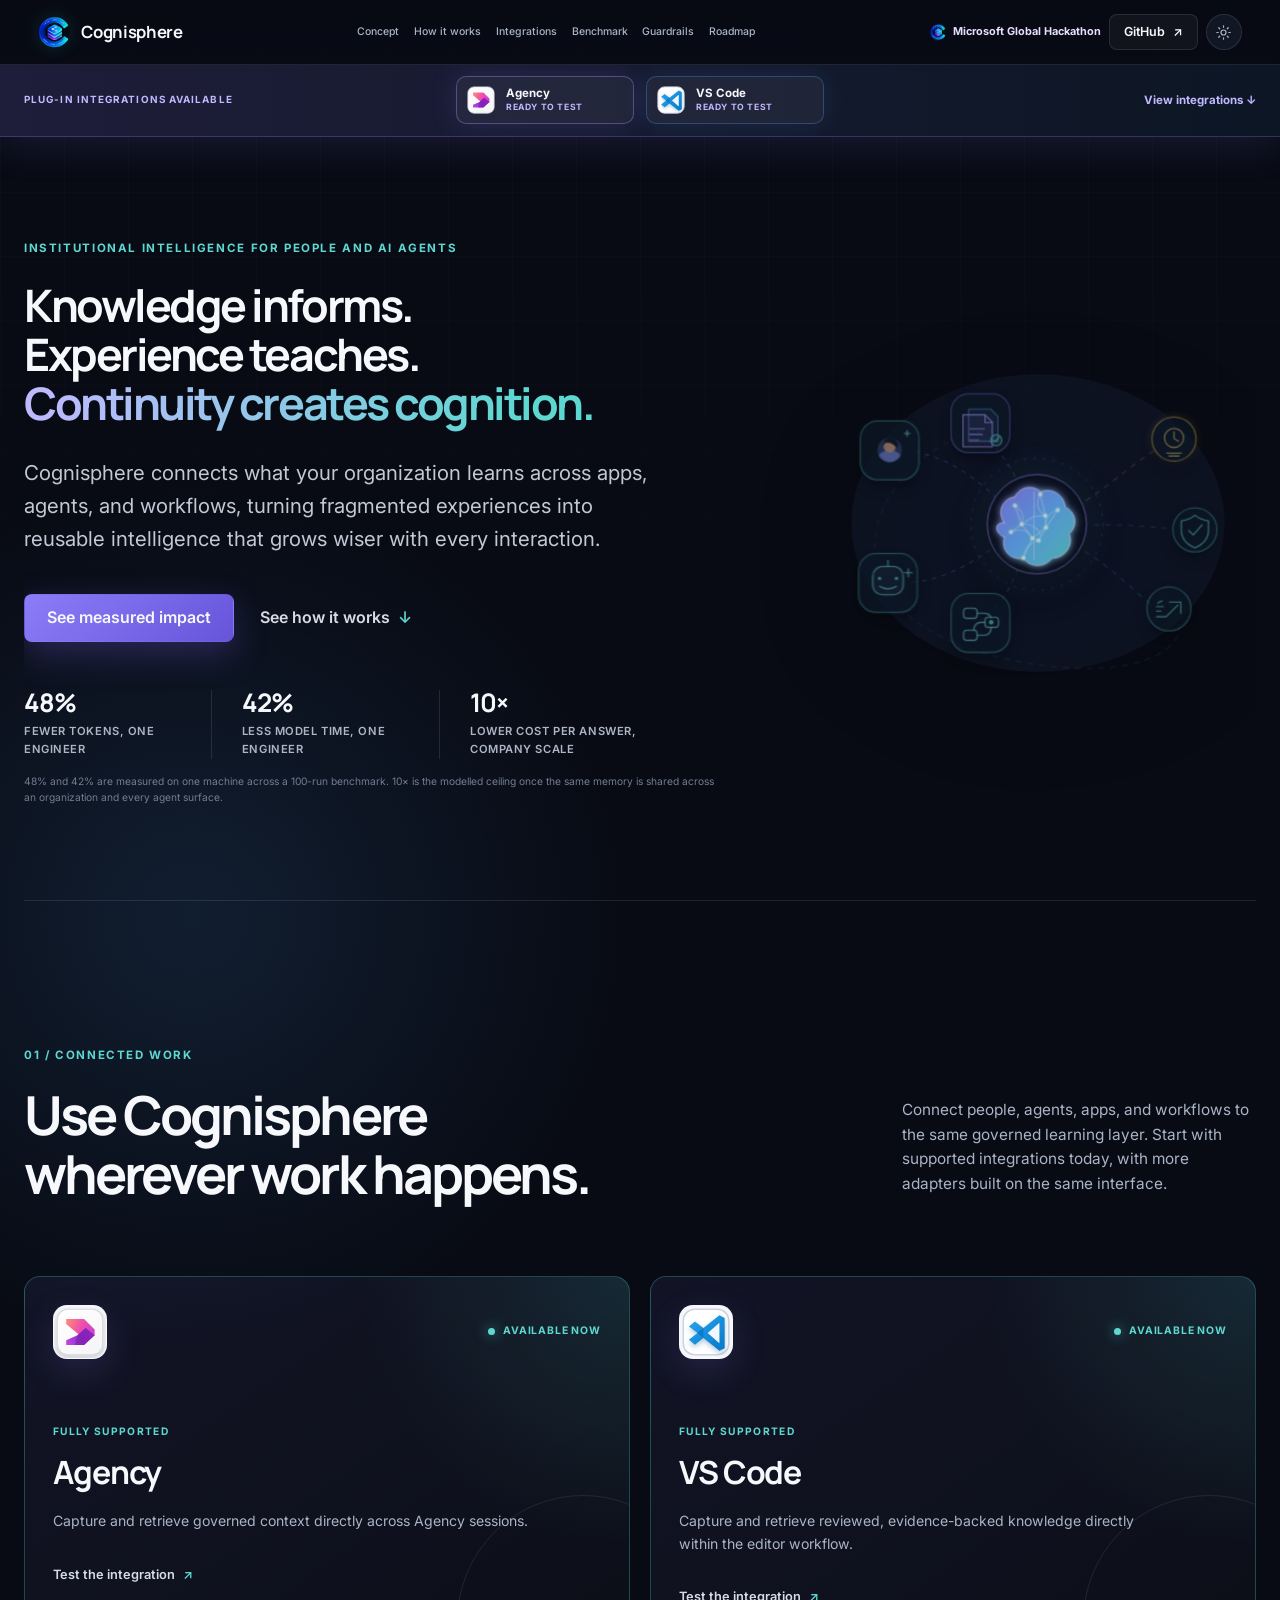
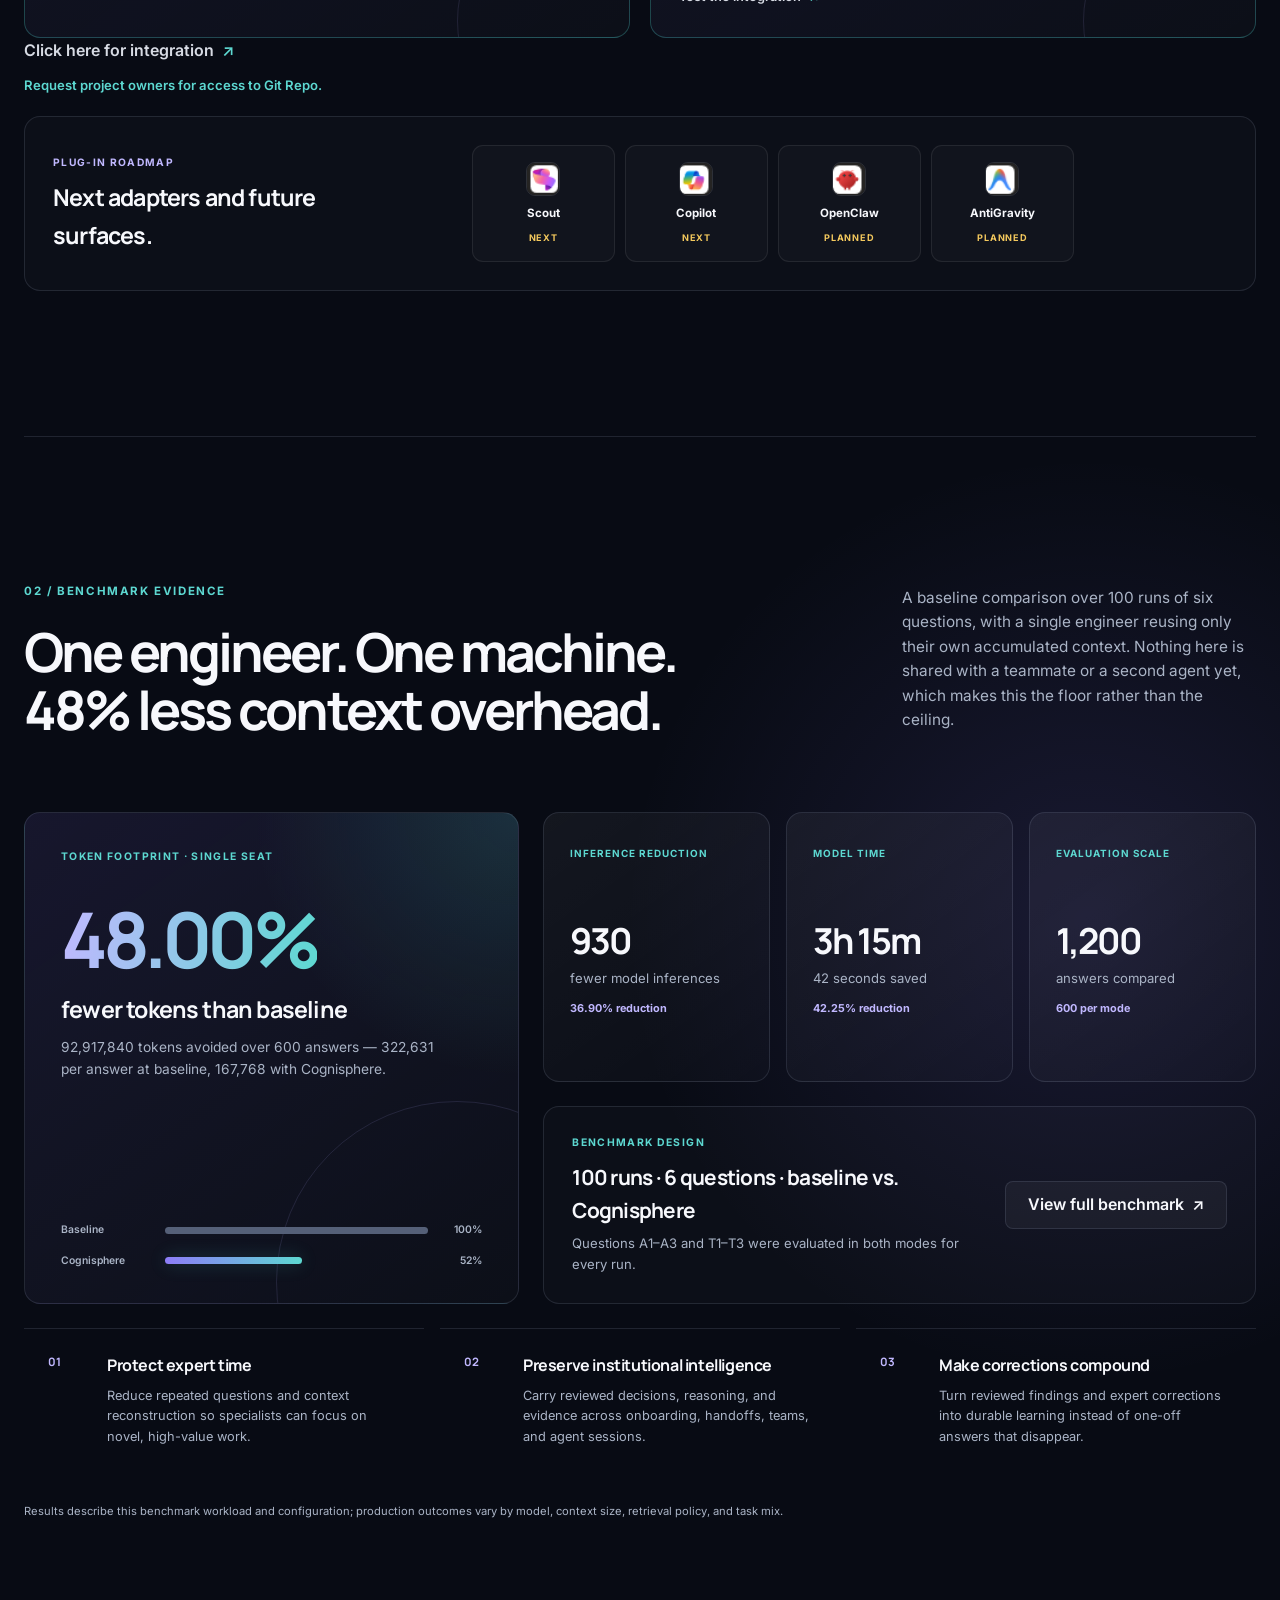
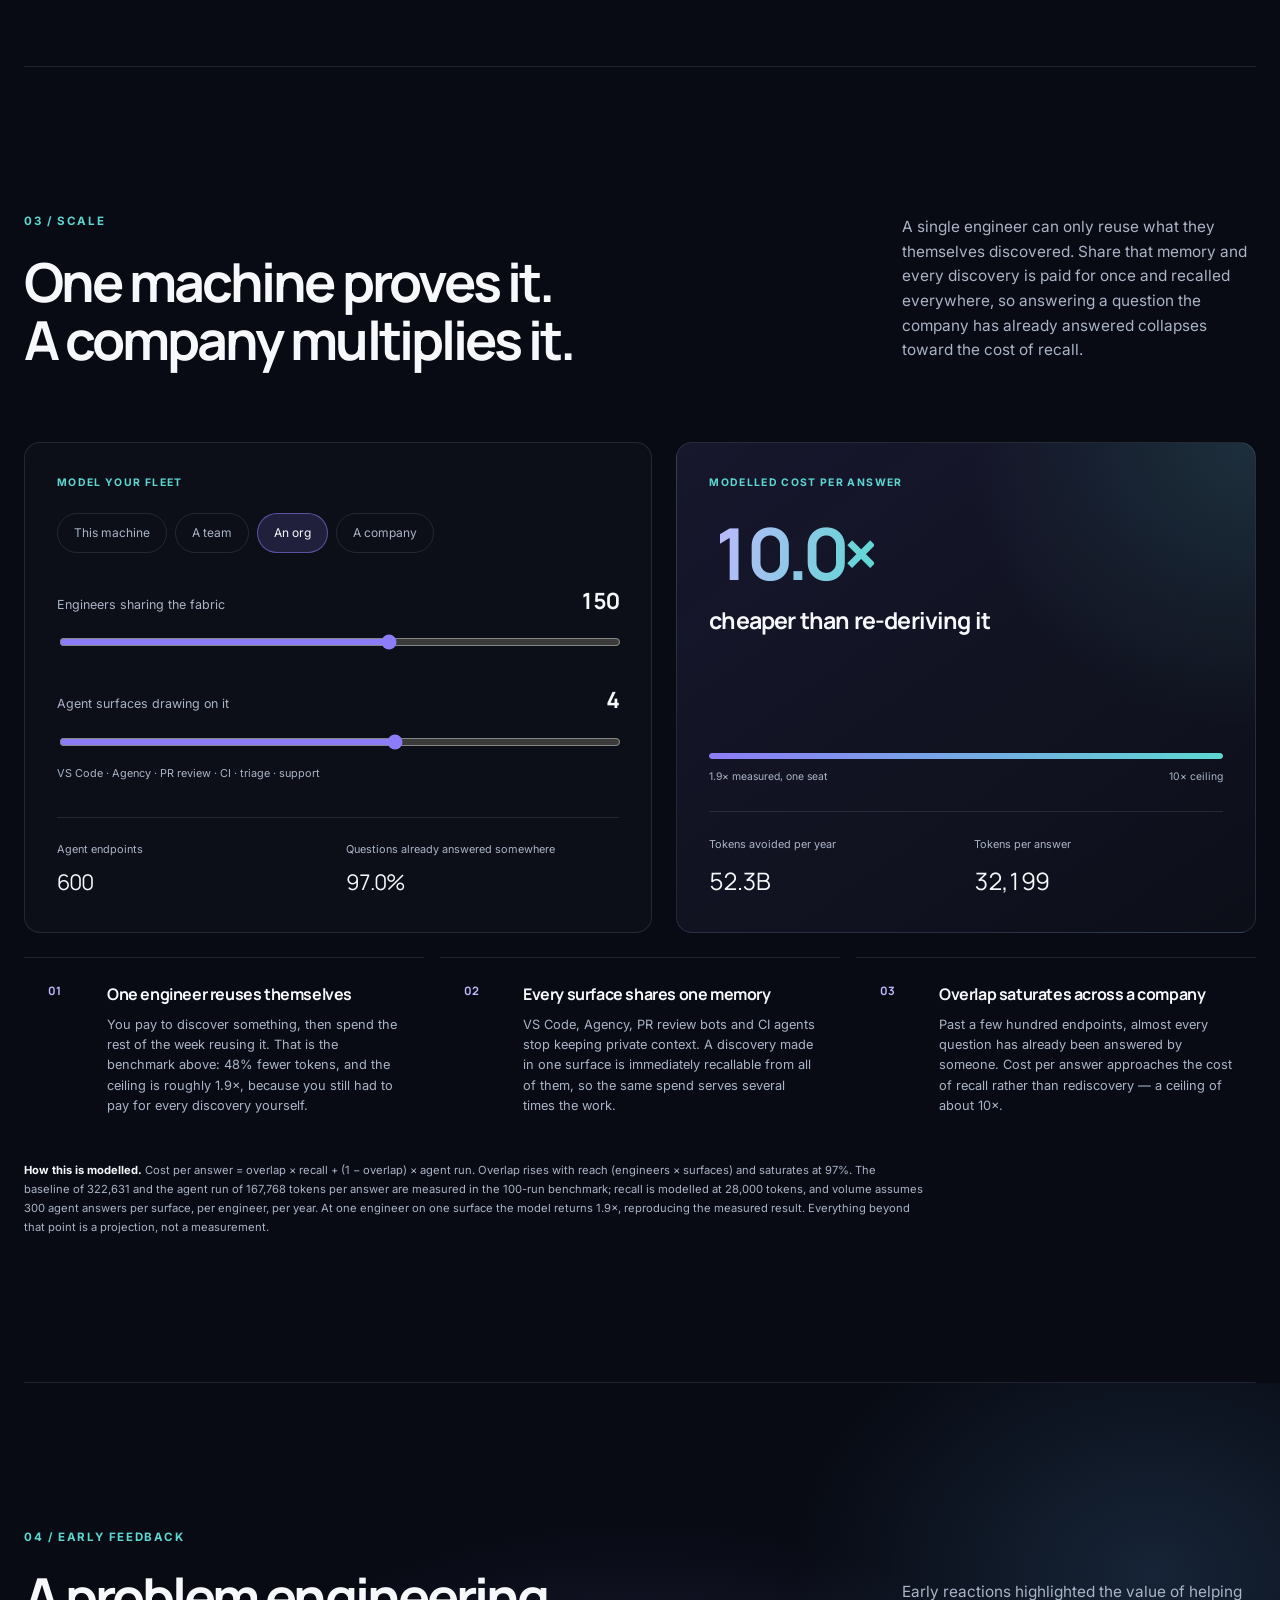
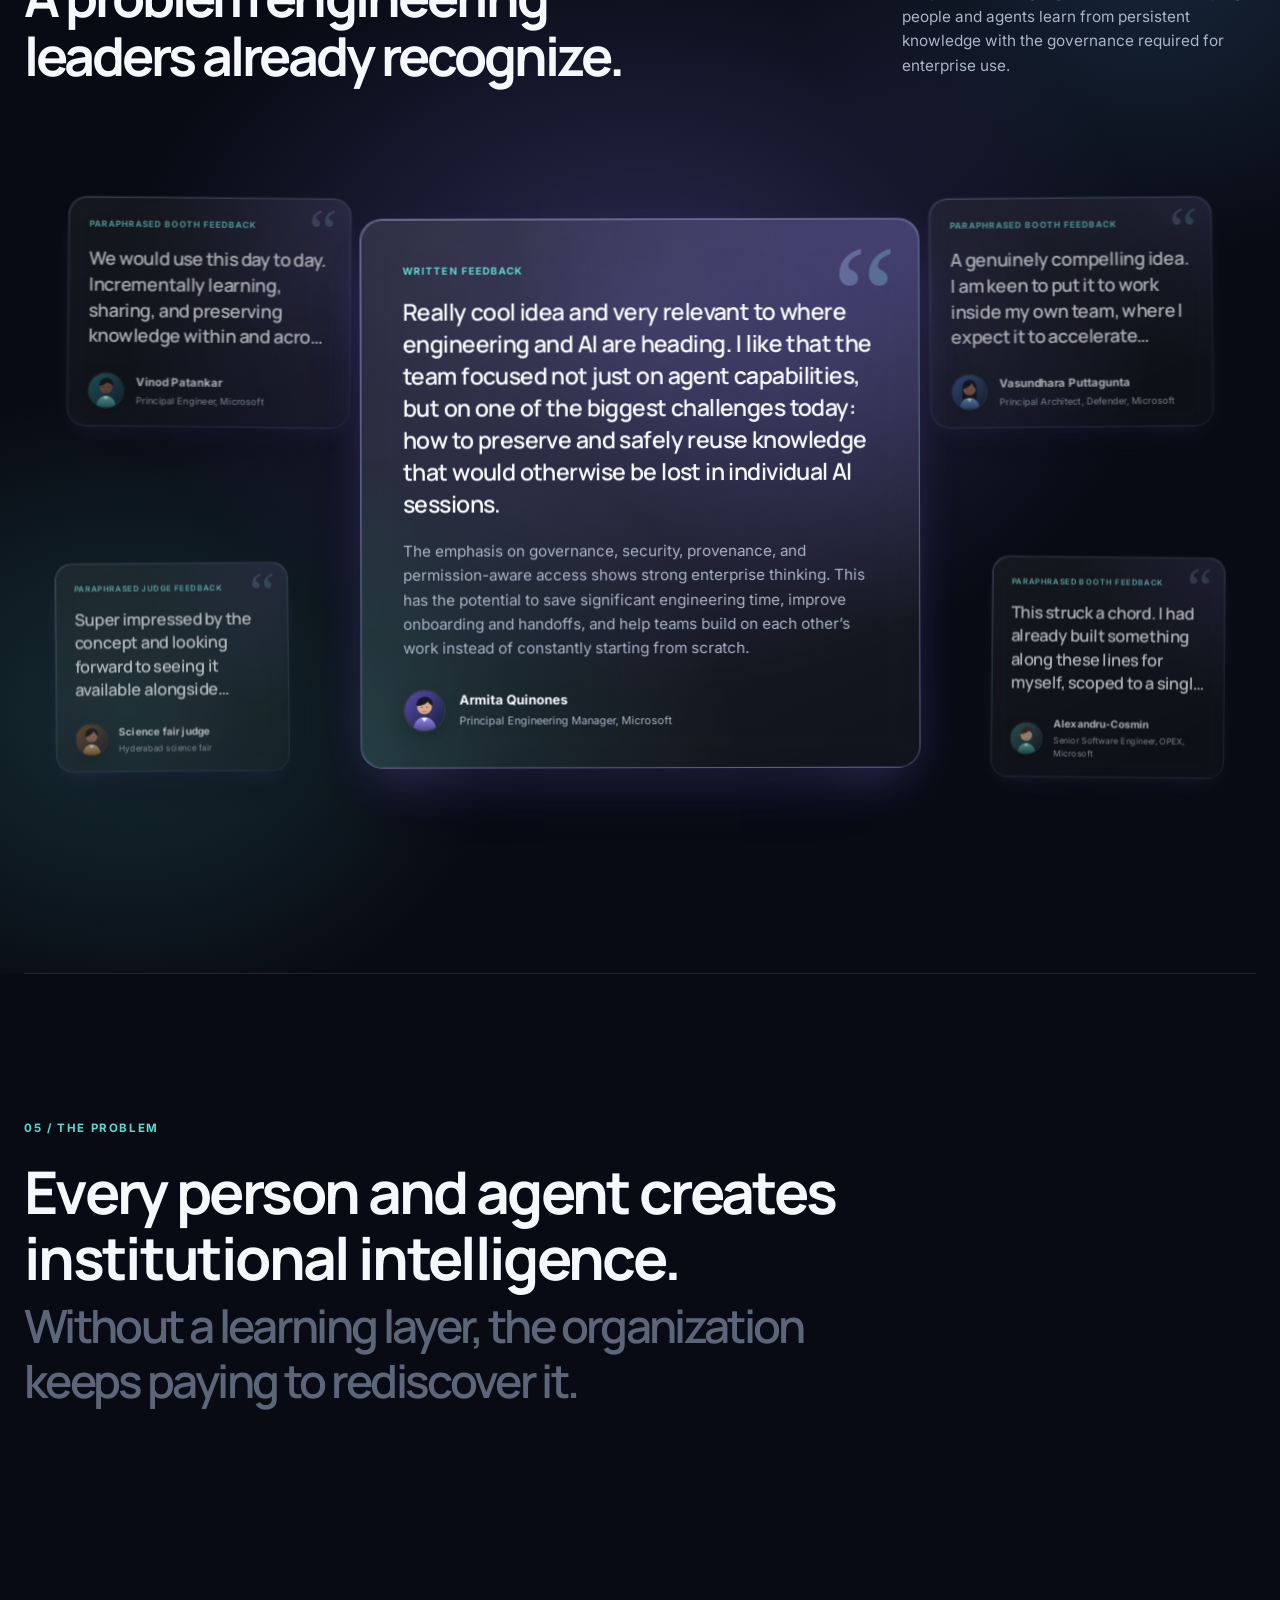
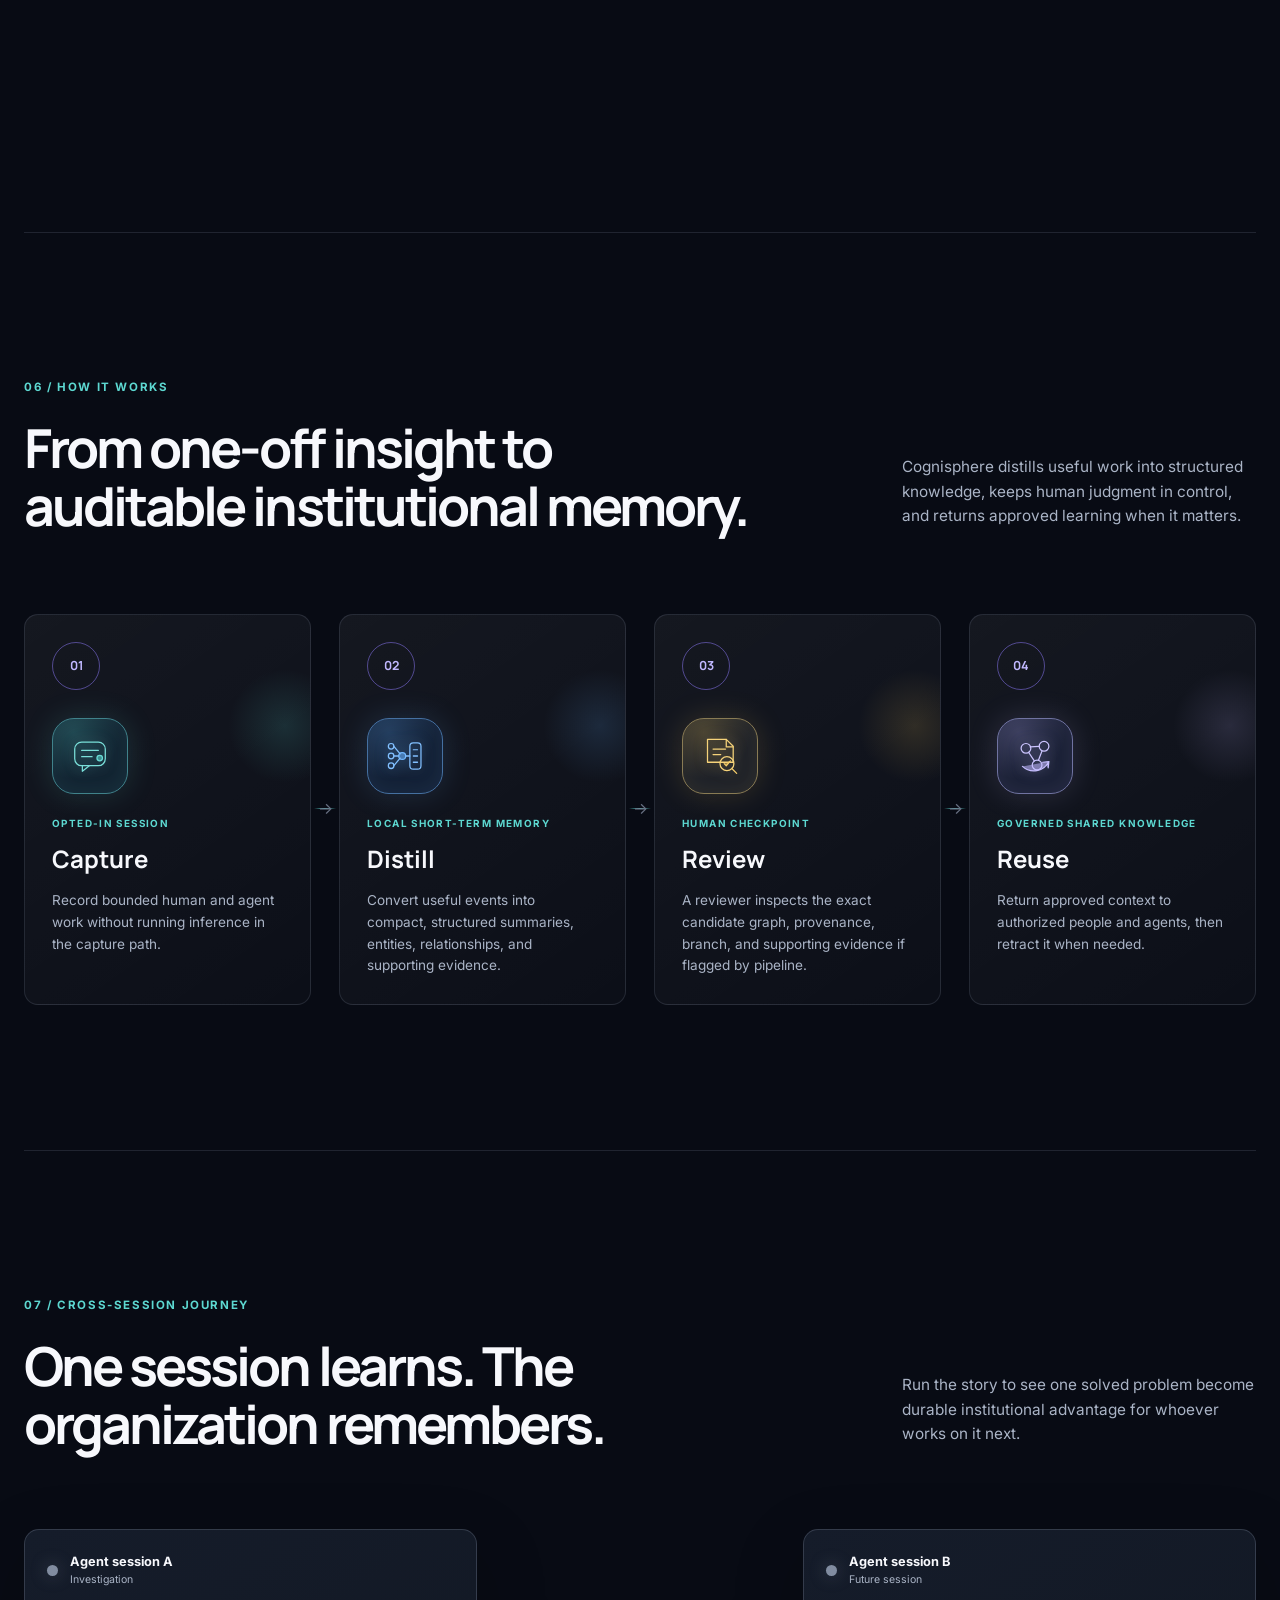
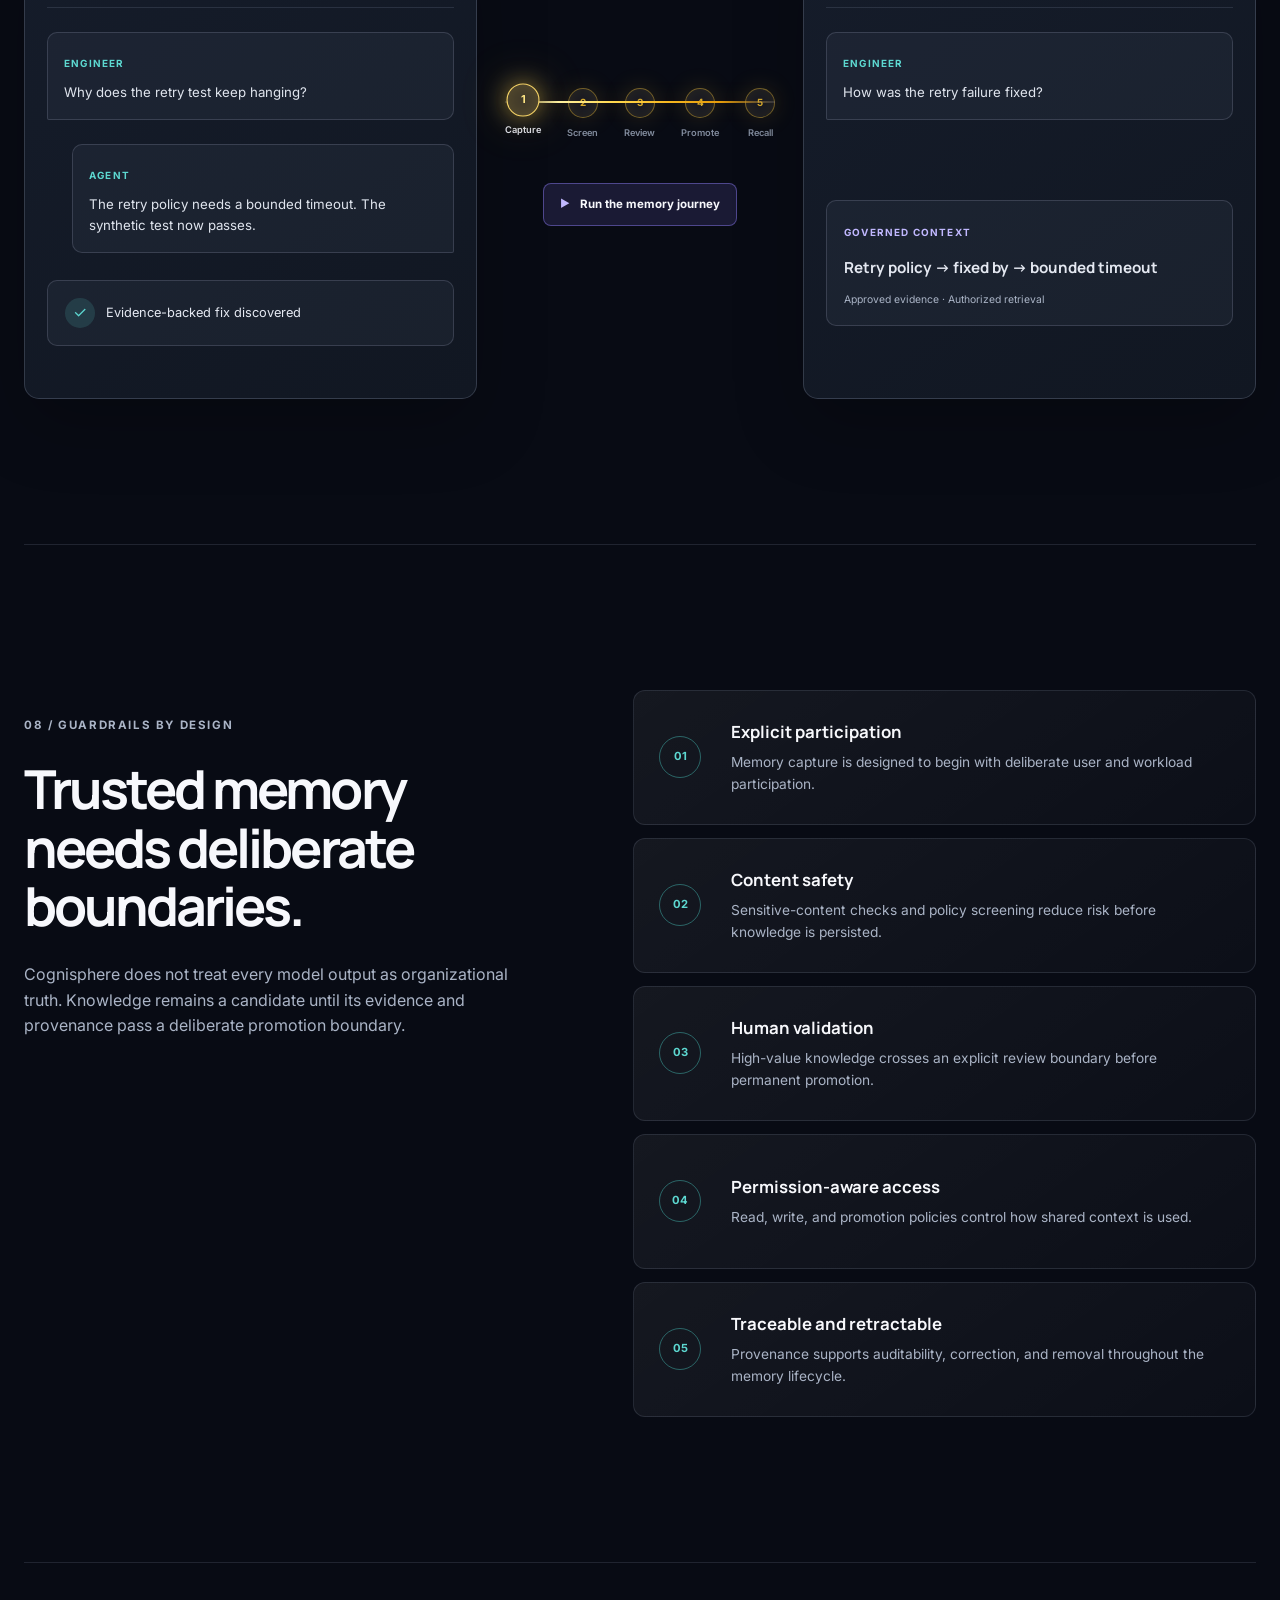
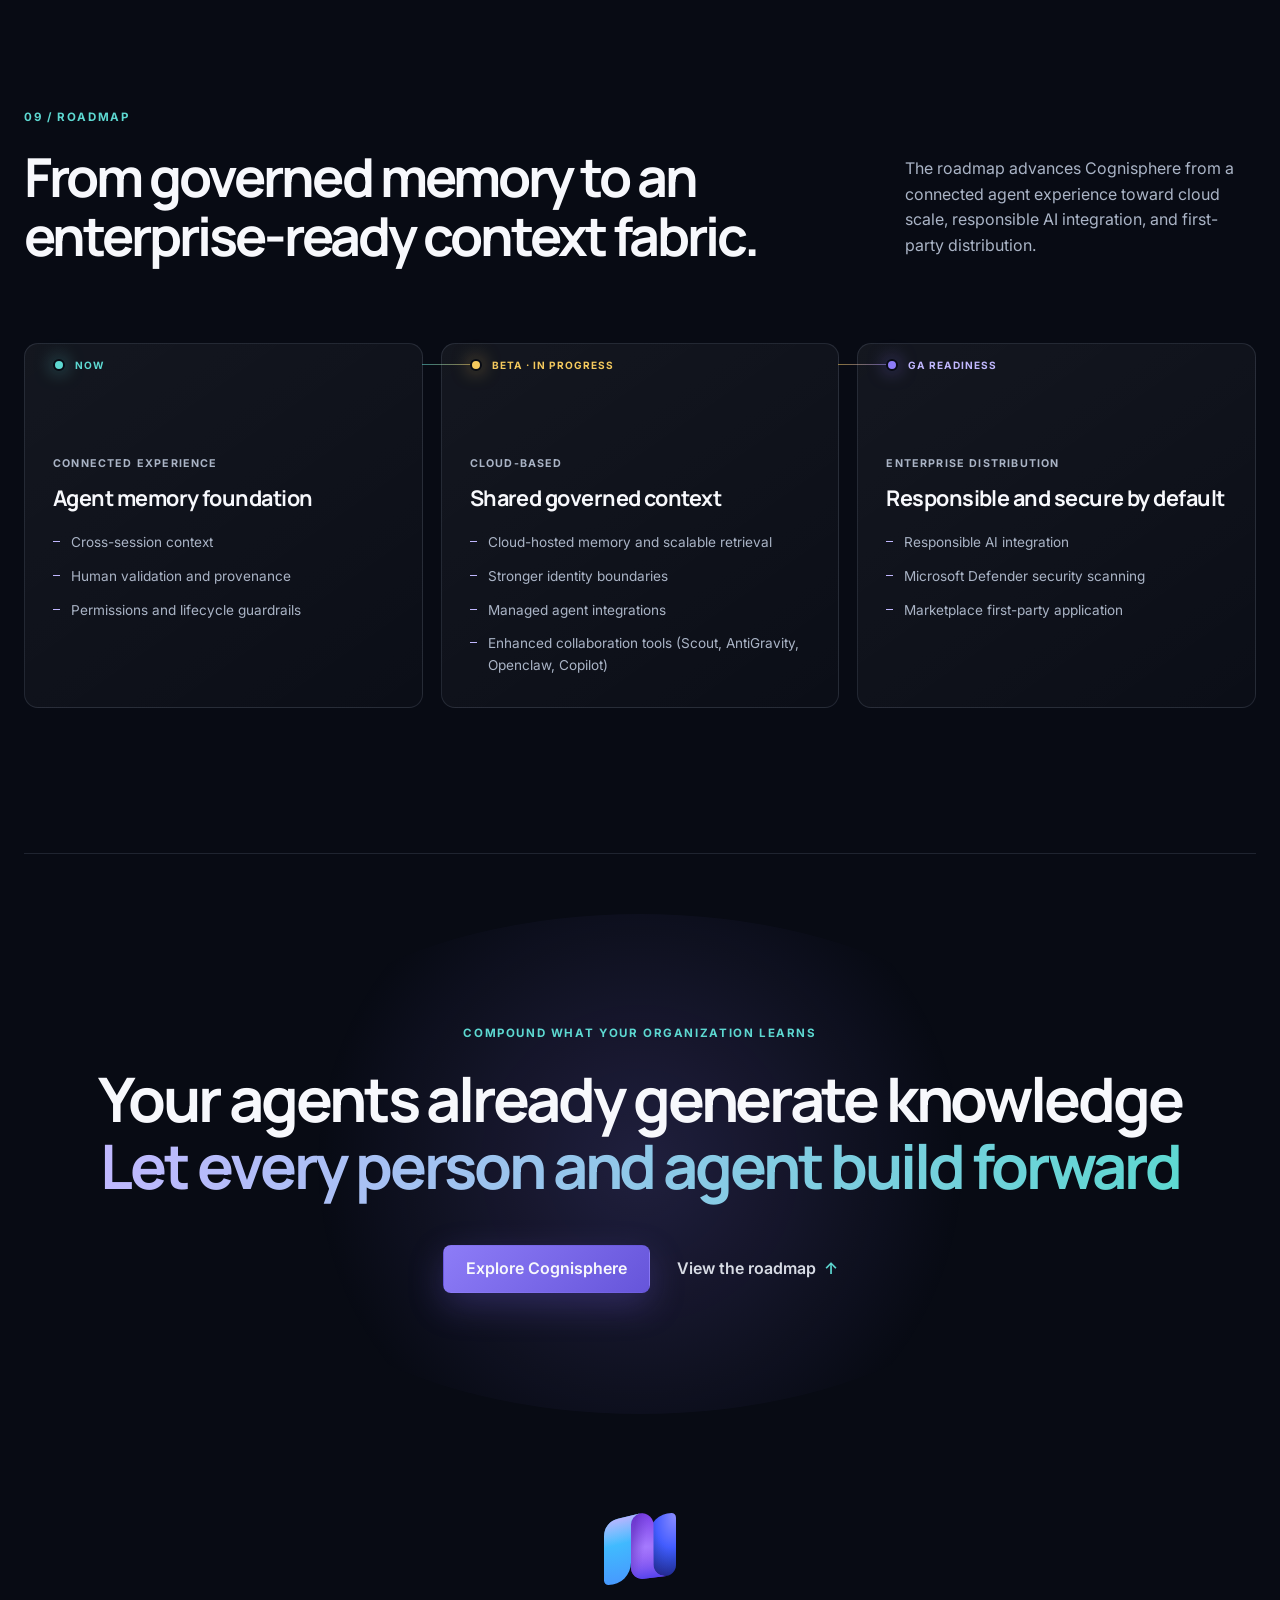
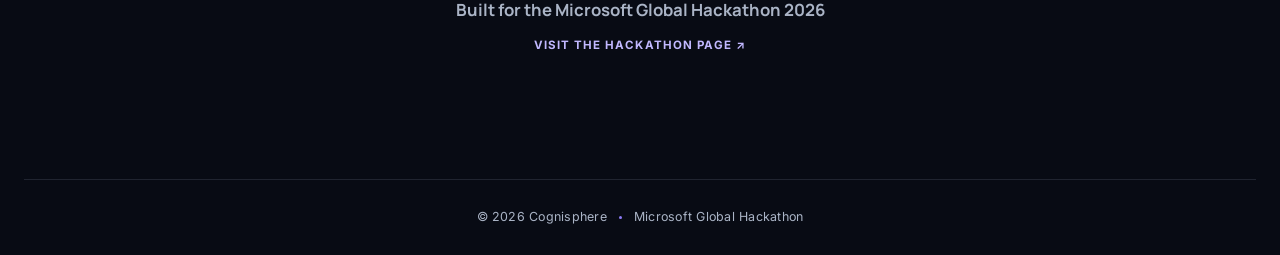
<file: docs/index.html>
<!doctype html>
<html lang="en">
<head>
  <meta charset="utf-8">
  <meta name="viewport" content="width=device-width, initial-scale=1">
  <meta name="description" content="Cognisphere turns expert decisions, discoveries, and corrections into governed institutional intelligence that people and AI agents can safely build on.">
  <meta name="theme-color" content="#070910">
  <script>
    try {
      const requestedTheme = new URLSearchParams(window.location.search).get("theme");
      const savedTheme = window.localStorage.getItem("cognisphere-theme");
      document.documentElement.dataset.theme =
        requestedTheme === "light" || requestedTheme === "dark"
          ? requestedTheme
          : savedTheme || "dark";
    } catch {
      document.documentElement.dataset.theme = "dark";
    }
  </script>
  <title>Cognisphere | Make Organizational Learning Compound</title>
  <link rel="icon" type="image/svg+xml" href="assets/cognisphere_logo.svg">
  <link rel="alternate icon" href="assets/cognisphere_logo.svg">
  <link rel="preconnect" href="https://fonts.googleapis.com">
  <link rel="preconnect" href="https://fonts.gstatic.com" crossorigin>
  <link href="https://fonts.googleapis.com/css2?family=Inter:wght@400;500;600;700&family=Manrope:wght@500;600;700;800&display=swap" rel="stylesheet">
  <link rel="stylesheet" href="styles.css?v=61">
</head>
<body>
  <div class="intro-loader" aria-hidden="true">
    <div class="intro-brand">
      <span class="intro-sphere"></span>
      <p>Cognisphere</p>
      <span>Initializing governed context</span>
      <div class="intro-progress"><i></i></div>
    </div>
  </div>
  <div class="scroll-progress" aria-hidden="true"><span></span></div>
  <div class="page-noise" aria-hidden="true"></div>
  <div class="cursor-glow" aria-hidden="true"></div>

  <header class="site-header">
    <a class="brand" href="#top" aria-label="Cognisphere home">
      <span class="brand-mark" aria-hidden="true">
        <img src="assets/cognisphere_logo.svg" alt="">
      </span>
      <span>Cognisphere</span>
    </a>

    <nav class="desktop-nav" aria-label="Primary navigation">
      <a href="#concept">Concept</a>
      <a href="#flow">How it works</a>
      <a href="#integrations">Integrations</a>
      <a href="#benchmark">Benchmark</a>
      <a href="#scale">Scale</a>
      <a href="#testimonials">Testimonials</a>
      <a href="#journey">Journey</a>
      <a href="#guardrails">Guardrails</a>
      <a href="#roadmap">Roadmap</a>
    </nav>

    <div class="header-actions">
      <a class="hackathon-link" href="https://innovation-studio.microsoft.com/events/hackathon2026/submissions/projects/proj-f20cc896-210d-4c29-8c43-3f7b3c57b31d" target="_blank" rel="noreferrer">
        <img class="header-hackathon-mark" src="assets/cognisphere_logo.svg" alt="" aria-hidden="true">
        Microsoft Global Hackathon
      </a>
      <a class="button button-small button-secondary" href="https://github.com/ppotti_microsoft/hack2026_cognisphere" target="_blank" rel="noreferrer">
        GitHub
        <span aria-hidden="true">↗</span>
      </a>
      <button class="theme-toggle" type="button" aria-label="Switch to light mode" title="Switch color theme">
        <svg class="theme-icon theme-icon-sun" viewBox="0 0 24 24" aria-hidden="true">
          <circle cx="12" cy="12" r="3.5"></circle>
          <path d="M12 2.5v2M12 19.5v2M2.5 12h2M19.5 12h2M5.3 5.3l1.4 1.4M17.3 17.3l1.4 1.4M18.7 5.3l-1.4 1.4M6.7 17.3l-1.4 1.4"></path>
        </svg>
        <svg class="theme-icon theme-icon-moon" viewBox="0 0 24 24" aria-hidden="true">
          <path d="M20 15.3A8.6 8.6 0 0 1 8.7 4a8.7 8.7 0 1 0 11.3 11.3Z"></path>
        </svg>
      </button>
    </div>
  </header>

  <main id="top">
    <aside class="availability-banner" aria-label="Available integrations">
      <div class="availability-banner-inner">
        <span class="availability-label">Plug-in integrations available</span>
        <div class="availability-products">
          <a class="availability-product availability-product-agency" href="#integrations">
            <img src="assets/integrations/agency.svg?v=2" alt="">
            <strong>Agency</strong>
            <small>Ready to test</small>
          </a>
          <a class="availability-product availability-product-vscode" href="#integrations">
            <img src="assets/integrations/vscode.svg" alt="">
            <strong>VS Code</strong>
            <small>Ready to test</small>
          </a>
        </div>
        <a href="#integrations">View integrations <span aria-hidden="true">↓</span></a>
      </div>
    </aside>

    <section class="hero section-shell">
      <div class="hero-orbit">
        <canvas id="memory-canvas" class="memory-canvas" hidden></canvas>
        <aside class="hero-learning-map story-active" role="button" tabindex="0" aria-label="Replay the continuous organizational learning flow">
          <svg class="knowledge-visual-svg learning-cycle-svg continuous-cognition-svg" viewBox="0 0 760 600" role="img" aria-label="Continuous organizational cognition" aria-describedby="knowledge-visual-desc">
            <desc id="knowledge-visual-desc">People, documents, AI agents, and workflows continuously contribute experience to Cognisphere. Cognisphere connects and remembers that experience, returns useful insight, decisions, and actions, then learns again from the outcome.</desc>
            <defs>
              <linearGradient id="cognition-flow" x1="0" y1="0" x2="1" y2="1">
                <stop stop-color="#8d7cf7"></stop>
                <stop offset=".5" stop-color="#67b2ff"></stop>
                <stop offset="1" stop-color="#5dd8d1"></stop>
              </linearGradient>
              <radialGradient id="cognition-core-fill">
                <stop stop-color="#27345c"></stop>
                <stop offset=".58" stop-color="#151d35"></stop>
                <stop offset="1" stop-color="#0b1120"></stop>
              </radialGradient>
              <radialGradient id="cognition-aura-fill">
                <stop stop-color="#8d7cf7" stop-opacity=".25"></stop>
                <stop offset=".5" stop-color="#5dd8d1" stop-opacity=".08"></stop>
                <stop offset="1" stop-color="#5dd8d1" stop-opacity="0"></stop>
              </radialGradient>
              <radialGradient id="outcome-warm">
                <stop stop-color="#fff7bf" stop-opacity=".88"></stop>
                <stop offset=".42" stop-color="#f4c95d" stop-opacity=".2"></stop>
                <stop offset="1" stop-color="#f4c95d" stop-opacity="0"></stop>
              </radialGradient>
              <filter id="cognition-glow" x="-100%" y="-100%" width="300%" height="300%">
                <feGaussianBlur stdDeviation="7" result="blur"></feGaussianBlur>
                <feMerge><feMergeNode in="blur"></feMergeNode><feMergeNode in="SourceGraphic"></feMergeNode></feMerge>
              </filter>
              <filter id="ecosystem-shadow" x="-60%" y="-60%" width="220%" height="220%">
                <feDropShadow dx="0" dy="13" stdDeviation="12" flood-color="#020611" flood-opacity=".34"></feDropShadow>
              </filter>
              <clipPath id="ecosystem-avatar"><circle cx="0" cy="0" r="22"></circle></clipPath>
            </defs>

            <ellipse class="continuous-backdrop" cx="380" cy="300" rx="330" ry="263"></ellipse>
            <ellipse class="ecosystem-orbit" cx="376" cy="300" rx="304" ry="235"></ellipse>
            <path id="continuous-feedback" class="continuous-feedback" d="M612 443C672 511 577 566 437 557C278 546 145 493 104 405C67 326 107 228 201 168C246 139 294 130 329 143"></path>
            <path class="continuous-feedback-echo" d="M600 457C615 511 520 535 420 526C290 515 184 477 141 418"></path>

            <path id="context-human" class="context-path context-path-a" d="M162 174C221 184 269 220 309 258"></path>
            <path id="context-document" class="context-path context-path-b" d="M278 143C311 168 334 202 347 235"></path>
            <path id="context-agent" class="context-path context-path-c" d="M157 405C219 399 267 368 307 339"></path>
            <path id="context-workflow" class="context-path context-path-d" d="M277 473C316 444 338 408 348 366"></path>

            <g class="ecosystem-node ecosystem-human interactive-node" tabindex="0" aria-label="People contribute decisions, discoveries, and corrections.">
              <rect x="65" y="119" width="104" height="104" rx="31"></rect>
              <g transform="translate(117 170)" clip-path="url(#ecosystem-avatar)">
                <circle r="22" fill="#33436c"></circle>
                <path d="M-25 25C-22 8-14 1 0 1s22 7 25 24Z" fill="#768ae0"></path>
                <circle cy="-6" r="11" fill="#d8a98a"></circle>
                <path d="M-12-7C-10-20-3-23 5-21c9 3 11 10 8 19C7-11 0-14-8-12c-1 2-2 4-4 5Z" fill="#181c2c"></path>
              </g>
              <path class="node-detail" d="M143 141h10M148 136v10"></path>
              <g class="cognition-tooltip cognition-tooltip-source" transform="translate(32 230)">
                <rect width="226" height="55" rx="13"></rect>
                <text x="113" y="22" text-anchor="middle">Human experience</text>
                <text x="113" y="40" text-anchor="middle">Decisions, discoveries, and corrections.</text>
              </g>
            </g>

            <g class="ecosystem-node ecosystem-document interactive-node" tabindex="0" aria-label="Documents contribute evidence and durable knowledge.">
              <rect x="226" y="71" width="104" height="104" rx="31"></rect>
              <path class="document-back" d="M257 98h39l13 13v44h-52Z"></path>
              <path class="document-front" d="M247 108h39l13 13v44h-52Z"></path>
              <path class="document-lines" d="M259 133h26M259 143h22M259 153h16M286 108v14h13"></path>
              <circle class="document-memory" cx="306" cy="153" r="10"></circle>
              <path class="node-check" d="m301 153 3 3 7-8"></path>
              <g class="cognition-tooltip cognition-tooltip-source" transform="translate(174 8)">
                <rect width="224" height="55" rx="13"></rect>
                <text x="112" y="22" text-anchor="middle">Evidence becomes durable</text>
                <text x="112" y="40" text-anchor="middle">Reviewed knowledge stays reusable.</text>
              </g>
            </g>

            <g class="ecosystem-node ecosystem-agent interactive-node" tabindex="0" aria-label="AI agents contribute solved work and useful context.">
              <rect x="62" y="354" width="104" height="104" rx="31"></rect>
              <rect class="agent-face" x="87" y="377" width="54" height="50" rx="17"></rect>
              <path class="agent-detail" d="M114 366v11M99 398h.1M129 398h.1M99 412c9 6 21 6 30 0M150 381v14M143 388h14"></path>
              <circle class="agent-dot" cx="99" cy="398" r="3"></circle>
              <circle class="agent-dot" cx="129" cy="398" r="3"></circle>
              <g class="cognition-tooltip cognition-tooltip-source" transform="translate(18 466)">
                <rect width="224" height="55" rx="13"></rect>
                <text x="112" y="22" text-anchor="middle">Solved work compounds</text>
                <text x="112" y="40" text-anchor="middle">Agents contribute useful context.</text>
              </g>
            </g>

            <g class="ecosystem-node ecosystem-workflow interactive-node" tabindex="0" aria-label="Applications and workflows contribute outcomes and feedback.">
              <rect x="226" y="425" width="104" height="104" rx="31"></rect>
              <rect class="workflow-box" x="248" y="451" width="24" height="18" rx="6"></rect>
              <rect class="workflow-box" x="286" y="467" width="24" height="18" rx="6"></rect>
              <rect class="workflow-box" x="248" y="490" width="24" height="18" rx="6"></rect>
              <path class="workflow-path" d="M272 460h13c7 0 12 5 12 8M286 476h-7c-8 0-13 6-13 14M272 499h13c7 0 12-6 12-14"></path>
              <circle class="workflow-dot" cx="297" cy="476" r="4"></circle>
              <g class="cognition-tooltip cognition-tooltip-source" transform="translate(190 535)">
                <rect width="236" height="55" rx="13"></rect>
                <text x="118" y="22" text-anchor="middle">Outcomes close the loop</text>
                <text x="118" y="40" text-anchor="middle">Apps return results and feedback.</text>
              </g>
            </g>

            <g class="continuous-core interactive-node" tabindex="0" aria-label="Cognisphere connects, understands, remembers, and evolves organizational experience.">
              <circle class="continuous-aura" cx="378" cy="302" r="145"></circle>
              <circle class="continuous-ring continuous-ring-outer" cx="378" cy="302" r="117"></circle>
              <circle class="continuous-ring continuous-ring-inner" cx="378" cy="302" r="102"></circle>
              <circle class="continuous-core-disc" cx="378" cy="302" r="88"></circle>
              <g class="continuous-brain" filter="url(#cognition-glow)">
                <path class="continuous-brain-shape" d="M326 282c-15-18-4-44 18-46 8-18 31-23 46-9 18-9 42 5 43 27 20 8 23 34 7 47 9 20-8 44-30 43-13 18-40 17-51 0-23 5-41-16-33-37-18-7-20-27 0-25Z"></path>
                <path class="neural-path neural-base" d="M344 251c13 8 17 20 12 33M389 231c-9 17-5 29 9 38M420 259c-15 4-23 16-21 31M337 298c16-8 31-3 38 11M356 284c16-2 29 6 34 21M359 344c2-17 12-27 27-31M378 226v121"></path>
                <path class="neural-path neural-growth neural-growth-a" d="M344 251 356 284 375 309 386 313"></path>
                <path class="neural-path neural-growth neural-growth-b" d="M389 231 398 269 399 290 386 313"></path>
                <path class="neural-path neural-growth neural-growth-c" d="M337 298 356 284 378 270 398 269"></path>
                <path class="neural-path neural-growth neural-growth-d" d="M359 344 375 309 399 290 420 259"></path>
                <g class="neural-nodes">
                  <circle cx="344" cy="251" r="4"></circle><circle cx="356" cy="284" r="4"></circle>
                  <circle cx="337" cy="298" r="4"></circle><circle cx="375" cy="309" r="4"></circle>
                  <circle cx="359" cy="344" r="4"></circle><circle cx="389" cy="231" r="4"></circle>
                  <circle cx="398" cy="269" r="4"></circle><circle cx="399" cy="290" r="4"></circle>
                  <circle cx="386" cy="313" r="4"></circle><circle cx="420" cy="259" r="4"></circle>
                </g>
              </g>
              <path class="memory-arc memory-arc-a" d="M322 378c34 29 83 34 121 12"></path>
              <path class="memory-arc memory-arc-b" d="M337 393c27 16 60 17 87 2"></path>
              <g class="cognition-tooltip cognition-tooltip-core" transform="translate(272 405)">
                <rect width="214" height="55" rx="13"></rect>
                <text x="107" y="22" text-anchor="middle">Connect · Understand · Remember</text>
                <text x="107" y="40" text-anchor="middle">Every interaction helps cognition evolve.</text>
              </g>
            </g>

            <path id="outcome-insight" class="outcome-path outcome-path-insight" d="M465 260C510 230 548 196 584 173"></path>
            <path id="outcome-decision" class="outcome-path outcome-path-decision" d="M480 303C533 303 571 305 613 310"></path>
            <path id="outcome-action" class="outcome-path outcome-path-action" d="M463 350C510 379 545 416 580 444"></path>

            <g class="outcome-node outcome-insight interactive-node" tabindex="0" aria-label="Use accumulated context to save tokens, model time, and repeated effort.">
              <circle class="outcome-halo" cx="621" cy="151" r="55"></circle>
              <circle class="outcome-surface" cx="621" cy="151" r="39"></circle>
              <circle class="outcome-icon warm-icon" cx="621" cy="149" r="17"></circle>
              <path class="outcome-icon warm-icon" d="M621 138v12l8 5M608 176h26M612 181h18"></path>
              <g class="cognition-tooltip cognition-tooltip-left" transform="translate(448 78)">
                <rect width="205" height="55" rx="13"></rect>
                <text x="102" y="22" text-anchor="middle">Less repeated work</text>
                <text x="102" y="40" text-anchor="middle">Save tokens, model time, and effort.</text>
              </g>
            </g>

            <g class="outcome-node outcome-decision interactive-node" tabindex="0" aria-label="Ground future work in governed evidence for stronger quality, attention, and security.">
              <circle class="outcome-surface" cx="658" cy="312" r="39"></circle>
              <path class="outcome-icon" d="M658 286c9 7 18 9 24 10v17c0 16-10 25-24 31-14-6-24-15-24-31v-17c7-1 16-3 24-10Zm-11 27 8 8 16-18"></path>
              <g class="cognition-tooltip cognition-tooltip-left" transform="translate(462 239)">
                <rect width="210" height="55" rx="13"></rect>
                <text x="105" y="22" text-anchor="middle">Better decisions, safely</text>
                <text x="105" y="40" text-anchor="middle">Improve quality, attention, and trust.</text>
              </g>
            </g>

            <g class="outcome-node outcome-action interactive-node" tabindex="0" aria-label="Resume with prior learning and decisions so people and agents can advance faster.">
              <circle class="outcome-surface" cx="612" cy="452" r="39"></circle>
              <path class="outcome-icon" d="M590 466h17l21-21M613 440h20v20M590 448h12M590 456h8M600 438a19 19 0 0 0-8 4"></path>
              <g class="cognition-tooltip cognition-tooltip-left" transform="translate(430 477)">
                <rect width="226" height="55" rx="13"></rect>
                <text x="113" y="22" text-anchor="middle">Pick up where learning left off</text>
                <text x="113" y="40" text-anchor="middle">Preserve decisions and advance faster.</text>
              </g>
            </g>

            <circle class="continuous-particle context-signal signal-a" r="4" filter="url(#cognition-glow)"><animateMotion dur="10s" repeatCount="indefinite"><mpath href="#context-human"></mpath></animateMotion></circle>
            <circle class="continuous-particle context-signal signal-b" r="4" filter="url(#cognition-glow)"><animateMotion begin="-2.5s" dur="10s" repeatCount="indefinite"><mpath href="#context-document"></mpath></animateMotion></circle>
            <circle class="continuous-particle context-signal signal-c" r="4" filter="url(#cognition-glow)"><animateMotion begin="-5s" dur="10s" repeatCount="indefinite"><mpath href="#context-agent"></mpath></animateMotion></circle>
            <circle class="continuous-particle context-signal signal-d" r="4" filter="url(#cognition-glow)"><animateMotion begin="-7.5s" dur="10s" repeatCount="indefinite"><mpath href="#context-workflow"></mpath></animateMotion></circle>
            <circle class="continuous-particle refined-signal refined-a" r="4.5" filter="url(#cognition-glow)"><animateMotion begin="-1.2s" dur="10s" repeatCount="indefinite"><mpath href="#outcome-insight"></mpath></animateMotion></circle>
            <circle class="continuous-particle refined-signal refined-b" r="4.5" filter="url(#cognition-glow)"><animateMotion begin="-4.5s" dur="10s" repeatCount="indefinite"><mpath href="#outcome-decision"></mpath></animateMotion></circle>
            <circle class="continuous-particle refined-signal refined-c" r="4.5" filter="url(#cognition-glow)"><animateMotion begin="-7.8s" dur="10s" repeatCount="indefinite"><mpath href="#outcome-action"></mpath></animateMotion></circle>
            <circle class="continuous-particle feedback-signal" r="5" filter="url(#cognition-glow)"><animateMotion begin="-2s" dur="10s" repeatCount="indefinite"><mpath href="#continuous-feedback"></mpath></animateMotion></circle>
          </svg>
        </aside>
      </div>

      <div class="hero-content">
        <p class="eyebrow reveal">Institutional intelligence for people and AI agents</p>
        <h1 class="reveal">
          <span class="hero-headline-lead">Knowledge informs.</span>
          <span class="hero-headline-mid">Experience teaches.</span>
          <span class="gradient-text">Continuity creates cognition.</span>
        </h1>
        <p class="hero-copy reveal">
          Cognisphere connects what your organization learns across apps, agents, and
          workflows, turning fragmented experiences into reusable intelligence that grows
          wiser with every interaction.
        </p>
        <div class="hero-actions reveal">
          <a class="button button-primary" href="#benchmark">See measured impact</a>
          <a class="text-link" href="#flow">See how it works <span aria-hidden="true">↓</span></a>
        </div>
        <dl class="hero-principles hero-proof reveal" aria-label="Measured single-engineer results and modelled company-scale ceiling">
          <div><dt>48%</dt><dd>fewer tokens, one engineer</dd></div>
          <div><dt>42%</dt><dd>less model time, one engineer</dd></div>
          <div class="hero-proof-scale"><dt>10&#215;</dt><dd>lower cost per answer, company scale</dd></div>
        </dl>
        <p class="hero-proof-note reveal">
          48% and 42% are measured on one machine across a 100-run benchmark.
          <a href="#scale">10&#215; is the modelled ceiling</a> once the same memory is shared
          across an organization and every agent surface.
        </p>
      </div>
    </section>

    <section id="integrations" class="integrations-section section-shell">
      <div class="section-heading reveal">
        <div>
          <p class="section-index">01 / Connected work</p>
          <h2>Use Cognisphere wherever work happens.</h2>
        </div>
        <p>
          Connect people, agents, apps, and workflows to the same governed learning layer.
          Start with supported integrations today, with more adapters built on the same interface.
        </p>
      </div>

      <div class="available-integrations" aria-label="Fully supported integrations">
        <article class="integration-card integration-card-live reveal motion-card">
          <div class="integration-card-topline">
            <span class="integration-logo">
              <img src="assets/integrations/agency.svg?v=2" alt="Agency logo">
            </span>
            <span class="integration-status"><i aria-hidden="true"></i> Available now</span>
          </div>
          <p class="integration-kicker">Fully supported</p>
          <h3>Agency</h3>
          <p>Capture and retrieve governed context directly across Agency sessions.</p>
          <a class="text-link" href="https://github.com/ppotti_microsoft/hack2026_cognisphere/releases" target="_blank" rel="noreferrer">Test the integration <span aria-hidden="true">↗</span></a>
        </article>

        <article class="integration-card integration-card-live reveal motion-card">
          <div class="integration-card-topline">
            <span class="integration-logo">
              <img src="assets/integrations/vscode.svg" alt="Visual Studio Code logo">
            </span>
            <span class="integration-status"><i aria-hidden="true"></i> Available now</span>
          </div>
          <p class="integration-kicker">Fully supported</p>
          <h3>VS Code</h3>
          <p>Capture and retrieve reviewed, evidence-backed knowledge directly within the editor workflow.</p>
          <a class="text-link" href="https://github.com/ppotti_microsoft/hack2026_cognisphere/releases" target="_blank" rel="noreferrer">Test the integration <span aria-hidden="true">↗</span></a>
        </article>
      </div>

      <a class="text-link" href="https://github.com/ppotti_microsoft/hack2026_cognisphere/releases/tag/v1.0.6-alpha" target="_blank" rel="noreferrer">Click here for integration <span aria-hidden="true">↗</span></a>
      <p class="integration-access-note">Request project owners for access to Git Repo.</p>

      <div class="planned-integrations reveal">
        <div>
          <p class="integration-kicker">Plug-in roadmap</p>
          <h3>Next adapters and future surfaces.</h3>
        </div>
        <ul aria-label="Planned CLI integrations">
          <li><span class="cli-mark"><img src="assets/integrations/scout.png" alt=""></span><strong>Scout</strong><small>Next</small></li>
          <li><span class="cli-mark"><img src="assets/integrations/copilot.png" alt=""></span><strong>Copilot</strong><small>Next</small></li>
          <li><span class="cli-mark"><img src="assets/integrations/openclaw.png" alt=""></span><strong>OpenClaw</strong><small>Planned</small></li>
          <li><span class="cli-mark"><img src="assets/integrations/antigravity.png" alt=""></span><strong>AntiGravity</strong><small>Planned</small></li>
        </ul>
      </div>
    </section>

    <section id="benchmark" class="benchmark-section section-shell">
      <div class="section-heading reveal">
        <div>
          <p class="section-index">02 / Benchmark evidence</p>
          <h2>One engineer. One machine. 48% less context overhead.</h2>
        </div>
        <p>
          A baseline comparison over 100 runs of six questions, with a single engineer reusing
          only their own accumulated context. Nothing here is shared with a teammate or a second
          agent yet, which makes this the floor rather than the ceiling.
        </p>
      </div>

      <div class="benchmark-summary">
        <article class="benchmark-primary reveal">
          <p class="benchmark-kicker">Token footprint &middot; single seat</p>
          <strong>48.00%</strong>
          <h3>fewer tokens than baseline</h3>
          <p>92,917,840 tokens avoided over 600 answers &mdash; 322,631 per answer at baseline, 167,768 with Cognisphere.</p>
          <div class="benchmark-bars" aria-label="Baseline token usage 100 percent; Cognisphere token usage 52 percent">
            <div>
              <span>Baseline</span>
              <i style="--benchmark-width: 100%"></i>
              <small>100%</small>
            </div>
            <div>
              <span>Cognisphere</span>
              <i style="--benchmark-width: 52%"></i>
              <small>52%</small>
            </div>
          </div>
        </article>

        <div class="benchmark-details">
          <div class="benchmark-stats">
            <article class="benchmark-stat reveal motion-card">
              <span>Inference reduction</span>
              <strong>930</strong>
              <p>fewer model inferences</p>
              <small>36.90% reduction</small>
            </article>
            <article class="benchmark-stat reveal motion-card">
              <span>Model time</span>
              <strong>3h 15m</strong>
              <p>42 seconds saved</p>
              <small>42.25% reduction</small>
            </article>
            <article class="benchmark-stat reveal motion-card">
              <span>Evaluation scale</span>
              <strong>1,200</strong>
              <p>answers compared</p>
              <small>600 per mode</small>
            </article>
          </div>

          <div class="benchmark-method reveal">
            <div>
              <p class="benchmark-kicker">Benchmark design</p>
              <h3>100 runs · 6 questions · baseline vs. Cognisphere</h3>
              <p>Questions A1–A3 and T1–T3 were evaluated in both modes for every run.</p>
            </div>
            <a class="button button-secondary" href="benchmark_100_runs.html" target="_blank" rel="noreferrer">
              View full benchmark
              <span aria-hidden="true">↗</span>
            </a>
          </div>
        </div>
      </div>

      <div class="benchmark-benefits reveal" aria-label="Cognisphere value beyond token reduction">
        <article>
          <span>01</span>
          <div>
            <h3>Protect expert time</h3>
            <p>Reduce repeated questions and context reconstruction so specialists can focus on novel, high-value work.</p>
          </div>
        </article>
        <article>
          <span>02</span>
          <div>
            <h3>Preserve institutional intelligence</h3>
            <p>Carry reviewed decisions, reasoning, and evidence across onboarding, handoffs, teams, and agent sessions.</p>
          </div>
        </article>
        <article>
          <span>03</span>
          <div>
            <h3>Make corrections compound</h3>
            <p>Turn reviewed findings and expert corrections into durable learning instead of one-off answers that disappear.</p>
          </div>
        </article>
      </div>

      <p class="benchmark-disclaimer reveal">
        Results describe this benchmark workload and configuration; production outcomes vary by model,
        context size, retrieval policy, and task mix.
      </p>
    </section>

    <section id="scale" class="scale-section section-shell">
      <div class="section-heading reveal">
        <div>
          <p class="section-index">03 / Scale</p>
          <h2>One machine proves it. A company multiplies it.</h2>
        </div>
        <p>
          A single engineer can only reuse what they themselves discovered. Share that memory and
          every discovery is paid for once and recalled everywhere, so answering a question the
          company has already answered collapses toward the cost of recall.
        </p>
      </div>

      <div class="scale-model reveal">
        <div class="scale-panel">
          <p class="benchmark-kicker">Model your fleet</p>

          <div class="scale-presets" role="group" aria-label="Fleet presets">
            <button type="button" data-scale-preset="1,1">This machine</button>
            <button type="button" data-scale-preset="12,3">A team</button>
            <button type="button" data-scale-preset="150,4">An org</button>
            <button type="button" data-scale-preset="5000,6">A company</button>
          </div>

          <div class="scale-field">
            <label for="scale-people">Engineers sharing the fabric</label>
            <output id="scale-people-value" for="scale-people">150</output>
            <input id="scale-people" type="range" min="0" max="100" value="59" step="1">
          </div>

          <div class="scale-field">
            <label for="scale-surfaces">Agent surfaces drawing on it</label>
            <output id="scale-surfaces-value" for="scale-surfaces">4</output>
            <input id="scale-surfaces" type="range" min="1" max="6" value="4" step="1">
            <p class="scale-hint">VS Code &middot; Agency &middot; PR review &middot; CI &middot; triage &middot; support</p>
          </div>

          <dl class="scale-derived">
            <div>
              <dt>Agent endpoints</dt>
              <dd data-scale-reach>600</dd>
            </div>
            <div>
              <dt>Questions already answered somewhere</dt>
              <dd data-scale-overlap>97.0%</dd>
            </div>
          </dl>
        </div>

        <div class="scale-result">
          <p class="benchmark-kicker">Modelled cost per answer</p>
          <strong><span data-scale-multiplier>10.0</span>&#215;</strong>
          <h3>cheaper than re-deriving it</h3>

          <div class="scale-gauge">
            <div class="scale-gauge-track">
              <i data-scale-gauge style="--scale-fill: 100%"></i>
            </div>
            <div class="scale-gauge-legend">
              <span>1.9&#215; measured, one seat</span>
              <span>10&#215; ceiling</span>
            </div>
          </div>

          <dl class="scale-outcomes">
            <div>
              <dt>Tokens avoided per year</dt>
              <dd data-scale-tokens>52.3B</dd>
            </div>
            <div>
              <dt>Tokens per answer</dt>
              <dd data-scale-cost>32,199</dd>
            </div>
          </dl>
        </div>
      </div>

      <div class="scale-ladder">
        <article class="reveal">
          <span>01</span>
          <div>
            <h3>One engineer reuses themselves</h3>
            <p>
              You pay to discover something, then spend the rest of the week reusing it. That is the
              benchmark above: 48% fewer tokens, and the ceiling is roughly 1.9&#215;, because you still
              had to pay for every discovery yourself.
            </p>
          </div>
        </article>
        <article class="reveal">
          <span>02</span>
          <div>
            <h3>Every surface shares one memory</h3>
            <p>
              VS Code, Agency, PR review bots and CI agents stop keeping private context. A discovery
              made in one surface is immediately recallable from all of them, so the same spend serves
              several times the work.
            </p>
          </div>
        </article>
        <article class="reveal">
          <span>03</span>
          <div>
            <h3>Overlap saturates across a company</h3>
            <p>
              Past a few hundred endpoints, almost every question has already been answered by someone.
              Cost per answer approaches the cost of recall rather than rediscovery &mdash; a ceiling of
              about 10&#215;.
            </p>
          </div>
        </article>
      </div>

      <p class="scale-note reveal">
        <strong>How this is modelled.</strong>
        Cost per answer = overlap &#215; recall + (1 &minus; overlap) &#215; agent run. Overlap rises with
        reach (engineers &#215; surfaces) and saturates at 97%. The baseline of 322,631 and the agent run of
        167,768 tokens per answer are measured in the 100-run benchmark; recall is modelled at 28,000
        tokens, and volume assumes 300 agent answers per surface, per engineer, per year. At one engineer
        on one surface the model returns 1.9&#215;, reproducing the measured result. Everything beyond that
        point is a projection, not a measurement.
      </p>
    </section>

    <section id="testimonials" class="testimonials-section section-shell">
      <div class="testimonials-aurora" aria-hidden="true"></div>

      <div class="section-heading reveal">
        <div>
          <p class="section-index">04 / Early feedback</p>
          <h2>A problem engineering leaders already recognize.</h2>
        </div>
        <p>
          Early reactions highlighted the value of helping people and agents learn from
          persistent knowledge with the governance required for enterprise use.
        </p>
      </div>

      <div class="testimonial-stage" data-testimonial-stage>
        <div class="testimonial-slot reveal" data-reveal-delay="0" data-name="Armita Quinones" style="--float-delay: 0s; --float-duration: 5.6s; --float-tilt: 0.55;">
        <article class="testimonial-card">
          <span class="testimonial-mark" aria-hidden="true">“</span>
          <p class="testimonial-context">Written feedback</p>
          <blockquote>
            Really cool idea and very relevant to where engineering and AI are heading.
            I like that the team focused not just on agent capabilities, but on one of the
            biggest challenges today: how to preserve and safely reuse knowledge that would
            otherwise be lost in individual AI sessions.
          </blockquote>
          <p class="testimonial-support">
            The emphasis on governance, security, provenance, and permission-aware access
            shows strong enterprise thinking. This has the potential to save significant
            engineering time, improve onboarding and handoffs, and help teams build on each
            other’s work instead of constantly starting from scratch.
          </p>
          <footer>
            <span class="testimonial-avatar testimonial-avatar-manager" aria-hidden="true">
              <img src="assets/testimonials/manager-avatar.svg" alt="">
            </span>
            <div>
              <strong>Armita Quinones</strong>
              <span>Principal Engineering Manager, Microsoft</span>
            </div>
          </footer>
        </article>
        </div>

        <div class="testimonial-slot reveal" data-reveal-delay="90" data-name="Vinod Patankar" style="--float-delay: -0.9s; --float-duration: 4.6s; --float-tilt: -1;">
        <article class="testimonial-card">
          <span class="testimonial-mark" aria-hidden="true">“</span>
          <p class="testimonial-context">Paraphrased booth feedback</p>
          <blockquote>
            We would use this day to day. Incrementally learning, sharing, and preserving
            knowledge within and across teams solves a very real engineering need.
          </blockquote>
          <footer>
            <span class="testimonial-avatar testimonial-avatar-leader" aria-hidden="true">
              <img src="assets/testimonials/leader-avatar.svg" alt="">
            </span>
            <div>
              <strong>Vinod Patankar</strong>
              <span>Principal Engineer, Microsoft</span>
            </div>
          </footer>
        </article>
        </div>

        <div class="testimonial-slot reveal" data-reveal-delay="180" data-name="Vasundhara Puttagunta" style="--float-delay: -2.4s; --float-duration: 5.2s; --float-tilt: 1;">
        <article class="testimonial-card">
          <span class="testimonial-mark" aria-hidden="true">“</span>
          <p class="testimonial-context">Paraphrased booth feedback</p>
          <blockquote>
            A genuinely compelling idea. I am keen to put it to work inside my own team,
            where I expect it to accelerate initiatives like Tigerlint.
          </blockquote>
          <footer>
            <span class="testimonial-avatar testimonial-avatar-architect" aria-hidden="true">
              <img src="assets/testimonials/architect-avatar.svg" alt="">
            </span>
            <div>
              <strong>Vasundhara Puttagunta</strong>
              <span>Principal Architect, Defender, Microsoft</span>
            </div>
          </footer>
        </article>
        </div>

        <div class="testimonial-slot reveal" data-reveal-delay="270" data-name="the Hyderabad science fair judge" style="--float-delay: -1.3s; --float-duration: 4.6s; --float-tilt: 1;">
        <article class="testimonial-card">
          <span class="testimonial-mark" aria-hidden="true">“</span>
          <p class="testimonial-context">Paraphrased judge feedback</p>
          <blockquote>
            Super impressed by the concept and looking forward to seeing it available
            alongside today’s Agency and GitHub Copilot capabilities.
          </blockquote>
          <footer>
            <span class="testimonial-avatar testimonial-avatar-judge" aria-hidden="true">
              <img src="assets/testimonials/judge-avatar.svg" alt="">
            </span>
            <div>
              <strong>Science fair judge</strong>
              <span>Hyderabad science fair</span>
            </div>
          </footer>
        </article>
        </div>

        <div class="testimonial-slot reveal" data-reveal-delay="360" data-name="Alexandru-Cosmin" style="--float-delay: -2.8s; --float-duration: 5.2s; --float-tilt: -1;">
        <article class="testimonial-card">
          <span class="testimonial-mark" aria-hidden="true">“</span>
          <p class="testimonial-context">Paraphrased booth feedback</p>
          <blockquote>
            This struck a chord. I had already built something along these lines for myself,
            scoped to a single user rather than a team or an organisation, so my agents could
            pick up existing context instead of relearning everything from zero. Seeing the
            same idea applied at org scale is where the real value shows up.
          </blockquote>
          <footer>
            <span class="testimonial-avatar testimonial-avatar-engineer" aria-hidden="true">
              <img src="assets/testimonials/engineer-avatar.svg" alt="">
            </span>
            <div>
              <strong>Alexandru-Cosmin</strong>
              <span>Senior Software Engineer, OPEX, Microsoft</span>
            </div>
          </footer>
        </article>
        </div>
      </div>
    </section>

    <section id="concept" class="statement-section section-shell">
      <p class="section-index">05 / The problem</p>
      <div class="statement reveal">
        <p>Every person and agent creates institutional intelligence.</p>
        <p class="muted">Without a learning layer, the organization keeps paying to rediscover it.</p>
      </div>
      <div class="problem-grid">
        <article class="glass-card reveal motion-card">
          <span class="card-number">01</span>
          <h2>Expertise stays trapped</h2>
          <p>Valuable decisions, reasoning, and discoveries remain in people’s heads or isolated sessions.</p>
        </article>
        <article class="glass-card reveal motion-card">
          <span class="card-number">02</span>
          <h2>Questions get answered again</h2>
          <p>People and agents spend time rebuilding context and re-deriving conclusions the organization already earned.</p>
        </article>
        <article class="glass-card reveal motion-card">
          <span class="card-number">03</span>
          <h2>Raw memory creates risk</h2>
          <p>Unreviewed context can expose data or preserve errors.</p>
        </article>
      </div>
    </section>

    <section id="flow" class="flow-section section-shell">
      <div class="section-heading reveal">
        <div>
          <p class="section-index">06 / How it works</p>
          <h2>From one-off insight to auditable institutional memory.</h2>
        </div>
        <p>Cognisphere distills useful work into structured knowledge, keeps human judgment in control, and returns approved learning when it matters.</p>
      </div>

      <div class="flow-track" role="list" aria-label="Cognisphere memory workflow">
        <article class="flow-step reveal motion-card" role="listitem">
          <span class="step-icon">01</span>
          <div class="step-symbol step-symbol-capture" aria-hidden="true">
            <svg viewBox="0 0 72 72">
              <rect x="14" y="16" width="44" height="34" rx="10"></rect>
              <path d="M25 50v8l10-8M24 28h24M24 37h15"></path>
              <circle class="step-symbol-accent" cx="50" cy="39" r="4"></circle>
            </svg>
          </div>
          <p class="step-label">Opted-in session</p>
          <h3>Capture</h3>
          <p>Record bounded human and agent work without running inference in the capture path.</p>
        </article>
        <div class="flow-connector" aria-hidden="true"></div>
        <article class="flow-step reveal motion-card" role="listitem">
          <span class="step-icon">02</span>
          <div class="step-symbol step-symbol-distill" aria-hidden="true">
            <svg viewBox="0 0 72 72">
              <circle cx="16" cy="22" r="4"></circle>
              <circle cx="16" cy="36" r="4"></circle>
              <circle cx="16" cy="50" r="4"></circle>
              <circle class="step-symbol-accent" cx="32" cy="36" r="5"></circle>
              <rect x="43" y="17" width="16" height="38" rx="5"></rect>
              <path d="M20 22 29 33M20 36h7M20 50l9-11M37 36h6M48 27h6M48 36h6M48 45h6"></path>
            </svg>
          </div>
          <p class="step-label">Local short-term memory</p>
          <h3>Distill</h3>
          <p>Convert useful events into compact, structured summaries, entities, relationships, and supporting evidence.</p>
        </article>
        <div class="flow-connector" aria-hidden="true"></div>
        <article class="flow-step reveal motion-card" role="listitem">
          <span class="step-icon">03</span>
          <div class="step-symbol step-symbol-review" aria-hidden="true">
            <svg viewBox="0 0 72 72">
              <path d="M18 12h27l10 10v23H18Z"></path>
              <path d="M45 12v11h10M26 26h18M26 34h11"></path>
              <circle cx="46" cy="47" r="10"></circle>
              <path class="step-symbol-accent" d="m53 54 7 7M42 47l3 3 6-7"></path>
            </svg>
          </div>
          <p class="step-label">Human checkpoint</p>
          <h3>Review</h3>
          <p>A reviewer inspects the exact candidate graph, provenance, branch, and supporting evidence if flagged by pipeline.</p>
        </article>
        <div class="flow-connector" aria-hidden="true"></div>
        <article class="flow-step reveal motion-card" role="listitem">
          <span class="step-icon">04</span>
          <div class="step-symbol step-symbol-reuse" aria-hidden="true">
            <svg viewBox="0 0 72 72">
              <circle cx="23" cy="25" r="7"></circle>
              <circle cx="49" cy="22" r="7"></circle>
              <circle cx="39" cy="49" r="7"></circle>
              <path d="m29 23 13-1M27 31l8 12M46 29l-5 13"></path>
              <path class="step-symbol-accent" d="M18 51a24 24 0 0 0 38-7M55 53l1-9-9 1"></path>
            </svg>
          </div>
          <p class="step-label">Governed shared knowledge</p>
          <h3>Reuse</h3>
          <p>Return approved context to authorized people and agents, then retract it when needed.</p>
        </article>
      </div>
    </section>

    <section id="journey" class="journey-section section-shell">
      <div class="section-heading reveal">
        <div>
          <p class="section-index">07 / Cross-session journey</p>
          <h2>One session learns. The organization remembers.</h2>
        </div>
        <p>Run the story to see one solved problem become durable institutional advantage for whoever works on it next.</p>
      </div>

      <div class="journey-stage reveal" data-journey-phase="0">
        <div class="session-window session-a">
          <div class="session-title">
            <span class="session-light"></span>
            <div><p>Agent session A</p><span>Investigation</span></div>
          </div>
          <div class="session-message" data-journey-scene="0">
            <span>Engineer</span>
            <p>Why does the retry test keep hanging?</p>
          </div>
          <div class="session-message agent-message" data-journey-scene="1">
            <span>Agent</span>
            <p>The retry policy needs a bounded timeout. The synthetic test now passes.</p>
          </div>
          <div class="session-result" data-journey-result="source" data-journey-scene="2">
            <span>✓</span>
            <p>Evidence-backed fix discovered</p>
          </div>
        </div>

        <div class="journey-pipeline" aria-label="Governed memory pipeline">
          <div class="journey-line"><i></i></div>
          <div class="journey-checkpoints">
            <div class="journey-checkpoint active" data-journey-step="0"><span>1</span><p>Capture</p></div>
            <div class="journey-checkpoint" data-journey-step="1"><span>2</span><p>Screen</p></div>
            <div class="journey-checkpoint" data-journey-step="2"><span>3</span><p>Review</p></div>
            <div class="journey-checkpoint" data-journey-step="3"><span>4</span><p>Promote</p></div>
            <div class="journey-checkpoint" data-journey-step="4"><span>5</span><p>Recall</p></div>
          </div>
          <button class="journey-control" type="button" id="run-journey">
            <span class="journey-control-icon">▶</span>
            <span class="journey-control-text">Run the memory journey</span>
          </button>
        </div>

        <div class="session-window session-b">
          <div class="session-title">
            <span class="session-light"></span>
            <div><p>Agent session B</p><span>Future session</span></div>
          </div>
          <div class="session-message" data-journey-scene="3">
            <span>Engineer</span>
            <p>How was the retry failure fixed?</p>
          </div>
          <div class="session-memory" data-journey-result="memory" data-journey-scene="4">
            <span>Governed context</span>
            <p>Retry policy → fixed by → bounded timeout</p>
            <small>Approved evidence · Authorized retrieval</small>
          </div>
        </div>
      </div>
    </section>

    <section id="guardrails" class="governance-section section-shell">
      <div class="governance-copy reveal">
        <p class="section-index">08 / Guardrails by design</p>
        <h2>Trusted memory needs deliberate boundaries.</h2>
        <p>
          Cognisphere does not treat every model output as organizational truth. Knowledge remains a
          candidate until its evidence and provenance pass a deliberate promotion boundary.
        </p>
      </div>

      <div class="control-stack">
        <article class="control-card reveal">
          <span class="control-status">01</span>
          <div><h3>Explicit participation</h3><p>Memory capture is designed to begin with deliberate user and workload participation.</p></div>
        </article>
        <article class="control-card reveal">
          <span class="control-status">02</span>
          <div><h3>Content safety</h3><p>Sensitive-content checks and policy screening reduce risk before knowledge is persisted.</p></div>
        </article>
        <article class="control-card reveal">
          <span class="control-status">03</span>
          <div><h3>Human validation</h3><p>High-value knowledge crosses an explicit review boundary before permanent promotion.</p></div>
        </article>
        <article class="control-card reveal">
          <span class="control-status">04</span>
          <div><h3>Permission-aware access</h3><p>Read, write, and promotion policies control how shared context is used.</p></div>
        </article>
        <article class="control-card reveal">
          <span class="control-status">05</span>
          <div><h3>Traceable and retractable</h3><p>Provenance supports auditability, correction, and removal throughout the memory lifecycle.</p></div>
        </article>
      </div>
    </section>

   <section id="roadmap" class="roadmap-section section-shell">
      <p class="section-index">09 / Roadmap</p>
      <div class="roadmap-statement reveal">
        <h2>From governed memory to an enterprise-ready context fabric.</h2>
        <p>
          The roadmap advances Cognisphere from a connected agent experience toward
          cloud scale, responsible AI integration, and first-party distribution.
        </p>
      </div>
      <div class="roadmap-track">
        <article class="roadmap-card roadmap-now reveal motion-card">
          <div class="roadmap-marker"><span></span><small>Now</small></div>
          <p class="roadmap-phase">Connected experience</p>
          <h3>Agent memory foundation</h3>
          <ul>
            <li>Cross-session context</li>
            <li>Human validation and provenance</li>
            <li>Permissions and lifecycle guardrails</li>
          </ul>
        </article>
        <article class="roadmap-card roadmap-beta reveal motion-card">
          <div class="roadmap-marker"><span></span><small>Beta · In progress</small></div>
          <p class="roadmap-phase">Cloud-based</p>
          <h3>Shared governed context</h3>
          <ul>
            <li>Cloud-hosted memory and scalable retrieval</li>
            <li>Stronger identity boundaries</li>
            <li>Managed agent integrations</li>
            <li>Enhanced collaboration tools (Scout, AntiGravity, Openclaw, Copilot)</li>
          </ul>
        </article>
        <article class="roadmap-card roadmap-ga reveal motion-card">
          <div class="roadmap-marker"><span></span><small>GA readiness</small></div>
          <p class="roadmap-phase">Enterprise distribution</p>
          <h3>Responsible and secure by default</h3>
          <ul>
            <li>Responsible AI integration</li>
            <li>Microsoft Defender security scanning</li>
            <li>Marketplace first-party application</li>
          </ul>
        </article>
      </div>
    </section>

    <section class="final-pitch section-shell">
      <div class="final-pitch-glow" aria-hidden="true"></div>
      <p class="section-index reveal">Compound what your organization learns</p>
      <h2 class="reveal">Your agents already generate knowledge<br><span>Let every person and agent build forward</span></h2>
      <div class="final-actions reveal">
        <a class="button button-primary" href="https://github.com/ppotti_microsoft/hack2026_cognisphere" target="_blank" rel="noreferrer">Explore Cognisphere</a>
        <a class="text-link" href="#roadmap">View the roadmap <span aria-hidden="true">↑</span></a>
      </div>
    </section>

    <section class="hackathon-finale section-shell" aria-label="Microsoft Global Hackathon">
      <a href="https://innovation-studio.microsoft.com/events/hackathon2026/submissions/projects/proj-f20cc896-210d-4c29-8c43-3f7b3c57b31d" target="_blank" rel="noreferrer" class="hackathon-finale-link reveal">
        <img class="finale-mark" src="assets/hackathon-mark.svg" alt="" aria-hidden="true">
        <span>Built for the Microsoft Global Hackathon 2026</span>
        <strong>Visit the Hackathon page ↗</strong>
      </a>
    </section>
  </main>

  <footer class="site-footer section-shell">
    <p class="copyright"><span>© 2026 Cognisphere</span><span class="footer-divider" aria-hidden="true"></span><span>Microsoft Global Hackathon</span></p>
  </footer>

  <script src="script.js?v=21"></script>
</body>
</html>
<!--xxxxxxxxxxxxxxxxxxxxxxxxxxxxxxxx-->
</file>
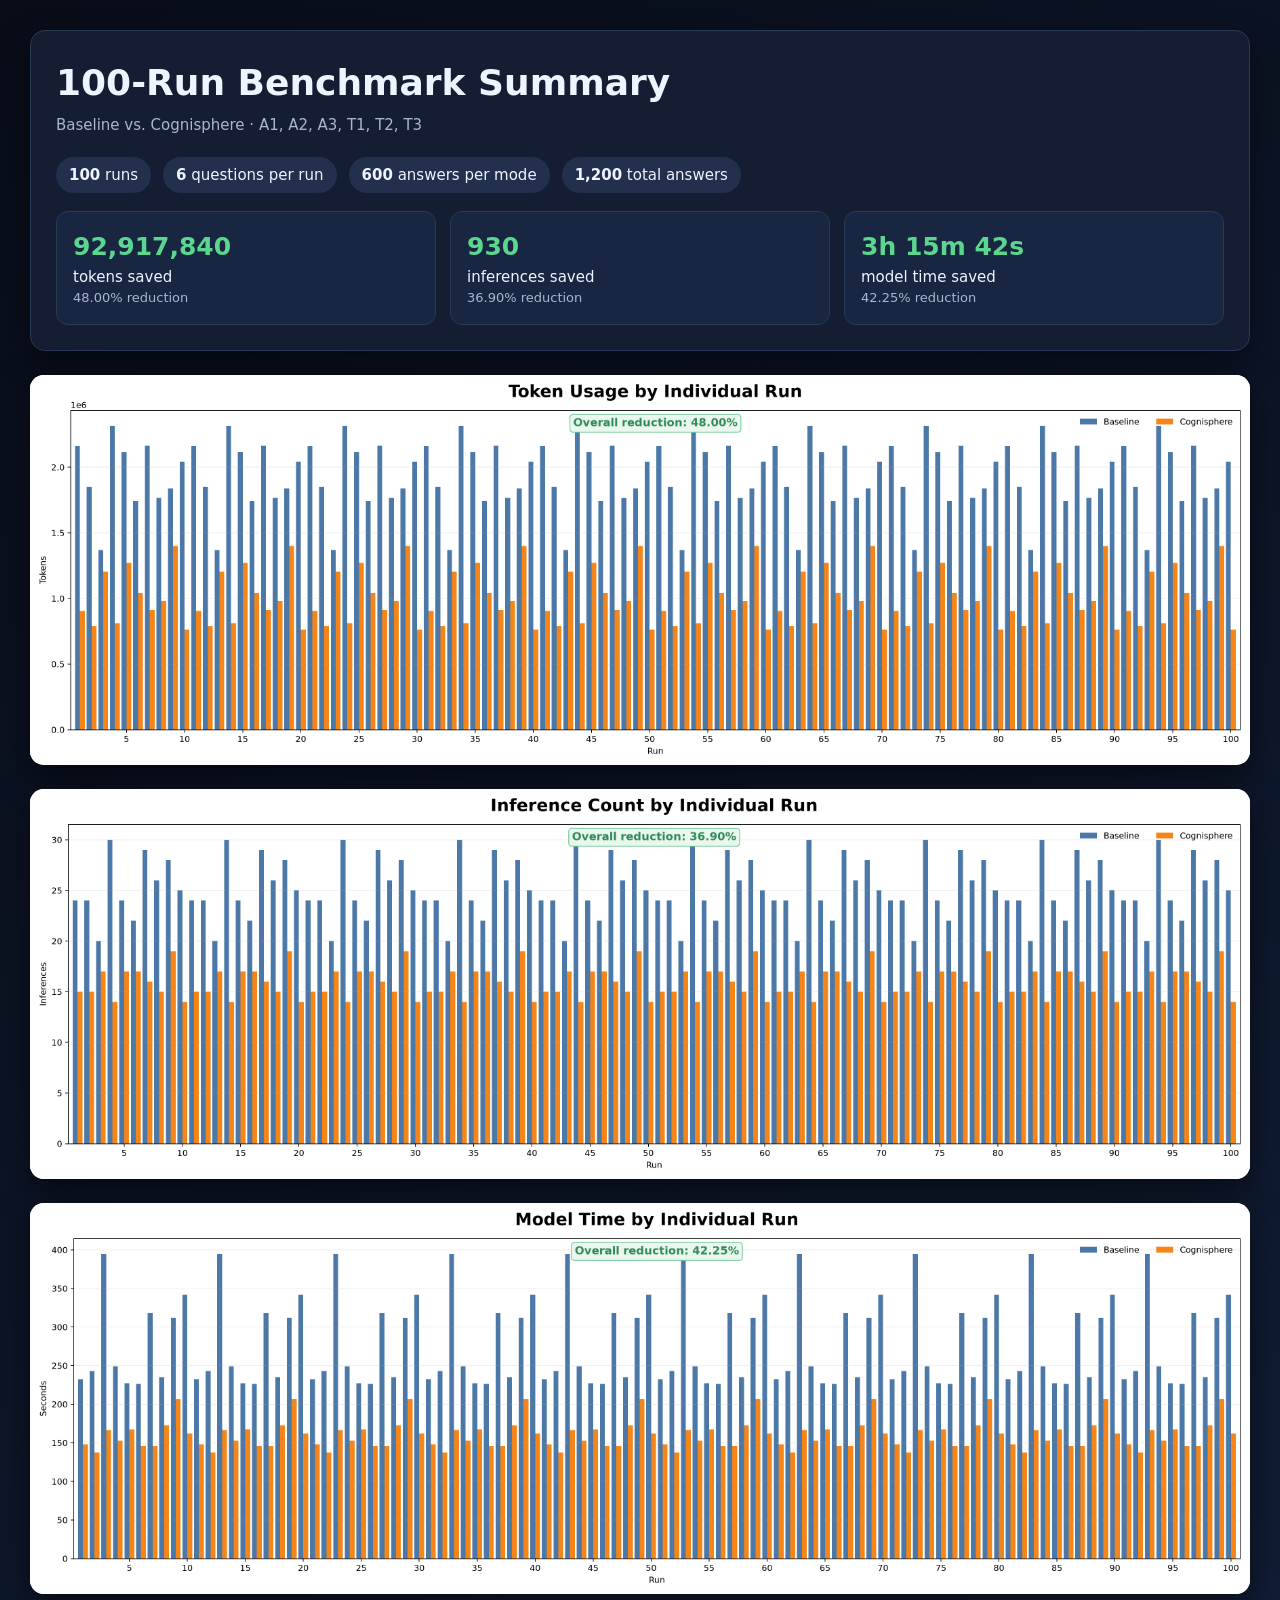
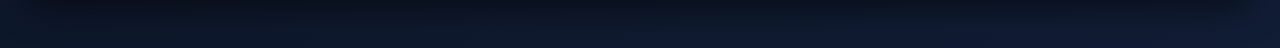
<file: docs/benchmark_100_runs.html>
<!doctype html><html lang="en"><head><meta charset="utf-8"><meta name="viewport" content="width=device-width,initial-scale=1"><title>100-Run Benchmark</title><style>
:root{--bg:#0b1020;--panel:#141d32;--line:#2b3958;--text:#eef4ff;--muted:#a9b6cf;--green:#5bd68f}*{box-sizing:border-box}body{margin:0;background:linear-gradient(145deg,#080d18,#111d35);color:var(--text);font:15px/1.5 system-ui,-apple-system,Segoe UI,sans-serif;padding:30px}main{max-width:1600px;margin:auto}header{background:var(--panel);border:1px solid var(--line);border-radius:15px;padding:25px;margin-bottom:24px;box-shadow:0 12px 35px #0007}h1{font-size:36px;margin:0 0 4px}.sub{color:var(--muted);margin:0 0 20px}.runline{display:flex;gap:12px;flex-wrap:wrap;margin-bottom:18px}.pill{background:#22304d;border-radius:999px;padding:7px 13px}.cards{display:grid;grid-template-columns:repeat(3,1fr);gap:14px}.card{background:#192641;border:1px solid var(--line);border-radius:12px;padding:16px}.big{font-size:25px;font-weight:800;color:var(--green)}.small{color:var(--muted);font-size:13px}.chartbox{overflow-x:auto;margin:24px 0;border-radius:14px;box-shadow:0 12px 35px #0008;background:white}.chart{display:block;width:100%;min-width:1150px;height:auto;background:white}@media(max-width:720px){body{padding:14px}h1{font-size:28px}.cards{grid-template-columns:1fr}}</style></head><body><main>
<header><h1>100-Run Benchmark Summary</h1><p class="sub">Baseline vs. Cognisphere · A1, A2, A3, T1, T2, T3</p><div class="runline"><span class="pill"><strong>100</strong> runs</span><span class="pill"><strong>6</strong> questions per run</span><span class="pill"><strong>600</strong> answers per mode</span><span class="pill"><strong>1,200</strong> total answers</span></div><div class="cards"><div class="card"><div class="big">92,917,840</div><div>tokens saved</div><div class="small">48.00% reduction</div></div><div class="card"><div class="big">930</div><div>inferences saved</div><div class="small">36.90% reduction</div></div><div class="card"><div class="big">3h 15m 42s</div><div>model time saved</div><div class="small">42.25% reduction</div></div></div></header>
<div class="chartbox"><img class="chart" src="[data-uri]" alt="Token usage for each run"></div><div class="chartbox"><img class="chart" src="[data-uri]" alt="Inference count for each run"></div><div class="chartbox"><img class="chart" src="[data-uri]" alt="Model time for each run"></div>
</main></body></html>
</file>
<file: docs/styles.css>
:root {
  color-scheme: dark;
  --background: #080b14;
  --surface: rgba(19, 25, 39, 0.78);
  --surface-strong: #151b2a;
  --text: #f7f8fc;
  --muted: #aab4c6;
  --line: rgba(174, 190, 220, 0.14);
  --accent: #8d7cf7;
  --accent-bright: #c1b8ff;
  --cyan: #5dd8d1;
  --blue: #67b2ff;
  --success: #45d59a;
  --warning: #f4c95d;
  --danger: #f47b91;
  --max-width: 1240px;
}

:root[data-theme="light"] {
  color-scheme: light;
  --background: #f5f7fb;
  --surface: rgba(255, 255, 255, 0.82);
  --surface-strong: #ffffff;
  --text: #182033;
  --muted: #667085;
  --line: rgba(52, 64, 84, 0.14);
  --accent: #6557d7;
  --accent-bright: #5847c7;
  --cyan: #087f87;
  --blue: #2477c5;
  --success: #0f8a61;
  --warning: #a96e00;
  --danger: #c63f5e;
}

* {
  box-sizing: border-box;
}

html {
  scroll-behavior: smooth;
  scroll-snap-type: y proximity;
  scroll-padding-top: 68px;
}

main > section[id] {
  scroll-snap-align: start;
}

body {
  margin: 0;
  overflow-x: hidden;
  background:
    radial-gradient(circle at 15% 8%, rgba(84, 168, 255, 0.12), transparent 27rem),
    radial-gradient(circle at 85% 22%, rgba(143, 124, 255, 0.13), transparent 29rem),
    var(--background);
  color: var(--text);
  font-family: "Inter", sans-serif;
  line-height: 1.6;
}

body.is-loading {
  overflow: hidden;
}

.intro-loader {
  position: fixed;
  inset: 0;
  z-index: 100;
  display: grid;
  place-items: center;
  background:
    radial-gradient(circle at center, rgba(143, 124, 255, 0.18), transparent 25%),
    #05060b;
  opacity: 1;
  visibility: visible;
  transition: opacity 260ms ease, visibility 260ms ease;
}

.intro-loader.complete {
  opacity: 0;
  visibility: hidden;
}

.intro-brand {
  display: grid;
  justify-items: center;
  min-width: min(320px, 75vw);
}

.intro-brand p {
  margin: 24px 0 4px;
  font-family: "Manrope", sans-serif;
  font-size: clamp(1.8rem, 5vw, 2.8rem);
  font-weight: 700;
  letter-spacing: -0.04em;
}

.intro-brand > span:not(.intro-sphere) {
  color: var(--muted);
  font-size: 0.68rem;
  letter-spacing: 0.16em;
  text-transform: uppercase;
}

.intro-sphere {
  width: 86px;
  height: 86px;
  border: 1px solid rgba(180, 168, 255, 0.55);
  border-radius: 50%;
  background:
    radial-gradient(circle at 34% 28%, #ffffff, var(--accent) 15%, #29235c 47%, #090a12 70%);
  box-shadow: 0 0 55px rgba(143, 124, 255, 0.5);
  animation: intro-float 1.8s ease-in-out infinite;
}

.intro-progress {
  width: 100%;
  height: 1px;
  margin-top: 28px;
  overflow: hidden;
  background: rgba(255, 255, 255, 0.1);
}

.intro-progress i {
  display: block;
  width: 100%;
  height: 100%;
  background: linear-gradient(90deg, var(--accent), var(--cyan));
  transform: translateX(-100%);
  animation: load-progress 300ms cubic-bezier(0.65, 0, 0.35, 1) forwards;
}

.scroll-progress {
  position: fixed;
  top: 0;
  right: 0;
  left: 0;
  z-index: 60;
  height: 2px;
  pointer-events: none;
}

.scroll-progress span {
  display: block;
  width: 100%;
  height: 100%;
  background: linear-gradient(90deg, var(--accent), var(--cyan));
  box-shadow: 0 0 12px rgba(78, 219, 210, 0.6);
  transform: scaleX(0);
  transform-origin: left;
  animation: scroll-progress linear both;
  animation-timeline: scroll(root block);
}

.cursor-glow {
  display: none;
}

body::before {
  content: "";
  position: absolute;
  inset: 0;
  z-index: -2;
  background-image:
    linear-gradient(rgba(255, 255, 255, 0.022) 1px, transparent 1px),
    linear-gradient(90deg, rgba(255, 255, 255, 0.022) 1px, transparent 1px);
  background-size: 64px 64px;
  mask-image: linear-gradient(to bottom, black, transparent 80%);
}

a {
  color: inherit;
  text-decoration: none;
}

button,
a {
  -webkit-tap-highlight-color: transparent;
}

.page-noise {
  display: none;
}

.section-shell {
  width: min(calc(100% - 48px), var(--max-width));
  margin-inline: auto;
}

.availability-banner {
  position: absolute;
  top: 68px;
  right: 0;
  left: 0;
  z-index: 10;
  overflow: hidden;
  border-bottom: 1px solid rgba(143, 124, 255, 0.28);
  background:
    linear-gradient(90deg, rgba(143, 124, 255, 0.17), rgba(84, 168, 255, 0.08)),
    rgba(8, 11, 19, 0.96);
  box-shadow:
    0 12px 38px rgba(143, 124, 255, 0.12),
    inset 0 1px rgba(255, 255, 255, 0.04);
}

.availability-banner::before {
  content: "";
  position: absolute;
  top: -70px;
  bottom: -70px;
  left: -24%;
  width: 22%;
  background: linear-gradient(
    90deg,
    transparent,
    rgba(180, 168, 255, 0.26),
    rgba(84, 168, 255, 0.22),
    transparent
  );
  filter: blur(8px);
  transform: skewX(-20deg);
  animation: availability-sweep 5.5s ease-in-out infinite;
}

.availability-banner-inner {
  position: relative;
  z-index: 1;
  display: grid;
  grid-template-columns: 1fr auto 1fr;
  align-items: center;
  gap: 22px;
  width: min(calc(100% - 48px), var(--max-width));
  min-height: 72px;
  margin-inline: auto;
}

.availability-label {
  grid-column: 1;
  color: var(--accent-bright);
  font-size: 0.62rem;
  font-weight: 700;
  letter-spacing: 0.11em;
  line-height: 1.35;
  text-transform: uppercase;
}

.integration-status {
  display: inline-flex;
  align-items: center;
  gap: 8px;
  width: fit-content;
  color: var(--cyan);
  font-size: 0.65rem;
  font-weight: 700;
  letter-spacing: 0.08em;
  text-transform: uppercase;
}

.integration-status i {
  width: 7px;
  height: 7px;
  border-radius: 50%;
  background: var(--cyan);
  box-shadow: 0 0 13px rgba(78, 219, 210, 0.8);
  animation: node-pulse 1.8s ease-in-out infinite;
}

.availability-products {
  grid-column: 2;
  display: flex;
  align-items: center;
  gap: 12px;
}

.availability-product {
  display: grid;
  grid-template-columns: 30px auto;
  grid-template-rows: auto auto;
  column-gap: 10px;
  align-items: center;
  min-width: 178px;
  padding: 8px 13px 8px 9px;
  border: 1px solid rgba(255, 255, 255, 0.13);
  border-radius: 10px;
  background: rgba(255, 255, 255, 0.055);
  box-shadow: 0 8px 25px rgba(0, 0, 0, 0.18);
  transition: border-color 180ms ease, box-shadow 180ms ease, transform 180ms ease;
  animation: integration-pop 3.2s ease-in-out infinite;
}

.availability-product:hover {
  transform: translateY(-3px) scale(1.025);
}

.availability-product-agency {
  border-color: rgba(180, 168, 255, 0.32);
  box-shadow: 0 0 28px rgba(143, 124, 255, 0.16);
}

.availability-product-vscode {
  border-color: rgba(84, 168, 255, 0.28);
  box-shadow: 0 0 28px rgba(84, 168, 255, 0.12);
  animation-delay: -1.6s;
}

.availability-product img {
  grid-row: 1 / 3;
  width: 30px;
  height: 30px;
  border-radius: 8px;
  image-rendering: auto;
}

.availability-product strong {
  align-self: end;
  color: var(--text);
  font-size: 0.72rem;
  line-height: 1.1;
}

.availability-product small {
  align-self: start;
  margin-top: 3px;
  color: var(--accent-bright);
  font-size: 0.54rem;
  font-weight: 700;
  letter-spacing: 0.07em;
  line-height: 1.1;
  text-transform: uppercase;
}

.availability-banner a {
  color: var(--accent-bright);
  font-size: 0.72rem;
  font-weight: 700;
  white-space: nowrap;
}

.availability-banner-inner > a {
  grid-column: 3;
  justify-self: end;
}

.site-header {
  position: fixed;
  top: 0;
  right: 0;
  left: 0;
  z-index: 20;
  display: grid;
  grid-template-columns: 1fr auto 1fr;
  align-items: center;
  min-height: 68px;
  padding: 0 max(24px, calc((100vw - var(--max-width)) / 2));
  border-bottom: 1px solid var(--line);
  background: rgba(7, 9, 16, 0.96);
}

.brand {
  display: inline-flex;
  align-items: center;
  gap: 11px;
  width: fit-content;
  font-family: "Manrope", sans-serif;
  font-size: 1.05rem;
  font-weight: 700;
  letter-spacing: -0.02em;
}

.brand-mark {
  display: inline-grid;
  place-items: center;
  width: 32px;
  height: 32px;
  border-radius: 50%;
  overflow: hidden;
  box-shadow: 0 0 18px rgba(78, 219, 210, 0.14);
}

.brand-mark img {
  display: block;
  width: 100%;
  height: 100%;
  object-fit: cover;
}

.desktop-nav {
  display: flex;
  align-items: center;
  gap: clamp(14px, 1.5vw, 30px);
  color: var(--muted);
  font-size: clamp(0.72rem, 0.75vw, 0.84rem);
  font-weight: 500;
}

.desktop-nav a,
.footer-links a {
  transition: color 180ms ease;
}

.desktop-nav a:hover,
.footer-links a:hover {
  color: var(--text);
}

.header-actions {
  display: flex;
  justify-content: flex-end;
  align-items: center;
  gap: 12px;
}

.theme-toggle {
  display: grid;
  place-items: center;
  width: 36px;
  height: 36px;
  padding: 0;
  border: 1px solid var(--line);
  border-radius: 50%;
  background: color-mix(in srgb, var(--surface-strong) 82%, transparent);
  color: var(--muted);
  cursor: pointer;
  transition: color 180ms ease, border-color 180ms ease, background 180ms ease, transform 180ms ease;
}

.theme-toggle:hover {
  border-color: color-mix(in srgb, var(--accent) 45%, var(--line));
  background: color-mix(in srgb, var(--accent) 10%, var(--surface-strong));
  color: var(--text);
  transform: translateY(-1px);
}

.theme-icon {
  width: 17px;
  height: 17px;
  fill: none;
  stroke: currentColor;
  stroke-width: 1.7;
  stroke-linecap: round;
  stroke-linejoin: round;
}

.theme-icon-moon {
  display: none;
}

:root[data-theme="light"] .theme-icon-sun {
  display: none;
}

:root[data-theme="light"] .theme-icon-moon {
  display: block;
}

.prototype-pill,
.eyebrow,
.section-index,
.step-label,
.resource-card > span {
  text-transform: uppercase;
  letter-spacing: 0.14em;
}

.prototype-pill {
  color: var(--cyan);
  font-size: 0.68rem;
  font-weight: 700;
}

.hackathon-link {
  display: inline-flex;
  align-items: center;
  gap: 7px;
  color: #e8dcff;
  font-size: 0.72rem;
  font-weight: 700;
  transition: color 180ms ease, transform 180ms ease;
}

.hackathon-link:hover {
  color: var(--text);
  transform: translateY(-1px);
}

.button {
  display: inline-flex;
  align-items: center;
  justify-content: center;
  gap: 8px;
  min-height: 48px;
  padding: 0 22px;
  border: 1px solid transparent;
  border-radius: 8px;
  font-weight: 600;
  transition: transform 180ms ease, background-color 180ms ease, border-color 180ms ease;
}

.button:hover {
  transform: translateY(-2px);
}

.button-small {
  min-height: 36px;
  padding: 0 14px;
  font-size: 0.78rem;
}

.header-hackathon-mark {
  width: 1rem;
  height: 1rem;
  flex: 0 0 auto;
}

.button-primary {
  background: linear-gradient(135deg, var(--accent), #6655da);
  box-shadow: 0 12px 35px rgba(115, 96, 229, 0.28);
}

.button-primary:hover {
  background: linear-gradient(135deg, #a292ff, #7260e8);
}

.button-secondary {
  border-color: var(--line);
  background: rgba(255, 255, 255, 0.045);
}

.button-secondary:hover {
  border-color: rgba(180, 168, 255, 0.5);
}

.hero {
  position: relative;
  display: flex;
  align-items: flex-end;
  min-height: 100vh;
  padding-top: 208px;
  padding-bottom: 10vh;
  overflow: clip;
}

.integrations-section {
  border-top: 1px solid var(--line);
}

.available-integrations {
  display: grid;
  grid-template-columns: repeat(2, minmax(0, 1fr));
  gap: 20px;
  margin-top: 72px;
}

.integration-card {
  position: relative;
  min-height: 350px;
  padding: 28px;
  overflow: hidden;
  border: 1px solid rgba(78, 219, 210, 0.27);
  border-radius: 16px;
  background:
    radial-gradient(circle at 100% 0, rgba(78, 219, 210, 0.12), transparent 38%),
    linear-gradient(145deg, rgba(143, 124, 255, 0.08), rgba(255, 255, 255, 0.018));
}

.integration-card::after {
  content: "";
  position: absolute;
  right: -80px;
  bottom: -110px;
  width: 250px;
  height: 250px;
  border: 1px solid rgba(180, 168, 255, 0.12);
  border-radius: 50%;
}

.integration-card-topline {
  display: flex;
  align-items: center;
  justify-content: space-between;
  gap: 20px;
}

.integration-logo,
.cli-mark {
  display: grid;
  place-items: center;
  flex: 0 0 auto;
}

.integration-logo {
  width: 54px;
  height: 54px;
  border: 1px solid rgba(255, 255, 255, 0.16);
  border-radius: 14px;
  overflow: hidden;
  background: #f5f7fb;
  box-shadow: 0 12px 35px rgba(143, 124, 255, 0.16);
}

.integration-logo img {
  display: block;
  width: 100%;
  height: 100%;
  object-fit: cover;
}

.integration-kicker {
  margin: 64px 0 8px;
  color: var(--cyan);
  font-size: 0.64rem;
  font-weight: 700;
  letter-spacing: 0.13em;
  text-transform: uppercase;
}

.integration-card h3,
.planned-integrations h3 {
  margin: 0;
  font-family: "Manrope", sans-serif;
  letter-spacing: -0.035em;
}

.integration-card h3 {
  font-size: 2rem;
}

.integration-card > p:not(.integration-kicker) {
  position: relative;
  z-index: 1;
  max-width: 480px;
  margin: 12px 0 28px;
  color: var(--muted);
  font-size: 0.88rem;
}

.integration-card .text-link {
  position: relative;
  z-index: 1;
  font-size: 0.8rem;
}

.integration-access-note {
  margin: 12px 0 0;
  color: var(--cyan);
  font-size: 0.82rem;
  font-weight: 600;
}

.planned-integrations {
  display: grid;
  grid-template-columns: minmax(230px, 0.65fr) minmax(0, 1.35fr);
  gap: 55px;
  align-items: center;
  margin-top: 20px;
  padding: 28px;
  border: 1px solid var(--line);
  border-radius: 16px;
  background: rgba(255, 255, 255, 0.018);
}

.planned-integrations .integration-kicker {
  margin: 0 0 9px;
  color: var(--accent-bright);
}

.planned-integrations h3 {
  font-size: 1.45rem;
}

.planned-integrations ul {
  display: grid;
  grid-template-columns: repeat(5, minmax(0, 1fr));
  gap: 10px;
  margin: 0;
  padding: 0;
  list-style: none;
}

.planned-integrations li {
  display: grid;
  justify-items: center;
  gap: 8px;
  min-width: 0;
  padding: 16px 8px;
  border: 1px solid rgba(255, 255, 255, 0.08);
  border-radius: 11px;
  background: rgba(255, 255, 255, 0.025);
  text-align: center;
}

.cli-mark {
  width: 34px;
  height: 34px;
  overflow: hidden;
  border: 1px solid rgba(255, 255, 255, 0.12);
  border-radius: 9px;
}

.cli-mark img {
  display: block;
  width: 100%;
  height: 100%;
  object-fit: cover;
}

.planned-integrations strong {
  overflow: hidden;
  max-width: 100%;
  font-size: 0.72rem;
  text-overflow: ellipsis;
}

.planned-integrations small {
  color: var(--warning);
  font-size: 0.57rem;
  font-weight: 700;
  letter-spacing: 0.08em;
  text-transform: uppercase;
}

.benchmark-section {
  border-top: 1px solid var(--line);
}

.benchmark-summary {
  display: grid;
  grid-template-columns: minmax(360px, 0.82fr) minmax(0, 1.18fr);
  gap: 24px;
  margin-top: 72px;
}

.benchmark-primary,
.benchmark-stat,
.benchmark-method {
  border: 1px solid var(--line);
  border-radius: 16px;
}

.benchmark-primary {
  position: relative;
  min-height: 490px;
  padding: 36px;
  overflow: hidden;
  background:
    radial-gradient(circle at 100% 0, rgba(78, 219, 210, 0.14), transparent 38%),
    linear-gradient(145deg, rgba(143, 124, 255, 0.11), rgba(255, 255, 255, 0.02));
}

.benchmark-primary::after {
  content: "";
  position: absolute;
  right: -120px;
  bottom: -160px;
  width: 360px;
  height: 360px;
  border: 1px solid rgba(180, 168, 255, 0.13);
  border-radius: 50%;
}

.benchmark-kicker {
  margin: 0;
  color: var(--cyan);
  font-size: 0.65rem;
  font-weight: 700;
  letter-spacing: 0.13em;
  text-transform: uppercase;
}

.benchmark-primary > strong {
  display: block;
  width: fit-content;
  margin-top: 38px;
  color: transparent;
  background: linear-gradient(100deg, var(--accent-bright), var(--cyan));
  -webkit-background-clip: text;
  background-clip: text;
  font-family: "Manrope", sans-serif;
  font-size: clamp(4.2rem, 6vw, 6.4rem);
  font-weight: 700;
  letter-spacing: -0.07em;
  line-height: 0.9;
}

.benchmark-primary h3,
.benchmark-method h3 {
  font-family: "Manrope", sans-serif;
  letter-spacing: -0.035em;
}

.benchmark-primary h3 {
  margin: 18px 0 8px;
  font-size: 1.45rem;
}

.benchmark-primary > p:not(.benchmark-kicker),
.benchmark-stat p,
.benchmark-method p:not(.benchmark-kicker),
.benchmark-disclaimer {
  color: var(--muted);
}

.benchmark-primary > p:not(.benchmark-kicker) {
  max-width: 390px;
  margin: 0;
  font-size: 0.86rem;
}

.benchmark-bars {
  position: absolute;
  right: 36px;
  bottom: 34px;
  left: 36px;
  z-index: 1;
  display: grid;
  gap: 14px;
}

.benchmark-bars div {
  display: grid;
  grid-template-columns: 92px minmax(0, 1fr) 42px;
  gap: 12px;
  align-items: center;
}

.benchmark-bars span,
.benchmark-bars small {
  color: var(--muted);
  font-size: 0.65rem;
  font-weight: 600;
}

.benchmark-bars small {
  text-align: right;
}

.benchmark-bars i {
  display: block;
  width: var(--benchmark-width);
  height: 7px;
  border-radius: 100px;
  background: #556078;
}

.benchmark-bars div:last-child i {
  background: linear-gradient(90deg, var(--accent), var(--cyan));
  box-shadow: 0 0 18px rgba(78, 219, 210, 0.22);
}

.benchmark-details {
  display: grid;
  gap: 24px;
}

.benchmark-stats {
  display: grid;
  grid-template-columns: repeat(3, minmax(0, 1fr));
  gap: 16px;
}

.benchmark-stat {
  min-height: 270px;
  padding: 26px;
  background: linear-gradient(145deg, rgba(255, 255, 255, 0.05), rgba(255, 255, 255, 0.015));
}

.benchmark-stat > span {
  color: var(--cyan);
  font-size: 0.62rem;
  font-weight: 700;
  letter-spacing: 0.1em;
  text-transform: uppercase;
}

.benchmark-stat strong {
  display: block;
  margin-top: 58px;
  font-family: "Manrope", sans-serif;
  font-size: clamp(1.9rem, 2.8vw, 3rem);
  letter-spacing: -0.055em;
  line-height: 1;
}

.benchmark-stat p {
  margin: 10px 0 5px;
  font-size: 0.82rem;
}

.benchmark-stat small {
  color: var(--accent-bright);
  font-size: 0.68rem;
  font-weight: 700;
}

.benchmark-method {
  display: flex;
  align-items: center;
  justify-content: space-between;
  gap: 30px;
  min-height: 196px;
  padding: 28px;
  background: rgba(255, 255, 255, 0.018);
}

.benchmark-method h3 {
  margin: 9px 0 6px;
  font-size: 1.3rem;
}

.benchmark-method p:not(.benchmark-kicker) {
  max-width: 610px;
  margin: 0;
  font-size: 0.82rem;
}

.benchmark-method .button {
  flex: 0 0 auto;
}

.benchmark-benefits {
  display: grid;
  grid-template-columns: repeat(3, minmax(0, 1fr));
  gap: 16px;
  margin-top: 24px;
}

.benchmark-benefits article {
  display: grid;
  grid-template-columns: 42px minmax(0, 1fr);
  gap: 17px;
  min-height: 155px;
  padding: 24px;
  border-top: 1px solid var(--line);
}

.benchmark-benefits article > span {
  color: var(--accent-bright);
  font-family: "Manrope", sans-serif;
  font-size: 0.72rem;
  font-weight: 700;
}

.benchmark-benefits h3 {
  margin: 0 0 7px;
  font-family: "Manrope", sans-serif;
  font-size: 1rem;
  letter-spacing: -0.025em;
}

.benchmark-benefits p {
  margin: 0;
  color: var(--muted);
  font-size: 0.8rem;
}

.benchmark-disclaimer {
  margin: 20px 0 0;
  font-size: 0.7rem;
}

/* --- Scale model -------------------------------------------------------- */

.scale-section {
  border-top: 1px solid var(--line);
}

.scale-model {
  display: grid;
  grid-template-columns: minmax(0, 1.04fr) minmax(360px, 0.96fr);
  gap: 24px;
  margin-top: 72px;
}

.scale-panel,
.scale-result {
  border: 1px solid var(--line);
  border-radius: 16px;
  padding: 32px;
}

.scale-panel {
  background: rgba(255, 255, 255, 0.018);
}

.scale-presets {
  display: flex;
  flex-wrap: wrap;
  gap: 8px;
  margin-top: 22px;
}

.scale-presets button {
  padding: 9px 16px;
  border: 1px solid var(--line);
  border-radius: 999px;
  background: transparent;
  color: var(--muted);
  font: inherit;
  font-size: 0.75rem;
  cursor: pointer;
  transition:
    color 200ms ease,
    border-color 200ms ease,
    background-color 200ms ease;
}

.scale-presets button:hover {
  color: var(--text);
  border-color: rgba(174, 190, 220, 0.3);
}

.scale-presets button[aria-pressed="true"] {
  border-color: rgba(141, 124, 247, 0.55);
  background: rgba(141, 124, 247, 0.16);
  color: var(--text);
}

.scale-field {
  display: grid;
  grid-template-columns: minmax(0, 1fr) auto;
  align-items: baseline;
  gap: 4px 16px;
  margin-top: 30px;
}

.scale-field label {
  color: var(--muted);
  font-size: 0.78rem;
}

.scale-field output {
  font-family: "Manrope", sans-serif;
  font-size: 1.4rem;
  font-weight: 700;
  letter-spacing: -0.04em;
  font-variant-numeric: tabular-nums;
}

.scale-field input[type="range"] {
  grid-column: 1 / -1;
  width: 100%;
  margin-top: 12px;
  accent-color: var(--accent);
  cursor: pointer;
}

.scale-hint {
  grid-column: 1 / -1;
  margin: 9px 0 0;
  color: var(--muted);
  font-size: 0.68rem;
}

.scale-derived {
  display: grid;
  grid-template-columns: repeat(2, minmax(0, 1fr));
  gap: 16px;
  margin: 34px 0 0;
  padding-top: 24px;
  border-top: 1px solid var(--line);
}

.scale-derived dt {
  color: var(--muted);
  font-size: 0.68rem;
  line-height: 1.45;
}

.scale-derived dd {
  margin: 8px 0 0;
  font-family: "Manrope", sans-serif;
  font-size: 1.35rem;
  letter-spacing: -0.045em;
  font-variant-numeric: tabular-nums;
}

.scale-result {
  position: relative;
  display: flex;
  flex-direction: column;
  overflow: hidden;
  background:
    radial-gradient(circle at 100% 0, rgba(93, 216, 209, 0.14), transparent 38%),
    linear-gradient(145deg, rgba(143, 124, 255, 0.11), rgba(255, 255, 255, 0.02));
}

.scale-result > strong {
  display: block;
  width: fit-content;
  margin-top: 30px;
  color: transparent;
  background: linear-gradient(100deg, var(--accent-bright), var(--cyan));
  -webkit-background-clip: text;
  background-clip: text;
  font-family: "Manrope", sans-serif;
  font-size: clamp(4rem, 5.6vw, 6rem);
  font-weight: 700;
  letter-spacing: -0.07em;
  line-height: 0.9;
  font-variant-numeric: tabular-nums;
}

.scale-result h3 {
  margin: 16px 0 0;
  font-family: "Manrope", sans-serif;
  font-size: 1.45rem;
  letter-spacing: -0.035em;
}

.scale-gauge {
  margin-top: auto;
  padding-top: 34px;
}

.scale-gauge-track {
  position: relative;
  height: 6px;
  border-radius: 999px;
  background: rgba(174, 190, 220, 0.16);
  overflow: hidden;
}

.scale-gauge-track i {
  display: block;
  width: var(--scale-fill, 0%);
  height: 100%;
  border-radius: inherit;
  background: linear-gradient(90deg, var(--accent), var(--cyan));
  transition: width 420ms cubic-bezier(0.22, 0.78, 0.3, 1);
}

.scale-gauge-legend {
  display: flex;
  justify-content: space-between;
  gap: 16px;
  margin-top: 10px;
  color: var(--muted);
  font-size: 0.65rem;
}

.scale-outcomes {
  display: grid;
  grid-template-columns: repeat(2, minmax(0, 1fr));
  gap: 16px;
  margin: 26px 0 0;
  padding-top: 24px;
  border-top: 1px solid var(--line);
}

.scale-outcomes dt {
  color: var(--muted);
  font-size: 0.68rem;
}

.scale-outcomes dd {
  margin: 8px 0 0;
  font-family: "Manrope", sans-serif;
  font-size: 1.5rem;
  letter-spacing: -0.045em;
  font-variant-numeric: tabular-nums;
}

.scale-ladder {
  display: grid;
  grid-template-columns: repeat(3, minmax(0, 1fr));
  gap: 16px;
  margin-top: 24px;
}

.scale-ladder article {
  display: grid;
  grid-template-columns: 42px minmax(0, 1fr);
  gap: 17px;
  padding: 24px;
  border-top: 1px solid var(--line);
}

.scale-ladder article > span {
  color: var(--accent-bright);
  font-family: "Manrope", sans-serif;
  font-size: 0.72rem;
  font-weight: 700;
}

.scale-ladder h3 {
  margin: 0 0 7px;
  font-family: "Manrope", sans-serif;
  font-size: 1rem;
  letter-spacing: -0.025em;
}

.scale-ladder p {
  margin: 0;
  color: var(--muted);
  font-size: 0.8rem;
}

.scale-note {
  max-width: 900px;
  margin: 20px 0 0;
  color: var(--muted);
  font-size: 0.7rem;
  line-height: 1.7;
}

.scale-note strong {
  color: var(--text);
}

@property --card-float {
  syntax: "<length>";
  inherits: false;
  initial-value: 0px;
}

.testimonials-section {
  position: relative;
  isolation: isolate;
  border-top: 1px solid var(--line);
}

.testimonials-aurora {
  position: absolute;
  top: 0;
  left: 50%;
  z-index: -1;
  width: 100vw;
  height: 100%;
  translate: -50% 0;
  background:
    radial-gradient(ellipse 58% 46% at 50% 44%, rgba(141, 124, 247, 0.26), transparent 70%),
    radial-gradient(ellipse 42% 38% at 10% 78%, rgba(93, 216, 209, 0.16), transparent 70%),
    radial-gradient(ellipse 40% 34% at 90% 16%, rgba(103, 178, 255, 0.15), transparent 70%);
  pointer-events: none;
  animation: testimonial-aurora 22s ease-in-out infinite;
}

/* Stage: the picked quote sits large in the centre, the rest orbit behind it.
   Height is set by script.js from the active card so the layout never clips. */
.testimonial-stage {
  position: relative;
  height: 620px;
  margin-top: 72px;
  perspective: 1400px;
  transition: height 620ms cubic-bezier(0.22, 0.78, 0.3, 1);
}

.testimonial-slot {
  position: absolute;
  top: var(--slot-y, 50%);
  left: var(--slot-x, 50%);
  z-index: var(--slot-z, 1);
  width: var(--slot-w, min(560px, 46vw));
  transform: translate(-50%, -50%) scale(var(--slot-scale, 1));
  transition:
    top 620ms cubic-bezier(0.22, 0.78, 0.3, 1),
    left 620ms cubic-bezier(0.22, 0.78, 0.3, 1),
    width 620ms cubic-bezier(0.22, 0.78, 0.3, 1),
    transform 620ms cubic-bezier(0.22, 0.78, 0.3, 1);
}

.testimonial-slot[data-slot="center"] {
  --slot-x: 50%;
  --slot-y: 50%;
  --slot-scale: 1;
  --slot-z: 6;
  --slot-w: min(560px, 46vw);
}

.testimonial-slot[data-slot="a"] {
  --slot-x: 15%;
  --slot-y: 23%;
  --slot-scale: 0.86;
  --slot-z: 4;
  --slot-w: min(330px, 27vw);
}

.testimonial-slot[data-slot="b"] {
  --slot-x: 85%;
  --slot-y: 23%;
  --slot-scale: 0.86;
  --slot-z: 4;
  --slot-w: min(330px, 27vw);
}

.testimonial-slot[data-slot="c"] {
  --slot-x: 12%;
  --slot-y: 76%;
  --slot-scale: 0.78;
  --slot-z: 3;
  --slot-w: min(300px, 25vw);
}

.testimonial-slot[data-slot="d"] {
  --slot-x: 88%;
  --slot-y: 76%;
  --slot-scale: 0.78;
  --slot-z: 3;
  --slot-w: min(300px, 25vw);
}

/* Orbiting quotes read as depth, not content: dimmed, condensed to a few lines,
   but always keeping the attribution so you know whose quote you are picking. */
.testimonial-slot:not([data-slot="center"]) .testimonial-card {
  --float-scale: 1.2;
  min-height: 0;
  padding: 24px 24px 20px;
  cursor: pointer;
  opacity: 0.68;
  filter: saturate(0.82);
}

.testimonial-slot:not([data-slot="center"]) blockquote {
  display: -webkit-box;
  overflow: hidden;
  -webkit-box-orient: vertical;
  -webkit-line-clamp: 4;
}

.testimonial-slot:not([data-slot="center"]) .testimonial-support {
  display: none;
}

.testimonial-slot:not([data-slot="center"]) .testimonial-mark {
  top: 2px;
  right: 16px;
  font-size: 4.6rem;
}

.testimonial-slot:not([data-slot="center"]):hover .testimonial-card,
.testimonial-slot:not([data-slot="center"]):focus-within .testimonial-card {
  opacity: 1;
  filter: none;
}

.testimonial-pick {
  position: absolute;
  z-index: 2;
  inset: 0;
  padding: 0;
  border: 0;
  border-radius: 22px;
  background: transparent;
  cursor: pointer;
}

.testimonial-pick span {
  position: absolute;
  overflow: hidden;
  width: 1px;
  height: 1px;
  clip-path: inset(50%);
  white-space: nowrap;
}

.testimonial-pick:focus-visible {
  outline: 2px solid var(--accent-bright);
  outline-offset: 4px;
}

.testimonial-slot[data-slot="center"] .testimonial-pick {
  pointer-events: none;
}

.testimonial-card {
  position: relative;
  z-index: 1;
  display: flex;
  flex-direction: column;
  min-height: 300px;
  padding: 34px 32px 30px;
  border: 1px solid rgba(174, 190, 220, 0.16);
  border-radius: 22px;
  background:
    radial-gradient(circle at 100% 0, rgba(143, 124, 255, 0.14), transparent 46%),
    linear-gradient(155deg, rgba(255, 255, 255, 0.07), rgba(255, 255, 255, 0.02));
  backdrop-filter: blur(14px);
  box-shadow:
    0 34px 68px -34px rgba(2, 5, 14, 0.95),
    0 14px 32px -20px rgba(141, 124, 247, 0.5),
    inset 0 1px 0 rgba(255, 255, 255, 0.07);
  transform:
    translate3d(0, var(--card-float, 0px), 0)
    rotate(calc(var(--float-tilt, 1) * -0.45deg * var(--float-scale, 1)));
  animation: testimonial-float var(--float-duration, 5s) ease-in-out infinite;
  animation-delay: var(--float-delay, 0s);
  transition:
    opacity 620ms ease,
    filter 620ms ease,
    padding 620ms cubic-bezier(0.22, 0.78, 0.3, 1),
    box-shadow 320ms ease,
    border-color 320ms ease,
    --card-float 320ms ease;
}

/* The picked quote: bigger type, stronger glow, front of the stack. Its drift is
   dialled back so the long-form text stays comfortable to read. */
.testimonial-feature {
  --float-scale: 0.5;
  padding: 44px 42px 36px;
  border-color: rgba(193, 184, 255, 0.34);
  background:
    radial-gradient(circle at 100% 0, rgba(143, 124, 255, 0.26), transparent 52%),
    radial-gradient(circle at 0 100%, rgba(93, 216, 209, 0.14), transparent 48%),
    linear-gradient(155deg, rgba(255, 255, 255, 0.1), rgba(255, 255, 255, 0.03));
  box-shadow:
    0 48px 96px -36px rgba(2, 5, 14, 1),
    0 22px 52px -22px rgba(141, 124, 247, 0.68),
    inset 0 1px 0 rgba(255, 255, 255, 0.1);
}

/* Gradient hairline glow drawn as a masked ring so the card keeps its blurred surface. */
.testimonial-card::before {
  content: "";
  position: absolute;
  z-index: 0;
  inset: 0;
  padding: 1px;
  border-radius: inherit;
  background: linear-gradient(145deg, rgba(193, 184, 255, 0.75), rgba(93, 216, 209, 0.35) 42%, rgba(255, 255, 255, 0.04) 78%);
  -webkit-mask: linear-gradient(#000 0 0) content-box, linear-gradient(#000 0 0);
  -webkit-mask-composite: xor;
  mask: linear-gradient(#000 0 0) content-box, linear-gradient(#000 0 0);
  mask-composite: exclude;
  opacity: 0.5;
  pointer-events: none;
  transition: opacity 320ms ease;
}

.testimonial-slot.reveal {
  opacity: 0;
  translate: 0 42px;
  transition:
    opacity 780ms ease var(--reveal-delay, 0ms),
    translate 780ms cubic-bezier(0.16, 0.84, 0.34, 1) var(--reveal-delay, 0ms),
    top 620ms cubic-bezier(0.22, 0.78, 0.3, 1),
    left 620ms cubic-bezier(0.22, 0.78, 0.3, 1),
    width 620ms cubic-bezier(0.22, 0.78, 0.3, 1),
    transform 620ms cubic-bezier(0.22, 0.78, 0.3, 1);
}

.testimonial-slot.reveal.visible {
  opacity: 1;
  translate: 0 0;
}

.testimonial-slot:hover .testimonial-card,
.testimonial-slot:focus-within .testimonial-card {
  --card-float: -12px;
  border-color: rgba(193, 184, 255, 0.4);
  box-shadow:
    0 50px 92px -36px rgba(2, 5, 14, 1),
    0 22px 46px -20px rgba(141, 124, 247, 0.72),
    inset 0 1px 0 rgba(255, 255, 255, 0.1);
}

.testimonial-slot:hover .testimonial-card::before,
.testimonial-slot:focus-within .testimonial-card::before {
  opacity: 1;
}

.testimonial-mark {
  position: absolute;
  top: 6px;
  right: 22px;
  color: transparent;
  background: linear-gradient(100deg, var(--accent-bright), var(--cyan));
  -webkit-background-clip: text;
  background-clip: text;
  font-family: Georgia, serif;
  font-size: 7rem;
  line-height: 1;
  opacity: 0.28;
  pointer-events: none;
}

.testimonial-card blockquote {
  position: relative;
  z-index: 1;
  margin: 16px 0 0;
  font-family: "Manrope", sans-serif;
  font-size: clamp(1.32rem, 1.35vw, 1.62rem);
  font-weight: 600;
  letter-spacing: -0.025em;
  line-height: 1.42;
}

.testimonial-feature blockquote {
  font-size: clamp(1.45rem, 1.6vw, 1.85rem);
  line-height: 1.38;
}

.testimonial-feature .testimonial-mark {
  font-size: 9rem;
  opacity: 0.34;
}

.testimonial-feature .testimonial-support {
  font-size: 0.95rem;
}

.testimonial-support {
  position: relative;
  z-index: 1;
  margin: 20px 0 0;
  color: var(--muted);
  font-size: 0.88rem;
  line-height: 1.6;
}

.testimonial-context {
  position: relative;
  z-index: 1;
  margin: auto 0 0;
  color: var(--cyan);
  font-size: 0.62rem;
  font-weight: 700;
  letter-spacing: 0.11em;
  text-transform: uppercase;
}

.testimonial-card footer {
  position: relative;
  z-index: 1;
  display: grid;
  grid-template-columns: 44px minmax(0, 1fr);
  align-items: center;
  gap: 12px;
  margin-top: auto;
  padding-top: 28px;
}

.testimonial-card footer > div {
  display: grid;
  gap: 2px;
}

.testimonial-card footer strong {
  font-size: 0.82rem;
}

.testimonial-card footer > div > span {
  color: var(--muted);
  font-size: 0.68rem;
}

.testimonial-avatar {
  display: block;
  width: 42px;
  height: 42px;
  overflow: hidden;
  border: 1px solid rgba(255, 255, 255, 0.16);
  border-radius: 50%;
  background: #171b28;
  box-shadow: 0 6px 18px rgba(0, 0, 0, 0.2);
}

.testimonial-avatar img {
  display: block;
  width: 100%;
  height: 100%;
  object-fit: cover;
}

.testimonial-avatar-judge {
  border-color: rgba(251, 191, 36, 0.24);
}

.testimonial-avatar-leader {
  border-color: rgba(78, 219, 210, 0.26);
}

.testimonial-avatar-architect {
  border-color: rgba(103, 178, 255, 0.28);
}

.testimonial-avatar-engineer {
  border-color: rgba(69, 213, 154, 0.26);
}

/* Three-stage cycle with drift and tilt: pure vertical motion at this scale is too
   subtle to register, so each card also sways sideways and rocks slightly. */
@keyframes testimonial-float {
  0%,
  100% {
    transform:
      translate3d(0, var(--card-float, 0px), 0)
      rotate(calc(var(--float-tilt, 1) * -0.45deg * var(--float-scale, 1)));
  }

  35% {
    transform:
      translate3d(
        calc(var(--float-tilt, 1) * 8px * var(--float-scale, 1)),
        calc(var(--card-float, 0px) - 20px * var(--float-scale, 1)),
        0
      )
      rotate(calc(var(--float-tilt, 1) * 0.3deg * var(--float-scale, 1)));
  }

  68% {
    transform:
      translate3d(
        calc(var(--float-tilt, 1) * -7px * var(--float-scale, 1)),
        calc(var(--card-float, 0px) - 34px * var(--float-scale, 1)),
        0
      )
      rotate(calc(var(--float-tilt, 1) * 0.55deg * var(--float-scale, 1)));
  }
}

@keyframes testimonial-aurora {
  0%,
  100% {
    opacity: 0.75;
    transform: scale(1);
  }

  50% {
    opacity: 1;
    transform: scale(1.06);
  }
}

@media (prefers-reduced-motion: reduce) {
  .testimonial-card,
  .testimonials-aurora {
    animation: none !important;
  }

  .testimonial-card:hover,
  .testimonial-card:focus-within {
    --card-float: 0px;
  }
}

.hero-content {
  position: relative;
  z-index: 2;
  width: min(100%, 1080px);
}

.eyebrow,
.section-index {
  margin: 0 0 22px;
  color: var(--cyan);
  font-size: 0.72rem;
  font-weight: 700;
}

.hero h1,
.section-heading h2,
.governance-copy h2,
.roadmap-statement h2 {
  margin: 0;
  font-family: "Manrope", sans-serif;
  letter-spacing: -0.055em;
}

.hero h1 {
  max-width: 1080px;
  font-size: clamp(3.5rem, 7.5vw, 6.75rem);
  line-height: 1.1;
}

.hero-headline-lead,
.hero-headline-mid,
.gradient-text {
  display: block;
  margin-bottom: -0.1em;
  padding-bottom: 0.1em;
  white-space: nowrap;
}

.gradient-text {
  display: block;
  color: transparent;
  background: linear-gradient(100deg, var(--accent-bright), var(--cyan) 72%);
  -webkit-background-clip: text;
  background-clip: text;
}

.hero-copy {
  max-width: 690px;
  margin: 30px 0 0;
  color: #c2c8d4;
  font-size: clamp(1.05rem, 2vw, 1.28rem);
}

.hero-actions {
  display: flex;
  align-items: center;
  gap: 26px;
  margin-top: 38px;
}

.text-link {
  display: inline-flex;
  align-items: center;
  gap: 8px;
  width: fit-content;
  color: #d7dbe4;
  font-weight: 600;
}

.text-link span {
  color: var(--cyan);
  transition: transform 180ms ease;
}

.text-link:hover span {
  transform: translate(2px, -2px);
}

.hero-principles {
  display: flex;
  gap: 0;
  margin: 65px 0 0;
}

.hero-principles div {
  min-width: 175px;
  padding: 0 30px;
  border-left: 1px solid var(--line);
}

.hero-principles div:first-child {
  padding-left: 0;
  border-left: 0;
}

.hero-principles dt {
  font-size: 0.9rem;
  font-weight: 600;
}

.hero-principles dd {
  margin: 3px 0 0;
  color: var(--muted);
  font-size: 0.78rem;
}

.hero-proof {
  margin-top: 48px;
}

.hero-proof dt {
  color: var(--text);
  font-family: "Manrope", sans-serif;
  font-size: clamp(1.4rem, 2vw, 1.9rem);
  font-weight: 700;
  letter-spacing: -0.04em;
  line-height: 1;
}

.hero-proof dd {
  margin-top: 8px;
  color: #aeb6c6;
  font-size: 0.7rem;
  font-weight: 600;
  letter-spacing: 0.05em;
  text-transform: uppercase;
}

.hero-proof-note {
  margin: 14px 0 0;
  color: #737d90;
  font-size: 0.64rem;
}

.hero-orbit {
  position: absolute;
  top: 12%;
  right: -10%;
  width: min(50vw, 680px);
  aspect-ratio: 1;
  opacity: 0.82;
  pointer-events: none;
  transition: transform 300ms cubic-bezier(0.2, 0.8, 0.2, 1);
}

.hero-orbit-art {
  position: absolute;
  inset: 0;
}

.hero-orbit-art::before {
  content: "";
  position: absolute;
  inset: 9%;
  border-radius: 50%;
  background: radial-gradient(circle, rgba(143, 124, 255, 0.13), transparent 62%);
  filter: blur(4px);
}

.hero-learning-map {
  position: absolute;
  top: 50%;
  left: 50%;
  z-index: 4;
  width: min(84%, 500px);
  height: min(70%, 430px);
  overflow: visible;
  border: 0;
  border-radius: 50%;
  background:
    radial-gradient(circle at 50% 50%, rgba(143, 124, 255, 0.16), transparent 38%),
    radial-gradient(circle at 65% 55%, rgba(78, 219, 210, 0.07), transparent 60%);
  box-shadow: none;
  transform: translate(-50%, -50%);
}

.hero-learning-map::after {
  display: none;
}

.learning-map-links {
  position: absolute;
  inset: 0;
  z-index: 1;
  width: 100%;
  height: 100%;
  overflow: visible;
}

.learning-link {
  fill: none;
  stroke: url("#learning-link-gradient");
  stroke-width: 1.15;
  stroke-dasharray: 4 10;
  opacity: 0.68;
  animation: learning-line-flow 18s linear infinite;
}

.learning-link-out {
  stroke-width: 1.35;
  stroke-dasharray: 6 10;
}

.learning-particle {
  fill: var(--accent-bright);
  opacity: 0.62;
}

.learning-particle-cyan {
  fill: var(--cyan);
}

.learning-map-node,
.learning-map-hub,
.learning-org-memory {
  position: absolute;
  z-index: 3;
}

.learning-map-node {
  display: grid;
  place-items: center;
  width: 58px;
  height: 58px;
  min-width: 0;
  padding: 0;
  border: 1px solid rgba(255, 255, 255, 0.13);
  border-radius: 16px;
  background: rgba(14, 18, 30, 0.92);
  color: #c8c2ee;
  box-shadow: 0 12px 30px rgba(0, 0, 0, 0.28), inset 0 1px rgba(255, 255, 255, 0.05);
  animation: learning-node-highlight 10s ease-in-out infinite;
}

.learning-map-node svg,
.learning-org-memory svg {
  width: 27px;
  height: 27px;
  fill: none;
  stroke: currentColor;
  stroke-width: 1.65;
  stroke-linecap: round;
  stroke-linejoin: round;
}

.learning-node-engineer {
  top: 19%;
  left: 4%;
}

.learning-node-workflow {
  top: 10%;
  left: 50%;
  transform: translateX(-50%);
  animation-delay: -8s;
}

.learning-node-agent {
  bottom: 17%;
  left: 4.5%;
  border-color: rgba(78, 219, 210, 0.28);
  color: #a9e9e4;
  animation-delay: -6s;
}

.learning-node-team {
  top: 20%;
  right: 3.5%;
  border-color: rgba(84, 168, 255, 0.28);
  color: #b9d9fa;
  animation-delay: -2s;
}

.learning-map-hub {
  top: 51%;
  left: 50%;
  display: grid;
  place-items: center;
  width: 96px;
  height: 96px;
  padding: 0;
  border: 1px solid rgba(180, 168, 255, 0.48);
  border-radius: 18px;
  background:
    radial-gradient(circle at 50% 25%, rgba(143, 124, 255, 0.26), transparent 55%),
    rgba(10, 13, 24, 0.96);
  box-shadow: 0 0 42px rgba(143, 124, 255, 0.24), inset 0 1px rgba(255, 255, 255, 0.08);
  transform: translate(-50%, -50%);
  animation: learning-hub-highlight 10s -4s ease-in-out infinite;
}

.learning-map-hub img {
  position: relative;
  z-index: 2;
  width: 56px;
  height: 56px;
  margin: 0;
  filter: drop-shadow(0 0 12px rgba(78, 219, 210, 0.34));
}

.learning-hub-rings,
.learning-hub-rings::before {
  position: absolute;
  border: 1px solid rgba(180, 168, 255, 0.28);
  border-radius: 50%;
  content: "";
}

.learning-hub-rings {
  inset: -14px;
  animation: learning-hub-pulse 6s ease-out infinite;
}

.learning-hub-rings::before {
  inset: -12px;
  animation: learning-hub-pulse 6s 3s ease-out infinite;
}

.learning-org-memory {
  right: 3.5%;
  bottom: 13%;
  display: grid;
  place-items: center;
  width: 72px;
  height: 72px;
  padding: 0;
  border: 1px solid rgba(78, 219, 210, 0.34);
  border-radius: 18px;
  background:
    linear-gradient(135deg, rgba(78, 219, 210, 0.13), rgba(143, 124, 255, 0.12)),
    rgba(11, 16, 27, 0.94);
  color: #a9e9e4;
  box-shadow: 0 16px 38px rgba(0, 0, 0, 0.3), 0 0 28px rgba(78, 219, 210, 0.08);
  animation: learning-memory-highlight 10s -1s ease-in-out infinite;
}

.learning-memory-signal {
  position: absolute;
  right: 7px;
  bottom: 7px;
  display: flex;
  align-items: center;
  gap: 2px;
}

.learning-memory-signal i {
  width: 3px;
  height: 3px;
  border-radius: 50%;
  background: var(--cyan);
  box-shadow: 0 0 6px rgba(78, 219, 210, 0.7);
  opacity: 0.45;
}

.learning-memory-signal i:nth-child(2) {
  opacity: 0.7;
}

.learning-memory-signal i:nth-child(3) {
  opacity: 1;
}

.orbit {
  position: absolute;
  inset: 13%;
  border: 1px solid rgba(180, 168, 255, 0.16);
  border-top-color: rgba(180, 168, 255, 0.82);
  border-right-color: rgba(78, 219, 210, 0.42);
  border-radius: 50%;
  box-shadow: inset 0 0 28px rgba(143, 124, 255, 0.04);
  animation: spin 22s linear infinite;
}

.orbit::before {
  content: "";
  position: absolute;
  top: -5px;
  left: 50%;
  width: 9px;
  height: 9px;
  border-radius: 50%;
  background: #d8d2ff;
  box-shadow: 0 0 8px #d8d2ff, 0 0 24px var(--accent);
  transform: translateX(-50%);
}

.orbit::after {
  content: "";
  position: absolute;
  right: 7%;
  bottom: 18%;
  width: 6px;
  height: 6px;
  border-radius: 50%;
  background: var(--cyan);
  box-shadow: 0 0 8px var(--cyan), 0 0 22px var(--cyan);
}

.orbit-two {
  inset: 24% 4%;
  border-color: rgba(78, 219, 210, 0.14);
  border-top-color: rgba(78, 219, 210, 0.8);
  animation: spin-tilted-forward 17s linear infinite;
}

.orbit-three {
  inset: 4% 25%;
  border-color: rgba(84, 168, 255, 0.14);
  border-top-color: rgba(84, 168, 255, 0.82);
  animation: spin-tilted-reverse 23s linear infinite;
}

.sphere-core {
  position: absolute;
  inset: 41%;
  border: 1px solid rgba(255, 255, 255, 0.35);
  border-radius: 50%;
  background: radial-gradient(circle at 35% 28%, #d8d2ff, var(--accent) 22%, #32296e 58%, #0b0c16 78%);
  box-shadow: 0 0 50px rgba(143, 124, 255, 0.55), 0 0 110px rgba(78, 219, 210, 0.15);
  animation: core-breathe 3.2s ease-in-out infinite;
}

.memory-node {
  position: absolute;
  width: 9px;
  height: 9px;
  border: 2px solid #d8d2ff;
  border-radius: 50%;
  background: var(--background);
  box-shadow: 0 0 18px var(--accent-bright);
  animation: node-pulse 2s ease-in-out infinite;
}

.node-one { top: 18%; left: 27%; }
.node-two { top: 37%; right: 7%; border-color: var(--cyan); animation-delay: -0.5s; }
.node-three { bottom: 14%; left: 39%; border-color: var(--blue); animation-delay: -1s; }
.node-four { top: 51%; left: 10%; animation-delay: -1.5s; }

.memory-canvas {
  position: absolute;
  inset: 0;
  width: 100%;
  height: 100%;
  opacity: 0.55;
  will-change: transform, opacity;
  animation: canvas-drift 10s ease-in-out infinite;
}

.orbit-label {
  position: absolute;
  padding: 5px 9px;
  border: 1px solid rgba(255, 255, 255, 0.12);
  border-radius: 100px;
  background: rgba(7, 9, 16, 0.72);
  color: #bfc6d4;
  font-size: 0.58rem;
  font-weight: 600;
  letter-spacing: 0.12em;
  text-transform: uppercase;
  animation: label-float 3s ease-in-out infinite;
}

.orbit,
.sphere-core,
.memory-node,
.orbit-label {
  will-change: transform, opacity;
}

.orbit-label-one {
  top: 26%;
  left: 3%;
}

.orbit-label-two {
  top: 16%;
  right: 13%;
  animation-delay: -1s;
}

.orbit-label-three {
  right: 4%;
  bottom: 25%;
  animation-delay: -2s;
}

section:not(.hero) {
  padding-top: 145px;
  padding-bottom: 145px;
}

.statement-section {
  border-top: 1px solid var(--line);
}

.statement {
  max-width: 1000px;
  font-family: "Manrope", sans-serif;
  font-size: clamp(2.5rem, 4.6vw, 4.4rem);
  font-weight: 700;
  letter-spacing: -0.045em;
  line-height: 1.12;
  text-wrap: balance;
}

.statement p {
  margin: 0;
}

.statement .muted {
  margin-top: 0.16em;
  color: #5d6679;
  font-size: 0.78em;
  font-weight: 600;
  line-height: 1.2;
}

.problem-grid {
  display: grid;
  grid-template-columns: repeat(3, 1fr);
  gap: 42px;
  margin-top: 70px;
}

.glass-card,
.flow-step,
.control-card,
.resource-card {
  border: 1px solid var(--line);
  background: linear-gradient(145deg, rgba(255, 255, 255, 0.055), rgba(255, 255, 255, 0.018));
}

.motion-card {
  --card-lift: 0px;
  transform: translateY(var(--card-lift));
  transition: transform 180ms ease, border-color 180ms ease, opacity 700ms ease;
}

.motion-card:hover {
  --card-lift: -5px;
}

.glass-card {
  position: relative;
  min-height: 205px;
  padding: 26px 0 0;
  border: 0;
  border-top: 2px solid var(--accent);
  border-radius: 0;
  background: transparent;
  backdrop-filter: none;
}

.glass-card:nth-child(2) {
  border-top-color: var(--warning);
}

.glass-card:nth-child(3) {
  border-top-color: var(--danger);
}

.card-number {
  color: var(--accent-bright);
  font-family: "Manrope", sans-serif;
  font-size: 0.75rem;
  font-weight: 700;
}

.glass-card h2 {
  margin: 38px 0 12px;
  font-family: "Manrope", sans-serif;
  font-size: 1.35rem;
  letter-spacing: -0.025em;
}

.glass-card p,
.flow-step p,
.control-card p,
.resource-card p,
.section-heading > p,
.governance-copy > p,
.roadmap-statement p {
  color: var(--muted);
}

.glass-card p {
  margin: 0;
  font-size: 0.92rem;
}

.flow-section {
  border-top: 1px solid var(--line);
}

.section-heading {
  display: grid;
  grid-template-columns: minmax(0, 1.6fr) minmax(260px, 0.7fr);
  align-items: end;
  gap: 70px;
}

.section-heading h2,
.governance-copy h2,
.roadmap-statement h2 {
  max-width: 790px;
  font-size: clamp(2.4rem, 4.2vw, 4rem);
  line-height: 1.09;
  text-wrap: balance;
}

.section-heading > p {
  margin: 0 0 7px;
  font-size: 0.96rem;
}

.flow-track {
  display: grid;
  grid-template-columns: 1fr 28px 1fr 28px 1fr 28px 1fr;
  align-items: stretch;
  margin-top: 78px;
}

.flow-step {
  min-height: 330px;
  padding: 27px;
  border-radius: 14px;
}

.step-icon {
  display: grid;
  place-items: center;
  width: 48px;
  height: 48px;
  border: 1px solid rgba(143, 124, 255, 0.5);
  border-radius: 50%;
  color: var(--accent-bright);
  font-family: "Manrope", sans-serif;
  font-size: 0.78rem;
  font-weight: 700;
}

.step-label {
  margin: 74px 0 8px;
  color: var(--cyan) !important;
  font-size: 0.62rem;
  font-weight: 700;
}

.flow-step h3 {
  margin: 0 0 12px;
  font-family: "Manrope", sans-serif;
  font-size: 1.5rem;
}

.flow-step p:last-child {
  margin: 0;
  font-size: 0.85rem;
}

.flow-connector {
  position: relative;
}

.flow-connector::after {
  content: "→";
  position: absolute;
  top: 50%;
  left: 50%;
  color: #697184;
  transform: translate(-50%, -50%);
  animation: connector-pulse 1.5s ease-in-out infinite;
}

.flow-connector::before {
  content: "";
  position: absolute;
  top: calc(50% - 1px);
  left: 3px;
  width: calc(100% - 6px);
  height: 1px;
  overflow: hidden;
  background: linear-gradient(90deg, transparent, var(--cyan), transparent);
  animation: connector-flow 1.6s linear infinite;
}

.journey-section,
.comparison-section,
.evidence-section {
  border-top: 1px solid var(--line);
}

.journey-stage {
  display: grid;
  grid-template-columns: minmax(0, 1fr) 270px minmax(0, 1fr);
  gap: 28px;
  align-items: stretch;
  margin-top: 75px;
}

.session-window {
  min-height: 470px;
  padding: 22px;
  overflow: hidden;
  border: 1px solid var(--line);
  border-radius: 15px;
  background:
    linear-gradient(145deg, rgba(117, 134, 170, 0.1), rgba(255, 255, 255, 0.015)),
    #101522;
  box-shadow: 0 25px 70px rgba(0, 0, 0, 0.22);
}

.session-title {
  display: flex;
  align-items: center;
  gap: 12px;
  padding-bottom: 18px;
  border-bottom: 1px solid var(--line);
}

.session-light {
  width: 11px;
  height: 11px;
  border-radius: 50%;
  background: var(--cyan);
  box-shadow: 0 0 18px rgba(78, 219, 210, 0.75);
  animation: node-pulse 1.8s ease-in-out infinite;
}

.session-b .session-light {
  background: var(--accent);
  box-shadow: 0 0 18px rgba(143, 124, 255, 0.75);
}

.session-title p {
  margin: 0;
  font-size: 0.8rem;
  font-weight: 700;
}

.session-title span:last-child {
  display: block;
  color: var(--muted);
  font-size: 0.66rem;
}

.session-message {
  margin-top: 24px;
  padding: 16px;
  border: 1px solid rgba(174, 190, 220, 0.13);
  border-radius: 10px 10px 10px 2px;
  background: rgba(120, 139, 175, 0.075);
}

.agent-message {
  margin-left: 25px;
  border-color: rgba(93, 216, 209, 0.25);
  border-radius: 10px 10px 2px;
  background: rgba(93, 216, 209, 0.075);
}

.session-message span,
.session-memory > span {
  color: var(--cyan);
  font-size: 0.62rem;
  font-weight: 700;
  letter-spacing: 0.12em;
  text-transform: uppercase;
}

.session-message p {
  margin: 7px 0 0;
  color: #e0e5ee;
  font-size: 0.83rem;
}

.session-result,
.session-memory {
  margin-top: 27px;
  padding: 17px;
  border: 1px solid rgba(93, 216, 209, 0.34);
  border-radius: 10px;
  background: rgba(93, 216, 209, 0.085);
  opacity: 0.35;
  transform: translateY(8px);
  transition: opacity 500ms ease, transform 500ms ease, box-shadow 500ms ease;
}

.session-result {
  display: flex;
  align-items: center;
  gap: 11px;
}

.session-result span {
  display: grid;
  place-items: center;
  width: 30px;
  height: 30px;
  border-radius: 50%;
  background: rgba(93, 216, 209, 0.15);
  color: var(--cyan);
}

.session-result p,
.session-memory p {
  margin: 0;
  color: #e4e8f1;
  font-size: 0.8rem;
}

.session-memory {
  margin-top: 80px;
  border-color: rgba(141, 124, 247, 0.42);
  background: rgba(141, 124, 247, 0.115);
}

.session-memory > span {
  color: var(--accent-bright);
}

.session-memory p {
  margin-top: 12px;
  font-family: "Manrope", sans-serif;
  font-size: 0.95rem;
  font-weight: 700;
}

.session-memory small {
  display: block;
  margin-top: 12px;
  color: var(--muted);
  font-size: 0.65rem;
}

.session-result.is-active,
.session-memory.is-active {
  opacity: 1;
  transform: translateY(0);
  box-shadow: 0 0 35px rgba(78, 219, 210, 0.1);
}

.journey-pipeline {
  display: flex;
  flex-direction: column;
  justify-content: center;
  min-height: 470px;
}

.journey-line {
  position: relative;
  height: 2px;
  overflow: hidden;
  background: rgba(174, 190, 220, 0.14);
}

.journey-line i {
  position: absolute;
  inset: 0;
  background: linear-gradient(90deg, transparent, var(--cyan), var(--accent), transparent);
  animation: connector-flow 2s linear infinite;
}

.journey-checkpoints {
  display: flex;
  justify-content: space-between;
  margin-top: -15px;
}

.journey-checkpoint {
  --state-color: var(--cyan);
  display: grid;
  justify-items: center;
  gap: 8px;
  color: #737e91;
  transition: color 350ms ease, transform 350ms ease;
}

.journey-checkpoint:nth-child(2) { --state-color: var(--blue); }
.journey-checkpoint:nth-child(3) { --state-color: var(--warning); }
.journey-checkpoint:nth-child(4) { --state-color: var(--success); }
.journey-checkpoint:nth-child(5) { --state-color: var(--accent-bright); }

.journey-checkpoint span {
  display: grid;
  place-items: center;
  width: 30px;
  height: 30px;
  border: 1px solid #4d576a;
  border-radius: 50%;
  background: var(--background);
  font-size: 0.62rem;
  font-weight: 700;
  transition: border-color 350ms ease, box-shadow 350ms ease, background 350ms ease;
}

.journey-checkpoint p {
  margin: 0;
  font-size: 0.58rem;
  font-weight: 600;
}

.journey-checkpoint.active {
  color: #e4e8f1;
  transform: translateY(-3px);
}

.journey-checkpoint.active span {
  border-color: var(--state-color);
  background: color-mix(in srgb, var(--state-color) 13%, transparent);
  box-shadow: 0 0 22px color-mix(in srgb, var(--state-color) 32%, transparent);
  color: var(--state-color);
}

.journey-control {
  display: inline-flex;
  align-items: center;
  justify-content: center;
  gap: 10px;
  min-height: 43px;
  margin: 42px auto 0;
  padding: 0 16px;
  border: 1px solid rgba(141, 124, 247, 0.46);
  border-radius: 8px;
  background: rgba(141, 124, 247, 0.14);
  color: var(--text);
  cursor: pointer;
  font: inherit;
  font-size: 0.72rem;
  font-weight: 700;
  transition: background 180ms ease, transform 180ms ease;
}

.journey-control:hover {
  background: rgba(141, 124, 247, 0.24);
  transform: translateY(-2px);
}

.journey-control-icon {
  color: var(--accent-bright);
  font-size: 0.65rem;
}

.journey-control.running .journey-control-icon {
  animation: play-pulse 1s ease-in-out infinite;
}

.governance-section {
  display: grid;
  grid-template-columns: 0.9fr 1.1fr;
  gap: 100px;
  align-items: start;
  border-top: 1px solid var(--line);
}

.comparison-table {
  margin-top: 70px;
  overflow: hidden;
  border: 1px solid var(--line);
  border-radius: 14px;
  background: rgba(255, 255, 255, 0.018);
}

.comparison-row {
  display: grid;
  grid-template-columns: 1.15fr 1fr 1fr;
  gap: 20px;
  align-items: center;
  min-height: 74px;
  padding: 0 28px;
  border-top: 1px solid var(--line);
}

.comparison-row:first-child {
  border-top: 0;
}

.comparison-row p {
  margin: 0;
  font-size: 0.84rem;
  font-weight: 600;
}

.comparison-row span {
  width: fit-content;
  padding: 5px 9px;
  border-radius: 100px;
  font-size: 0.68rem;
}

.comparison-header {
  min-height: 62px;
  color: var(--muted);
  background: rgba(255, 255, 255, 0.025);
}

.comparison-header p {
  font-size: 0.66rem;
  letter-spacing: 0.1em;
  text-transform: uppercase;
}

.comparison-no {
  color: var(--danger);
  background: color-mix(in srgb, var(--danger) 9%, transparent);
}

.comparison-partial {
  color: var(--warning);
  background: color-mix(in srgb, var(--warning) 9%, transparent);
}

.comparison-yes {
  color: var(--success);
  background: color-mix(in srgb, var(--success) 9%, transparent);
}

.governance-copy {
  position: sticky;
  top: 130px;
}

.governance-copy > p {
  max-width: 590px;
  margin: 26px 0;
}

.control-stack {
  display: grid;
  gap: 13px;
}

.control-card {
  display: grid;
  grid-template-columns: 54px 1fr;
  gap: 18px;
  align-items: center;
  min-height: 135px;
  padding: 22px 25px;
  border-radius: 12px;
  transition: border-color 180ms ease, transform 180ms ease;
}

.control-card:hover {
  border-color: rgba(78, 219, 210, 0.35);
  transform: translateX(4px);
}

.control-status {
  display: grid;
  place-items: center;
  width: 42px;
  height: 42px;
  border: 1px solid rgba(78, 219, 210, 0.4);
  border-radius: 50%;
  color: var(--cyan);
  font-size: 0.7rem;
  font-weight: 700;
}

.control-card h3 {
  margin: 0 0 5px;
  font-family: "Manrope", sans-serif;
  font-size: 1.05rem;
}

.control-card p {
  margin: 0;
  font-size: 0.86rem;
}

.resource-grid {
  display: grid;
  grid-template-columns: repeat(3, 1fr);
  gap: 18px;
  margin-top: 22px;
}

.resource-card {
  min-height: 300px;
  padding: 28px;
  border-radius: 14px;
  transition: transform 180ms ease, border-color 180ms ease;
}

a.resource-card:hover {
  border-color: rgba(180, 168, 255, 0.42);
  transform: translateY(-4px);
}

.resource-card > span {
  color: var(--cyan);
  font-size: 0.62rem;
  font-weight: 700;
}

.resource-card h3 {
  margin: 75px 0 12px;
  font-family: "Manrope", sans-serif;
  font-size: 1.35rem;
}

.resource-card p {
  min-height: 68px;
  margin: 0 0 20px;
  font-size: 0.86rem;
}

.resource-card strong {
  color: var(--accent-bright);
  font-size: 0.8rem;
}

.resource-card-muted {
  opacity: 0.68;
}

.evidence-heading {
  display: flex;
  justify-content: space-between;
  align-items: end;
  gap: 50px;
}

.evidence-heading h2 {
  margin: 0;
  font-family: "Manrope", sans-serif;
  font-size: clamp(2.7rem, 5vw, 4.8rem);
  letter-spacing: -0.05em;
}

.evidence-heading p {
  max-width: 420px;
  margin: 0 0 8px;
  color: var(--muted);
}

.evidence-grid {
  display: grid;
  grid-template-columns: repeat(4, 1fr);
  gap: 16px;
  margin-top: 60px;
}

.evidence-card {
  display: flex;
  flex-direction: column;
  justify-content: space-between;
  min-height: 190px;
  padding: 24px;
  border: 1px solid var(--line);
  border-radius: 13px;
  background: linear-gradient(145deg, rgba(143, 124, 255, 0.07), rgba(255, 255, 255, 0.018));
}

.evidence-card strong {
  color: transparent;
  background: linear-gradient(100deg, var(--accent-bright), var(--cyan));
  -webkit-background-clip: text;
  background-clip: text;
  font-family: "Manrope", sans-serif;
  font-size: clamp(2rem, 4vw, 3.7rem);
  letter-spacing: -0.055em;
}

.evidence-card span {
  color: var(--muted);
  font-size: 0.76rem;
}

.roadmap-section {
  border-top: 1px solid var(--line);
}

.roadmap-statement {
  display: grid;
  grid-template-columns: 1.6fr 0.7fr;
  gap: 80px;
  align-items: end;
}

.roadmap-statement p {
  margin: 0 0 7px;
}

.roadmap-track {
  position: relative;
  display: grid;
  grid-template-columns: repeat(3, 1fr);
  gap: 18px;
  margin-top: 78px;
}

.roadmap-card {
  position: relative;
  min-height: 365px;
  padding: 0 28px 28px;
  border: 1px solid var(--line);
  border-radius: 14px;
  background: linear-gradient(145deg, rgba(255, 255, 255, 0.052), rgba(255, 255, 255, 0.015));
}

.roadmap-card:not(:last-child)::after {
  content: "";
  position: absolute;
  top: 20px;
  left: 100%;
  width: 52px;
  height: 1px;
  background: linear-gradient(90deg, var(--cyan), var(--warning));
  opacity: 0.55;
}

.roadmap-beta:not(:last-child)::after {
  background: linear-gradient(90deg, var(--warning), var(--accent));
}

.roadmap-marker {
  position: relative;
  z-index: 1;
  display: flex;
  align-items: center;
  gap: 10px;
  height: 44px;
  margin-top: -1px;
}

.roadmap-marker span {
  width: 12px;
  height: 12px;
  border: 2px solid var(--background);
  border-radius: 50%;
  background: var(--cyan);
  box-shadow: 0 0 18px color-mix(in srgb, var(--cyan) 65%, transparent);
}

.roadmap-marker small {
  color: var(--cyan);
  font-size: 0.63rem;
  font-weight: 700;
  letter-spacing: 0.1em;
  text-transform: uppercase;
}

.roadmap-beta .roadmap-marker span {
  background: var(--warning);
  box-shadow: 0 0 18px color-mix(in srgb, var(--warning) 60%, transparent);
}

.roadmap-beta .roadmap-marker small {
  color: var(--warning);
}

.roadmap-ga .roadmap-marker span {
  background: var(--accent);
  box-shadow: 0 0 18px color-mix(in srgb, var(--accent) 65%, transparent);
}

.roadmap-ga .roadmap-marker small {
  color: var(--accent-bright);
}

.roadmap-phase {
  margin: 68px 0 9px;
  color: var(--muted);
  font-size: 0.67rem;
  font-weight: 700;
  letter-spacing: 0.11em;
  text-transform: uppercase;
}

.roadmap-card h3 {
  margin: 0 0 16px;
  font-family: "Manrope", sans-serif;
  font-size: 1.35rem;
  letter-spacing: -0.025em;
}

.roadmap-card > p:last-child,
.roadmap-card li {
  color: var(--muted);
  font-size: 0.85rem;
}

.roadmap-card > p:last-child {
  margin: 0;
}

.roadmap-card ul {
  display: grid;
  gap: 12px;
  margin: 0;
  padding: 0;
  list-style: none;
}

.roadmap-card li {
  position: relative;
  padding-left: 18px;
}

.roadmap-card li::before {
  content: "";
  position: absolute;
  top: 0.68em;
  left: 0;
  width: 7px;
  height: 1px;
  background: var(--accent-bright);
}

.status-grid {
  display: grid;
  grid-template-columns: repeat(3, 1fr);
  gap: 17px;
  margin-top: 70px;
}

.status-card {
  min-height: 260px;
  padding: 27px;
  border: 1px solid var(--line);
  border-radius: 13px;
  background: rgba(255, 255, 255, 0.02);
}

.status-card > span {
  display: inline-flex;
  padding: 5px 9px;
  border-radius: 100px;
  font-size: 0.62rem;
  font-weight: 700;
  letter-spacing: 0.08em;
  text-transform: uppercase;
}

.status-working > span {
  color: var(--success);
  background: color-mix(in srgb, var(--success) 9%, transparent);
}

.status-progress > span {
  color: var(--warning);
  background: color-mix(in srgb, var(--warning) 9%, transparent);
}

.status-future > span {
  color: var(--accent-bright);
  background: rgba(143, 124, 255, 0.11);
}

.status-card h3 {
  margin: 65px 0 12px;
  font-family: "Manrope", sans-serif;
  font-size: 1.3rem;
}

.status-card p {
  margin: 0;
  color: var(--muted);
  font-size: 0.82rem;
}

.final-pitch {
  position: relative;
  display: grid;
  justify-items: center;
  padding-top: 170px !important;
  padding-bottom: 180px !important;
  overflow: hidden;
  border-top: 1px solid var(--line);
  text-align: center;
}

.final-pitch-glow {
  position: absolute;
  top: 50%;
  left: 50%;
  width: 850px;
  height: 500px;
  border-radius: 50%;
  background: radial-gradient(circle, rgba(143, 124, 255, 0.18), transparent 66%);
  pointer-events: none;
  transform: translate(-50%, -50%);
  will-change: transform, opacity;
  animation: glow-breathe 5s ease-in-out infinite;
}

.final-pitch h2 {
  position: relative;
  max-width: 1120px;
  margin: 0;
  font-family: "Manrope", sans-serif;
  font-size: clamp(2.7rem, 4.8vw, 4.8rem);
  letter-spacing: -0.05em;
  line-height: 1.1;
  text-wrap: balance;
}

.final-pitch h2 span {
  color: transparent;
  background: linear-gradient(100deg, var(--accent-bright), var(--cyan));
  -webkit-background-clip: text;
  background-clip: text;
}

.final-actions {
  position: relative;
  display: flex;
  align-items: center;
  gap: 27px;
  margin-top: 45px;
}

.hackathon-finale {
  display: grid;
  place-items: center;
  padding-top: 40px !important;
  padding-bottom: 125px !important;
}

.hackathon-finale-link {
  display: grid;
  justify-items: center;
  gap: 12px;
  color: var(--muted);
  text-align: center;
}

.finale-mark {
  width: 72px;
  height: 72px;
  display: block;
}

.effects-paused *,
.effects-paused *::before,
.effects-paused *::after {
  animation-play-state: paused !important;
}

.hackathon-finale-link span {
  font-family: "Manrope", sans-serif;
  font-size: 1.05rem;
  font-weight: 700;
}

.hackathon-finale-link strong {
  color: var(--accent-bright);
  font-size: 0.72rem;
  letter-spacing: 0.09em;
  text-transform: uppercase;
}

.site-footer {
  display: flex;
  justify-content: center;
  padding-top: 28px;
  padding-bottom: 28px;
  border-top: 1px solid var(--line);
}

.site-footer .copyright {
  margin: 0;
  color: var(--muted);
  font-size: 0.78rem;
  line-height: 1.5;
  text-align: center;
  display: flex;
  align-items: center;
  justify-content: center;
  gap: 12px;
  letter-spacing: 0.02em;
}

.footer-divider {
  width: 3px;
  height: 3px;
  border-radius: 50%;
  background: var(--accent);
}

.copyright {
  margin: 0;
  color: #686f7c;
  font-size: 0.72rem;
}

.reveal {
  opacity: 0;
  translate: 0 26px;
  transition: opacity 700ms ease, translate 700ms ease;
}

.reveal.visible {
  opacity: 1;
  translate: 0 0;
}


:root[data-theme="light"] body {
  background:
    radial-gradient(circle at 15% 8%, rgba(36, 119, 197, 0.09), transparent 27rem),
    radial-gradient(circle at 85% 22%, rgba(101, 87, 215, 0.08), transparent 29rem),
    var(--background);
}

:root[data-theme="light"] body::before {
  background-image:
    linear-gradient(rgba(52, 64, 84, 0.035) 1px, transparent 1px),
    linear-gradient(90deg, rgba(52, 64, 84, 0.035) 1px, transparent 1px);
}

:root[data-theme="light"] .intro-loader {
  background:
    radial-gradient(circle at center, rgba(101, 87, 215, 0.13), transparent 25%),
    #f5f7fb;
}

:root[data-theme="light"] .intro-sphere {
  border-color: rgba(101, 87, 215, 0.34);
  background: radial-gradient(circle at 34% 28%, #ffffff, #8d80ee 18%, #d8d4f7 52%, #f5f7fb 74%);
  box-shadow: 0 0 48px rgba(101, 87, 215, 0.2);
}

:root[data-theme="light"] .site-header {
  background: rgba(248, 250, 253, 0.94);
  box-shadow: 0 8px 30px rgba(23, 32, 51, 0.055);
}

:root[data-theme="light"] .availability-banner {
  border-bottom-color: rgba(101, 87, 215, 0.2);
  background:
    linear-gradient(90deg, rgba(101, 87, 215, 0.1), rgba(36, 119, 197, 0.06)),
    rgba(244, 247, 252, 0.97);
  box-shadow: 0 12px 36px rgba(65, 74, 105, 0.08);
}

:root[data-theme="light"] .availability-product,
:root[data-theme="light"] .planned-integrations li {
  border-color: rgba(52, 64, 84, 0.12);
  background: rgba(255, 255, 255, 0.74);
  box-shadow: 0 8px 24px rgba(23, 32, 51, 0.07);
}

:root[data-theme="light"] .hackathon-link {
  color: var(--accent);
}

:root[data-theme="light"] .button-secondary {
  background: rgba(255, 255, 255, 0.78);
}

:root[data-theme="light"] .integration-card {
  border-color: rgba(8, 127, 135, 0.2);
  background:
    radial-gradient(circle at 100% 0, rgba(8, 127, 135, 0.1), transparent 38%),
    linear-gradient(145deg, rgba(101, 87, 215, 0.06), rgba(255, 255, 255, 0.9));
}

:root[data-theme="light"] .planned-integrations,
:root[data-theme="light"] .benchmark-stat,
:root[data-theme="light"] .benchmark-method,
:root[data-theme="light"] .scale-panel,
:root[data-theme="light"] .flow-step,
:root[data-theme="light"] .control-card,
:root[data-theme="light"] .resource-card,
:root[data-theme="light"] .roadmap-card,
:root[data-theme="light"] .status-card,
:root[data-theme="light"] .comparison-table {
  background: rgba(255, 255, 255, 0.78);
  box-shadow: 0 18px 52px rgba(23, 32, 51, 0.06);
}

:root[data-theme="light"] .benchmark-primary,
:root[data-theme="light"] .scale-result {
  background:
    radial-gradient(circle at 100% 0, rgba(8, 127, 135, 0.1), transparent 40%),
    linear-gradient(145deg, rgba(101, 87, 215, 0.08), rgba(255, 255, 255, 0.86));
}

:root[data-theme="light"] .scale-gauge-track {
  background: rgba(52, 64, 84, 0.14);
}

:root[data-theme="light"] .scale-presets button[aria-pressed="true"] {
  border-color: rgba(101, 87, 215, 0.4);
  background: rgba(101, 87, 215, 0.12);
}

:root[data-theme="light"] .testimonials-aurora {
  background:
    radial-gradient(ellipse 58% 46% at 50% 44%, rgba(101, 87, 215, 0.12), transparent 72%),
    radial-gradient(ellipse 42% 38% at 10% 78%, rgba(8, 127, 135, 0.09), transparent 72%),
    radial-gradient(ellipse 40% 34% at 90% 16%, rgba(36, 119, 197, 0.08), transparent 72%);
}

:root[data-theme="light"] .testimonial-card {
  border-color: rgba(52, 64, 84, 0.12);
  background:
    radial-gradient(circle at 100% 0, rgba(101, 87, 215, 0.11), transparent 46%),
    linear-gradient(155deg, rgba(255, 255, 255, 0.96), rgba(255, 255, 255, 0.82));
  box-shadow:
    0 34px 64px -30px rgba(23, 32, 51, 0.24),
    0 14px 30px -18px rgba(101, 87, 215, 0.2),
    inset 0 1px 0 rgba(255, 255, 255, 0.9);
}

:root[data-theme="light"] .testimonial-card::before {
  background: linear-gradient(145deg, rgba(101, 87, 215, 0.55), rgba(8, 127, 135, 0.3) 42%, rgba(52, 64, 84, 0.05) 78%);
}

:root[data-theme="light"] .testimonial-feature {
  border-color: rgba(101, 87, 215, 0.26);
  background:
    radial-gradient(circle at 100% 0, rgba(101, 87, 215, 0.18), transparent 52%),
    radial-gradient(circle at 0 100%, rgba(8, 127, 135, 0.12), transparent 48%),
    linear-gradient(155deg, rgba(255, 255, 255, 0.98), rgba(255, 255, 255, 0.88));
  box-shadow:
    0 48px 86px -32px rgba(23, 32, 51, 0.3),
    0 22px 48px -20px rgba(101, 87, 215, 0.28),
    inset 0 1px 0 rgba(255, 255, 255, 0.95);
}

:root[data-theme="light"] .testimonial-card:hover,
:root[data-theme="light"] .testimonial-card:focus-within {
  border-color: rgba(101, 87, 215, 0.34);
  box-shadow:
    0 48px 86px -32px rgba(23, 32, 51, 0.32),
    0 22px 44px -18px rgba(101, 87, 215, 0.3),
    inset 0 1px 0 rgba(255, 255, 255, 0.95);
}

:root[data-theme="light"] .statement .muted {
  color: #7b8495;
}

:root[data-theme="light"] .learning-map-node {
  border-color: rgba(52, 64, 84, 0.16);
  background: rgba(255, 255, 255, 0.94);
  color: #5f55a8;
  box-shadow: 0 12px 30px rgba(23, 32, 51, 0.11), inset 0 1px rgba(255, 255, 255, 0.8);
}

:root[data-theme="light"] .learning-map-hub {
  border-color: rgba(101, 87, 215, 0.34);
  background:
    radial-gradient(circle at 50% 25%, rgba(101, 87, 215, 0.14), transparent 55%),
    rgba(255, 255, 255, 0.96);
}

:root[data-theme="light"] .learning-org-memory {
  border-color: rgba(8, 127, 135, 0.3);
  background:
    linear-gradient(135deg, rgba(8, 127, 135, 0.1), rgba(101, 87, 215, 0.09)),
    rgba(255, 255, 255, 0.95);
}

:root[data-theme="light"] .session-window {
  border-color: rgba(52, 64, 84, 0.14);
  background:
    linear-gradient(145deg, rgba(101, 87, 215, 0.035), rgba(255, 255, 255, 0)),
    #ffffff;
  box-shadow: 0 22px 60px rgba(23, 32, 51, 0.09);
}

:root[data-theme="light"] .session-message {
  border-color: rgba(52, 64, 84, 0.12);
  background: #f7f9fc;
}

:root[data-theme="light"] .agent-message,
:root[data-theme="light"] .session-result {
  border-color: rgba(8, 127, 135, 0.2);
  background: #f0faf9;
}

:root[data-theme="light"] .session-memory {
  border-color: rgba(101, 87, 215, 0.25);
  background: #f5f3ff;
}

:root[data-theme="light"] .session-message p,
:root[data-theme="light"] .session-result p,
:root[data-theme="light"] .session-memory p,
:root[data-theme="light"] .journey-checkpoint.active {
  color: var(--text);
}

:root[data-theme="light"] .journey-line {
  background: rgba(52, 64, 84, 0.16);
}

:root[data-theme="light"] .journey-checkpoint {
  color: #7b8495;
}

:root[data-theme="light"] .journey-checkpoint span {
  border-color: #aeb7c6;
  background: #f5f7fb;
}

:root[data-theme="light"] .journey-control {
  border-color: rgba(101, 87, 215, 0.3);
  background: rgba(101, 87, 215, 0.08);
}

:root[data-theme="light"] .comparison-header {
  background: #f1f4f9;
}

:root[data-theme="light"] .final-pitch-glow {
  background: radial-gradient(circle, rgba(101, 87, 215, 0.12), transparent 66%);
}

@keyframes spin {
  to { transform: rotate(360deg); }
}

@keyframes scroll-progress {
  to { transform: scaleX(1); }
}

@keyframes canvas-drift {
  0%, 100% { transform: rotate(-1.5deg) scale(0.985); opacity: 0.46; }
  50% { transform: rotate(1.5deg) scale(1.015); opacity: 0.62; }
}

@keyframes spin-tilted-forward {
  from { transform: rotate(58deg) rotateZ(0deg); }
  to { transform: rotate(58deg) rotateZ(360deg); }
}

@keyframes spin-tilted-reverse {
  from { transform: rotate(-58deg) rotateZ(360deg); }
  to { transform: rotate(-58deg) rotateZ(0deg); }
}

@keyframes core-breathe {
  0%, 100% {
    transform: scale(0.94);
    opacity: 0.78;
  }
  50% {
    transform: scale(1.08);
    opacity: 1;
  }
}

@keyframes glow-breathe {
  0%, 100% {
    transform: translate(-50%, -50%) scale(0.94);
    opacity: 0.68;
  }
  50% {
    transform: translate(-50%, -50%) scale(1.06);
    opacity: 1;
  }
}

@keyframes node-pulse {
  0%, 100% { transform: scale(0.75); opacity: 0.55; }
  50% { transform: scale(1.35); opacity: 1; }
}

@keyframes label-float {
  0%, 100% { transform: translateY(0); opacity: 0.65; }
  50% { transform: translateY(-8px); opacity: 1; }
}

@keyframes connector-flow {
  0%, 100% { transform: scaleX(0.72); opacity: 0.38; }
  50% { transform: scaleX(1); opacity: 1; }
}

@keyframes connector-pulse {
  0%, 100% { color: #697184; transform: translate(-50%, -50%) scale(0.9); }
  50% { color: var(--cyan); transform: translate(-50%, -50%) scale(1.15); }
}

@keyframes play-pulse {
  0%, 100% {
    transform: scale(1);
    opacity: 0.82;
  }
  50% {
    transform: scale(1.08);
    opacity: 1;
  }
}

@keyframes intro-float {
  0%, 100% { transform: translateY(0); }
  50% { transform: translateY(-10px); }
}

@keyframes load-progress {
  to { transform: translateX(0); }
}

@keyframes availability-sweep {
  0%, 18% { left: -24%; opacity: 0; }
  35% { opacity: 1; }
  68%, 100% { left: 112%; opacity: 0; }
}

@keyframes integration-pop {
  0%, 100% { transform: translateY(0) scale(1); }
  50% { transform: translateY(-3px) scale(1.018); }
}

@keyframes heart-beat {
  0%, 100% { transform: scale(1); }
  14% { transform: scale(1.2); }
  28% { transform: scale(1); }
  42% { transform: scale(1.14); }
  70% { transform: scale(1); }
}

@keyframes learning-line-flow {
  to { stroke-dashoffset: -48; }
}

@keyframes learning-hub-pulse {
  0% { transform: scale(0.82); opacity: 0; }
  35% { opacity: 0.62; }
  100% { transform: scale(1.24); opacity: 0; }
}

@keyframes learning-node-highlight {
  0%, 12%, 100% {
    border-color: rgba(255, 255, 255, 0.13);
    box-shadow: 0 12px 30px rgba(0, 0, 0, 0.28), inset 0 1px rgba(255, 255, 255, 0.05);
    filter: brightness(0.86);
  }
  5% {
    border-color: rgba(180, 168, 255, 0.62);
    box-shadow: 0 0 28px rgba(143, 124, 255, 0.3), inset 0 0 18px rgba(143, 124, 255, 0.08);
    filter: brightness(1.18);
  }
}

@keyframes learning-hub-highlight {
  0%, 15%, 100% {
    box-shadow: 0 0 32px rgba(143, 124, 255, 0.18), inset 0 1px rgba(255, 255, 255, 0.08);
    filter: brightness(0.95);
  }
  7% {
    box-shadow: 0 0 62px rgba(143, 124, 255, 0.46), 0 0 28px rgba(78, 219, 210, 0.18), inset 0 1px rgba(255, 255, 255, 0.12);
    filter: brightness(1.2);
  }
}

@keyframes learning-memory-highlight {
  0%, 15%, 100% {
    border-color: rgba(78, 219, 210, 0.25);
    box-shadow: 0 16px 38px rgba(0, 0, 0, 0.3), 0 0 20px rgba(78, 219, 210, 0.06);
    filter: brightness(0.88);
  }
  7% {
    border-color: rgba(78, 219, 210, 0.72);
    box-shadow: 0 0 38px rgba(78, 219, 210, 0.3), inset 0 0 20px rgba(78, 219, 210, 0.08);
    filter: brightness(1.18);
  }
}

@media (min-width: 1600px) {
  :root {
    --max-width: 1920px;
  }

  html {
    font-size: clamp(16px, 0.5vw, 19px);
  }

  .section-shell,
  .availability-banner-inner {
    width: min(calc(100% - 128px), var(--max-width));
  }

  .site-header {
    padding-inline: max(64px, calc((100vw - var(--max-width)) / 2));
  }

  .hero {
    display: grid;
    grid-template-columns: minmax(0, 1.08fr) minmax(520px, 0.92fr);
    gap: clamp(48px, 5vw, 120px);
    align-items: center;
    min-height: min(100vh, 1080px);
    padding-top: 180px;
    padding-bottom: 80px;
  }

  .hero-content {
    grid-column: 1;
    grid-row: 1;
    width: auto;
    max-width: 1080px;
  }

  .hero-orbit {
    position: relative;
    grid-column: 2;
    grid-row: 1;
    top: auto;
    right: auto;
    justify-self: end;
    width: min(36vw, 720px);
  }

  .hero-learning-map {
    width: min(82%, 580px);
    height: min(68%, 500px);
  }

  .hero h1 {
    font-size: clamp(4rem, 3.25vw, 4.4rem);
  }

  .hero-copy {
    max-width: 760px;
  }

  .section-heading,
  .roadmap-statement {
    grid-template-columns: minmax(0, 1.5fr) minmax(340px, 0.6fr);
  }

  .section-heading h2,
  .governance-copy h2,
  .roadmap-statement h2 {
    max-width: 980px;
  }

  .journey-stage {
    grid-template-columns: minmax(0, 1fr) minmax(300px, 0.55fr) minmax(0, 1fr);
  }

  .governance-section {
    grid-template-columns: minmax(0, 0.85fr) minmax(680px, 1.15fr);
  }
}

@media (min-width: 1051px) and (max-width: 1599px) {
  .hero {
    display: grid;
    grid-template-columns: minmax(0, 1.16fr) minmax(390px, 0.84fr);
    gap: 32px;
    align-items: center;
    padding-top: 190px;
    padding-bottom: 5vh;
  }

  .hero-content {
    grid-column: 1;
    grid-row: 1;
    width: auto;
    max-width: 760px;
  }

  .hero-orbit {
    position: relative;
    grid-column: 2;
    grid-row: 1;
    top: auto;
    right: auto;
    justify-self: end;
    width: min(34vw, 470px);
  }

  .hero h1 {
    max-width: 760px;
    font-size: clamp(2.8rem, 3.25vw, 3.3rem);
  }

  .hero-copy {
    max-width: 640px;
  }

  .hero-learning-map {
    width: min(94%, 440px);
    height: min(72%, 390px);
  }
}

@media (max-width: 1250px) {
  .site-header {
    grid-template-columns: 1fr auto;
  }

  .desktop-nav {
    display: none;
  }
}

@media (max-width: 1050px) {
  .site-header {
    grid-template-columns: 1fr auto;
  }

  .desktop-nav {
    display: none;
  }

  .planned-integrations {
    grid-template-columns: 1fr;
    gap: 24px;
  }

  .hero-orbit {
    top: 10%;
    right: -18%;
    opacity: 0.54;
  }

  .hero h1 {
    font-size: clamp(2.8rem, 6vw, 3.6rem);
  }

  .hero-learning-map {
    display: none;
  }

  .flow-track {
    grid-template-columns: 1fr 18px 1fr;
    row-gap: 18px;
  }

  .flow-track .flow-step:nth-of-type(3) {
    grid-column: 1;
  }

  .flow-track .flow-connector:nth-of-type(2) {
    display: none;
  }

  .governance-section {
    gap: 55px;
  }

  .journey-stage {
    grid-template-columns: 1fr;
  }

  .journey-pipeline {
    min-height: 170px;
  }

  .evidence-grid {
    grid-template-columns: repeat(2, 1fr);
  }
}

@media (max-width: 900px) {
  .benchmark-summary {
    grid-template-columns: 1fr;
  }

  .scale-model {
    grid-template-columns: 1fr;
  }

  .scale-ladder {
    grid-template-columns: 1fr;
  }

  /* Below this width there is no room for an orbit, so the stage degrades to a stack. */
  .testimonial-stage {
    height: auto !important;
    display: flex;
    flex-direction: column;
    gap: 26px;
    perspective: none;
  }

  .testimonial-slot,
  .testimonial-slot[data-slot] {
    position: static;
    width: auto;
    transform: none;
  }

  .testimonial-slot:not([data-slot="center"]) .testimonial-card {
    padding: 26px;
    cursor: default;
    opacity: 1;
    filter: none;
  }

  .testimonial-slot:not([data-slot="center"]) blockquote {
    display: block;
    overflow: visible;
  }

  .testimonial-slot:not([data-slot="center"]) .testimonial-support {
    display: block;
  }

  .testimonial-pick {
    display: none;
  }

  .problem-grid {
    grid-template-columns: repeat(2, minmax(0, 1fr));
    gap: 24px;
  }

  .glass-card:last-child {
    grid-column: 1 / -1;
  }
}

@media (max-width: 760px) {
  .section-shell {
    width: min(calc(100% - 32px), var(--max-width));
  }

  .site-header {
    min-height: 62px;
    padding-inline: 16px;
  }

  .availability-banner {
    top: 62px;
  }

  .availability-banner-inner {
    grid-template-columns: 1fr;
    gap: 8px;
    width: min(calc(100% - 32px), var(--max-width));
    min-height: 118px;
    padding-block: 12px;
  }

  .availability-banner-inner > a {
    display: none;
  }

  .availability-products {
    grid-column: 1;
    gap: 7px;
    min-width: 0;
  }

  .availability-label {
    text-align: center;
  }

  .availability-product {
    grid-template-columns: 26px minmax(0, 1fr);
    min-width: 0;
    flex: 1 1 0;
    padding: 7px;
  }

  .availability-product img {
    width: 26px;
    height: 26px;
  }

  .availability-product strong {
    overflow: hidden;
    font-size: 0.62rem;
    text-overflow: ellipsis;
    white-space: nowrap;
  }

  .availability-product small {
    font-size: 0.45rem;
  }

  .prototype-pill {
    display: none;
  }

  .hackathon-link {
    display: none;
  }

  .hero {
    min-height: 920px;
    padding-top: 230px;
    padding-bottom: 70px;
  }

  .hero h1 {
    font-size: clamp(2rem, 9vw, 4.25rem);
  }

  .hero-headline-lead,
  .hero-headline-mid {
    white-space: normal;
  }

  .hero-orbit {
    top: 12%;
    right: -42%;
    width: 110vw;
    opacity: 0.7;
  }

  .hero-orbit-art {
    opacity: 0.35;
  }

  .hero-actions,
  .hero-principles {
    align-items: flex-start;
    flex-direction: column;
  }

  .hero-principles {
    gap: 18px;
    margin-top: 48px;
  }

  .hero-principles div {
    min-width: 0;
    padding: 0 0 0 18px;
    border-left: 1px solid var(--line);
  }

  .hero-proof {
    display: grid;
    grid-template-columns: repeat(3, minmax(0, 1fr));
    width: 100%;
    gap: 0;
  }

  .hero-proof div {
    padding: 0 10px;
  }

  .hero-proof div:first-child {
    padding-left: 0;
  }

  section:not(.hero) {
    padding-top: 95px;
    padding-bottom: 95px;
  }

  .problem-grid,
  .available-integrations,
  .resource-grid,
  .section-heading,
  .governance-section,
  .roadmap-statement,
  .roadmap-track,
  .status-grid,
  .site-footer {
    grid-template-columns: 1fr;
  }

  .available-integrations {
    margin-top: 50px;
  }

  .integration-card {
    min-height: 330px;
  }

  .planned-integrations {
    padding: 22px;
  }

  .planned-integrations ul {
    grid-template-columns: repeat(2, minmax(0, 1fr));
  }

  .benchmark-summary {
    margin-top: 50px;
  }

  .scale-model {
    margin-top: 50px;
  }

  .scale-panel,
  .scale-result {
    padding: 26px;
  }

  .scale-derived,
  .scale-outcomes {
    grid-template-columns: 1fr;
  }

  .testimonial-stage {
    height: auto !important;
    display: flex;
    flex-direction: column;
    gap: 26px;
    margin-top: 50px;
  }

  .benchmark-primary {
    min-height: 460px;
    padding: 28px;
  }

  .benchmark-bars {
    right: 28px;
    bottom: 28px;
    left: 28px;
  }

  .benchmark-stats {
    grid-template-columns: 1fr;
  }

  .benchmark-benefits {
    grid-template-columns: 1fr;
  }

  .benchmark-benefits article {
    min-height: 0;
  }

  .benchmark-stat {
    min-height: 220px;
  }

  .benchmark-stat strong {
    margin-top: 42px;
  }

  .benchmark-method {
    align-items: flex-start;
    flex-direction: column;
  }

  .testimonial-card,
  .testimonial-feature {
    min-height: 0;
    padding: 26px;
  }

  .testimonial-card blockquote,
  .testimonial-feature blockquote {
    font-size: 1.25rem;
  }

  .testimonial-mark,
  .testimonial-feature .testimonial-mark {
    font-size: 5.5rem;
  }

  .testimonial-support,
  .testimonial-feature .testimonial-support {
    font-size: 0.86rem;
  }

  .problem-grid {
    margin-top: 50px;
  }

  .glass-card {
    min-height: 190px;
  }

  .glass-card h2 {
    margin-top: 30px;
  }

  .section-heading,
  .roadmap-statement {
    gap: 28px;
  }

  .flow-track {
    grid-template-columns: 1fr;
  }

  .flow-connector {
    height: 28px;
  }

  .flow-connector::after {
    content: "↓";
  }

  .flow-connector::before {
    top: 3px;
    left: calc(50% - 1px);
    width: 1px;
    height: 22px;
    background: linear-gradient(180deg, transparent, var(--cyan), transparent);
    background-size: 100% 200%;
  }

  .flow-step {
    min-height: 285px;
  }

  .governance-section {
    gap: 55px;
  }

  .governance-copy {
    position: static;
  }

  .comparison-row {
    grid-template-columns: 1.2fr 0.8fr;
    gap: 12px;
    padding: 17px;
  }

  .comparison-row > :nth-child(2) {
    display: none;
  }

  .comparison-header > :first-child::after {
    content: " / Cognisphere";
    color: var(--cyan);
  }

  .evidence-heading,
  .final-actions {
    align-items: flex-start;
    flex-direction: column;
  }

  .evidence-grid {
    grid-template-columns: 1fr;
  }

  .evidence-card {
    min-height: 165px;
  }

  .final-pitch {
    justify-items: start;
    text-align: left;
  }

  .roadmap-card:not(:last-child)::after {
    top: 100%;
    left: 34px;
    width: 1px;
    height: 18px;
    background: linear-gradient(180deg, var(--cyan), var(--warning));
  }

  .roadmap-beta:not(:last-child)::after {
    background: linear-gradient(180deg, var(--warning), var(--accent));
  }

  .roadmap-card {
    min-height: 315px;
  }

  .site-footer {
    gap: 30px;
    align-items: start;
  }
}


/* Hero organizational learning motion graphic */
.hero-learning-map {
  width: min(96%, 600px);
  height: auto;
  aspect-ratio: 9 / 7;
  background: none;
}

.knowledge-visual-svg {
  display: block;
  width: 100%;
  height: 100%;
  overflow: visible;
  filter: drop-shadow(0 28px 55px rgba(3, 7, 18, 0.3));
}

.visual-halo {
  fill: rgba(115, 105, 235, 0.08);
  filter: blur(22px);
}

.visual-orbit,
.visual-mesh,
.visual-flow,
.core-ring,
.core-network,
.verified-badge path,
.bot-line,
.bot-spark,
.work-sheet,
.work-fold,
.work-code,
.memory-stack,
.memory-shield,
.knowledge-chip-line {
  fill: none;
  stroke-linecap: round;
  stroke-linejoin: round;
}

.visual-orbit {
  stroke: rgba(122, 139, 185, 0.2);
  stroke-width: 1.2;
  stroke-dasharray: 3 12;
  transform-box: fill-box;
  transform-origin: center;
}

.visual-orbit-a {
  stroke: rgba(103, 178, 255, 0.32);
  animation: visual-orbit-drift 24s linear infinite;
}

.visual-orbit-b {
  stroke: rgba(93, 216, 209, 0.25);
  animation: visual-orbit-drift 31s linear infinite reverse;
}

.visual-mesh {
  stroke: rgba(133, 149, 190, 0.1);
  stroke-width: 1;
}

.visual-flow {
  stroke-width: 2;
  stroke-dasharray: 7 11;
  animation: visual-flow 9s linear infinite;
}

.visual-flow-in {
  stroke: url("#flow-in");
}

.visual-flow-out {
  stroke: url("#flow-out");
  stroke-width: 2.35;
}

.visual-node {
  transform-box: fill-box;
  transform-origin: center;
  animation: visual-node-float 8s ease-in-out infinite;
}

.visual-agent-node,
.visual-team-node {
  animation-delay: -2.5s;
}

.visual-work-node,
.visual-memory-node {
  animation-delay: -5s;
}

.visual-node-card {
  fill: rgba(17, 23, 38, 0.94);
  stroke: rgba(174, 190, 220, 0.2);
  stroke-width: 1.2;
  filter: drop-shadow(0 16px 22px rgba(0, 0, 0, 0.3));
}

.visual-person-node .visual-node-card,
.visual-work-node .visual-node-card {
  stroke: rgba(141, 124, 247, 0.38);
}

.visual-agent-node .visual-node-card,
.visual-memory-node .visual-node-card {
  stroke: rgba(93, 216, 209, 0.38);
}

.visual-team-node .visual-node-card {
  stroke: rgba(103, 178, 255, 0.36);
}

.node-status {
  fill: var(--success);
  filter: drop-shadow(0 0 7px rgba(69, 213, 154, 0.8));
  animation: visual-status-pulse 3.2s ease-in-out infinite;
}

.bot-face {
  fill: rgba(93, 216, 209, 0.1);
  stroke: #82e7e0;
  stroke-width: 2;
}

.bot-line,
.bot-spark {
  stroke: #82e7e0;
  stroke-width: 2;
}

.bot-eye {
  fill: #82e7e0;
  filter: drop-shadow(0 0 5px rgba(93, 216, 209, 0.7));
}

.work-sheet {
  fill: rgba(141, 124, 247, 0.08);
  stroke: #b9afff;
  stroke-width: 2;
}

.work-fold,
.work-code {
  stroke: #b9afff;
  stroke-width: 2;
}

.core-aura {
  fill: rgba(141, 124, 247, 0.15);
  filter: blur(17px);
  animation: visual-core-aura 5s ease-in-out infinite;
}

.core-ring {
  stroke-width: 1.4;
  transform-box: fill-box;
  transform-origin: center;
}

.core-ring-outer {
  stroke: rgba(141, 124, 247, 0.55);
  stroke-dasharray: 11 8;
  animation: visual-core-spin 18s linear infinite;
}

.core-ring-inner {
  stroke: rgba(93, 216, 209, 0.5);
  stroke-dasharray: 3 8;
  animation: visual-core-spin 13s linear infinite reverse;
}

.core-shell {
  stroke: rgba(210, 205, 255, 0.55);
  stroke-width: 1.3;
  filter: drop-shadow(0 0 24px rgba(141, 124, 247, 0.48));
}

.core-network {
  fill: rgba(255, 255, 255, 0.08);
  stroke: #e9e6ff;
  stroke-width: 1.7;
}

.core-network circle {
  fill: #d9d4ff;
  stroke: none;
}

.verified-badge {
  filter: drop-shadow(0 0 9px rgba(93, 216, 209, 0.55));
  animation: visual-verified-pulse 4s ease-in-out infinite;
}

.verified-badge path {
  stroke: #ffffff;
  stroke-width: 2.4;
}

.team-link {
  fill: none;
  stroke: rgba(103, 178, 255, 0.34);
  stroke-width: 1.5;
  stroke-dasharray: 4 5;
}

.memory-stack,
.memory-shield {
  stroke: #86e3dc;
  stroke-width: 2;
}

.memory-stack:first-of-type {
  fill: rgba(93, 216, 209, 0.08);
}

.memory-shield {
  fill: rgba(93, 216, 209, 0.12);
}

.knowledge-chip {
  fill: rgba(23, 31, 52, 0.96);
  stroke: rgba(193, 184, 255, 0.45);
  stroke-width: 1;
  filter: drop-shadow(0 8px 12px rgba(0, 0, 0, 0.24));
  transform-box: fill-box;
  transform-origin: center;
  animation: visual-chip-arrive 7s ease-in-out infinite;
}

.knowledge-chip-two {
  animation-delay: -3.5s;
}

.knowledge-chip-line {
  stroke: #c1b8ff;
  stroke-width: 1.3;
}

.signal-dot {
  opacity: 0.9;
}

.signal-violet {
  fill: #c1b8ff;
}

.signal-cyan {
  fill: #5dd8d1;
}

.signal-blue {
  fill: #67b2ff;
}

:root[data-theme="light"] .knowledge-visual-svg {
  filter: drop-shadow(0 24px 48px rgba(41, 50, 78, 0.14));
}

:root[data-theme="light"] .visual-halo {
  fill: rgba(101, 87, 215, 0.09);
}

:root[data-theme="light"] .visual-orbit-a {
  stroke: rgba(36, 119, 197, 0.3);
}

:root[data-theme="light"] .visual-orbit-b {
  stroke: rgba(8, 127, 135, 0.25);
}

:root[data-theme="light"] .visual-mesh {
  stroke: rgba(60, 75, 108, 0.12);
}

:root[data-theme="light"] .visual-node-card {
  fill: rgba(255, 255, 255, 0.97);
  stroke: rgba(52, 64, 84, 0.15);
  filter: drop-shadow(0 14px 20px rgba(41, 50, 78, 0.12));
}

:root[data-theme="light"] .visual-person-node .visual-node-card,
:root[data-theme="light"] .visual-work-node .visual-node-card {
  stroke: rgba(101, 87, 215, 0.28);
}

:root[data-theme="light"] .visual-agent-node .visual-node-card,
:root[data-theme="light"] .visual-memory-node .visual-node-card {
  stroke: rgba(8, 127, 135, 0.26);
}

:root[data-theme="light"] .visual-team-node .visual-node-card {
  stroke: rgba(36, 119, 197, 0.24);
}

:root[data-theme="light"] .knowledge-chip {
  fill: #ffffff;
  stroke: rgba(101, 87, 215, 0.28);
  filter: drop-shadow(0 7px 10px rgba(41, 50, 78, 0.1));
}

@keyframes visual-orbit-drift {
  to { stroke-dashoffset: -180; }
}

@keyframes visual-flow {
  to { stroke-dashoffset: -180; }
}

@keyframes visual-node-float {
  0%, 100% { transform: translateY(0); }
  50% { transform: translateY(-5px); }
}

@keyframes visual-status-pulse {
  0%, 100% { opacity: 0.65; transform: scale(0.86); }
  50% { opacity: 1; transform: scale(1.16); }
}

@keyframes visual-core-aura {
  0%, 100% { opacity: 0.62; transform: scale(0.92); transform-origin: center; }
  50% { opacity: 1; transform: scale(1.08); transform-origin: center; }
}

@keyframes visual-core-spin {
  to { transform: rotate(360deg); }
}

@keyframes visual-verified-pulse {
  0%, 100% { opacity: 0.82; transform: scale(0.94); transform-origin: center; }
  50% { opacity: 1; transform: scale(1.08); transform-origin: center; }
}

@keyframes visual-chip-arrive {
  0%, 18%, 100% { opacity: 0.35; transform: translateX(-5px) scale(0.94); }
  35%, 74% { opacity: 1; transform: translateX(0) scale(1); }
}

@media (prefers-reduced-motion: reduce) {
  .visual-orbit,
  .visual-flow,
  .visual-node,
  .node-status,
  .core-aura,
  .core-ring,
  .verified-badge,
  .knowledge-chip {
    animation: none !important;
  }
}

@media (min-width: 1600px) {
  .hero-learning-map {
    width: min(94%, 650px);
    height: auto;
  }
}

@media (min-width: 1051px) and (max-width: 1599px) {
  .hero-learning-map {
    width: min(100%, 510px);
    height: auto;
  }
}


/* Light mode: preserve depth and readable contrast across the hero and learning journey. */
:root[data-theme="light"] .hero-copy {
  color: #4f5c71;
}

:root[data-theme="light"] .hero-proof dd,
:root[data-theme="light"] .hero-proof-note {
  color: #657187;
}

:root[data-theme="light"] .text-link {
  color: #344054;
}

:root[data-theme="light"] .session-window {
  border-color: rgba(57, 72, 103, 0.18);
  box-shadow: 0 24px 64px rgba(31, 45, 72, 0.12);
}

:root[data-theme="light"] .session-a {
  background:
    radial-gradient(circle at 12% 10%, rgba(8, 127, 135, 0.1), transparent 15rem),
    linear-gradient(155deg, #fbfdfd 18%, #edf7f7 100%);
}

:root[data-theme="light"] .session-b {
  background:
    radial-gradient(circle at 88% 10%, rgba(101, 87, 215, 0.1), transparent 15rem),
    linear-gradient(155deg, #fcfbff 18%, #f0eefb 100%);
}

:root[data-theme="light"] .session-message {
  border-color: rgba(57, 72, 103, 0.16);
  background: #edf2f8;
  box-shadow: 0 10px 26px rgba(31, 45, 72, 0.055);
}

:root[data-theme="light"] .agent-message {
  border-color: rgba(8, 127, 135, 0.25);
  background: #e4f4f3;
}

:root[data-theme="light"] .session-result {
  border-color: rgba(8, 127, 135, 0.28);
  background: #dff2f0;
}

:root[data-theme="light"] .session-memory {
  border-color: rgba(101, 87, 215, 0.32);
  background: #eae7fa;
}


/* Fluid header: maintain separation at browser zoom and intermediate desktop widths. */
.site-header {
  grid-template-columns: max-content minmax(0, 1fr) max-content;
  column-gap: clamp(20px, 2vw, 48px);
  padding-inline: max(24px, calc((100vw - 1800px) / 2));
}

.desktop-nav {
  min-width: 0;
  justify-content: center;
  gap: clamp(12px, 1.15vw, 26px);
}

.header-actions {
  flex-shrink: 0;
}

.hackathon-link {
  white-space: nowrap;
}

@media (min-width: 1600px) {
  .hero {
    grid-template-columns: minmax(0, 1.18fr) minmax(500px, 0.82fr);
  }

  .hero-content,
  .hero h1 {
    max-width: none;
  }

  .hero h1 {
    font-size: clamp(4rem, 3.05vw, 4.25rem);
  }
}

@media (max-width: 1500px) {
  .site-header {
    grid-template-columns: 1fr auto;
  }

  .desktop-nav {
    display: none;
  }
}


/* Hero v47: evidence becomes cognition, verified memory, and reusable feedback. */
.learning-cycle-svg {
  overflow: visible;
}

.learning-backdrop {
  fill: rgba(90, 104, 180, 0.075);
  filter: blur(18px);
}

.feedback-loop,
.evidence-flow,
.insight-transfer,
.record-flow,
.source-pulse,
.agent-stroke,
.doc-back,
.doc-front,
.doc-lines,
.doc-check,
.workflow-node,
.workflow-line,
.cognition-ring,
.head-neck,
.brain-fold,
.bulb-shell,
.bulb-filament,
.bulb-rays,
.record-card,
.record-check,
.record-lines,
.record-base {
  fill: none;
  stroke-linecap: round;
  stroke-linejoin: round;
}

.feedback-loop {
  stroke: rgba(93, 216, 209, 0.3);
  stroke-width: 1.5;
  stroke-dasharray: 4 10;
  animation: learning-flow-dash 18s linear infinite;
}

.feedback-loop-b {
  stroke: rgba(103, 178, 255, 0.28);
  animation-duration: 21s;
}

.feedback-loop-c {
  stroke: rgba(141, 124, 247, 0.3);
  animation-duration: 16s;
}

.evidence-flow {
  stroke: url("#learning-flow");
  stroke-width: 2.3;
  stroke-dasharray: 7 9;
  animation: learning-flow-dash 7s linear infinite;
}

.learning-source {
  transform-box: fill-box;
  transform-origin: center;
  animation: learning-source-float 8s ease-in-out infinite;
}

.source-agent,
.source-docs {
  animation-delay: -2.7s;
}

.source-workflow {
  animation-delay: -5.2s;
}

.learning-source-card {
  fill: rgba(15, 22, 37, 0.96);
  stroke: rgba(174, 190, 220, 0.2);
  stroke-width: 1.2;
  filter: url("#source-shadow");
}

.source-human .learning-source-card,
.source-docs .learning-source-card {
  stroke: rgba(141, 124, 247, 0.42);
}

.source-agent .learning-source-card,
.source-workflow .learning-source-card {
  stroke: rgba(93, 216, 209, 0.4);
}

.source-pulse,
.agent-stroke,
.agent-head,
.workflow-node,
.workflow-line {
  stroke: #71ddd6;
  stroke-width: 2;
}

.source-pulse {
  animation: source-symbol-pulse 3.5s ease-in-out infinite;
}

.agent-head,
.workflow-node {
  fill: rgba(93, 216, 209, 0.09);
}

.agent-eye,
.workflow-signal {
  fill: #71ddd6;
  filter: drop-shadow(0 0 6px rgba(93, 216, 209, 0.75));
}

.doc-back,
.doc-front {
  fill: rgba(141, 124, 247, 0.07);
  stroke: #b8aeff;
  stroke-width: 2;
}

.doc-back {
  opacity: 0.48;
}

.doc-lines,
.doc-check {
  stroke: #b8aeff;
  stroke-width: 2;
}

.doc-evidence {
  fill: rgba(93, 216, 209, 0.18);
  stroke: #71ddd6;
  stroke-width: 1.5;
}

.workflow-line {
  opacity: 0.85;
}

.cognition-aura {
  fill: rgba(141, 124, 247, 0.15);
  filter: blur(22px);
  animation: cognition-breathe 5.5s ease-in-out infinite;
}

.cognition-ring {
  stroke-width: 1.3;
  transform-box: fill-box;
  transform-origin: center;
}

.cognition-ring-outer {
  stroke: rgba(141, 124, 247, 0.52);
  stroke-dasharray: 10 8;
  animation: cognition-spin 22s linear infinite;
}

.cognition-ring-inner {
  stroke: rgba(93, 216, 209, 0.42);
  stroke-dasharray: 3 9;
  animation: cognition-spin 17s linear infinite reverse;
}

.head-silhouette {
  stroke: rgba(180, 192, 228, 0.26);
  stroke-width: 1.4;
  filter: drop-shadow(0 20px 30px rgba(0, 0, 0, 0.32));
}

.head-neck {
  fill: rgba(14, 21, 35, 0.96);
  stroke: rgba(180, 192, 228, 0.2);
  stroke-width: 1.2;
}

.brain-lobe {
  fill: url("#brain-fill");
  stroke: rgba(231, 227, 255, 0.72);
  stroke-width: 1.4;
  animation: brain-think 4.2s ease-in-out infinite;
}

.brain-fold {
  stroke: rgba(245, 243, 255, 0.78);
  stroke-width: 1.55;
}

.brain-node {
  fill: #f2efff;
  animation: brain-node-pulse 2.8s ease-in-out infinite;
}

.brain-node:nth-of-type(even) {
  animation-delay: -1.4s;
}

.insight-bulb {
  transform-box: fill-box;
  transform-origin: center bottom;
  animation: insight-rise 5.5s ease-in-out infinite;
}

.bulb-glow {
  fill: url("#insight-glow");
  animation: insight-glow 3.4s ease-in-out infinite;
}

.bulb-shell {
  fill: rgba(244, 201, 93, 0.1);
  stroke: #f7db82;
  stroke-width: 2.4;
}

.bulb-filament,
.bulb-rays {
  stroke: #f7db82;
  stroke-width: 2.2;
}

.bulb-rays {
  animation: insight-rays 3.4s ease-in-out infinite;
}

.insight-transfer,
.record-flow {
  stroke: url("#learning-flow");
  stroke-width: 2;
  stroke-dasharray: 5 7;
  animation: learning-flow-dash 5s linear infinite;
}

.evidence-record {
  transform-box: fill-box;
  transform-origin: center;
}

.record-card {
  stroke-width: 1.25;
}

.record-card-back {
  fill: rgba(103, 178, 255, 0.08);
  stroke: rgba(103, 178, 255, 0.24);
}

.record-card-mid {
  fill: rgba(141, 124, 247, 0.1);
  stroke: rgba(141, 124, 247, 0.32);
}

.record-card-front {
  stroke: rgba(93, 216, 209, 0.42);
  filter: drop-shadow(0 14px 22px rgba(0, 0, 0, 0.28));
}

.record-seal {
  fill: #3cb9ae;
  filter: drop-shadow(0 0 9px rgba(93, 216, 209, 0.5));
  animation: evidence-stamp 5s ease-in-out infinite;
}

.record-check {
  stroke: #fff;
  stroke-width: 2.2;
}

.record-lines {
  stroke: rgba(214, 222, 242, 0.65);
  stroke-width: 2;
}

.record-base {
  stroke: #71ddd6;
  stroke-width: 1.7;
}

.evidence-particle {
  opacity: 0.95;
}

.particle-violet {
  fill: #c1b8ff;
}

.particle-cyan {
  fill: #5dd8d1;
}

.particle-blue {
  fill: #67b2ff;
}

:root[data-theme="light"] .learning-backdrop {
  fill: rgba(101, 87, 215, 0.075);
}

:root[data-theme="light"] .feedback-loop {
  stroke: rgba(8, 127, 135, 0.31);
}

:root[data-theme="light"] .feedback-loop-b {
  stroke: rgba(36, 119, 197, 0.3);
}

:root[data-theme="light"] .feedback-loop-c {
  stroke: rgba(101, 87, 215, 0.3);
}

:root[data-theme="light"] .learning-source-card {
  fill: rgba(255, 255, 255, 0.98);
  stroke: rgba(52, 64, 84, 0.18);
}

:root[data-theme="light"] .source-human .learning-source-card,
:root[data-theme="light"] .source-docs .learning-source-card {
  stroke: rgba(101, 87, 215, 0.3);
}

:root[data-theme="light"] .source-agent .learning-source-card,
:root[data-theme="light"] .source-workflow .learning-source-card {
  stroke: rgba(8, 127, 135, 0.3);
}

:root[data-theme="light"] .head-silhouette {
  fill: #edf1f8;
  stroke: rgba(52, 64, 84, 0.22);
  filter: drop-shadow(0 18px 28px rgba(41, 50, 78, 0.14));
}

:root[data-theme="light"] .head-neck {
  fill: #e7ecf5;
  stroke: rgba(52, 64, 84, 0.18);
}

:root[data-theme="light"] .record-card-front {
  fill: #ffffff;
  stroke: rgba(8, 127, 135, 0.34);
  filter: drop-shadow(0 13px 20px rgba(41, 50, 78, 0.13));
}

:root[data-theme="light"] .record-card-back {
  fill: #eaf4fc;
}

:root[data-theme="light"] .record-card-mid {
  fill: #efedfc;
}

:root[data-theme="light"] .record-lines {
  stroke: rgba(52, 64, 84, 0.45);
}

@keyframes learning-flow-dash {
  to { stroke-dashoffset: -160; }
}

@keyframes learning-source-float {
  0%, 100% { transform: translateY(0); }
  50% { transform: translateY(-6px); }
}

@keyframes source-symbol-pulse {
  0%, 100% { opacity: 0.55; }
  50% { opacity: 1; filter: drop-shadow(0 0 7px rgba(93, 216, 209, 0.7)); }
}

@keyframes cognition-breathe {
  0%, 100% { opacity: 0.6; transform: scale(0.94); transform-origin: center; }
  50% { opacity: 1; transform: scale(1.06); transform-origin: center; }
}

@keyframes cognition-spin {
  to { transform: rotate(360deg); }
}

@keyframes brain-think {
  0%, 100% { filter: brightness(0.92); }
  50% { filter: brightness(1.2) drop-shadow(0 0 10px rgba(141, 124, 247, 0.45)); }
}

@keyframes brain-node-pulse {
  0%, 100% { opacity: 0.55; transform: scale(0.75); transform-origin: center; }
  50% { opacity: 1; transform: scale(1.2); transform-origin: center; }
}

@keyframes insight-rise {
  0%, 100% { transform: translateY(2px); }
  50% { transform: translateY(-5px); }
}

@keyframes insight-glow {
  0%, 100% { opacity: 0.55; transform: scale(0.9); transform-origin: center; }
  50% { opacity: 1; transform: scale(1.08); transform-origin: center; }
}

@keyframes insight-rays {
  0%, 100% { opacity: 0.45; }
  50% { opacity: 1; filter: drop-shadow(0 0 5px rgba(244, 201, 93, 0.65)); }
}

@keyframes evidence-stamp {
  0%, 28%, 100% { opacity: 0.65; transform: scale(0.88); transform-origin: center; }
  38%, 72% { opacity: 1; transform: scale(1.08); transform-origin: center; }
}

@media (prefers-reduced-motion: reduce) {
  .feedback-loop,
  .evidence-flow,
  .learning-source,
  .source-pulse,
  .cognition-aura,
  .cognition-ring,
  .brain-lobe,
  .brain-node,
  .insight-bulb,
  .bulb-glow,
  .bulb-rays,
  .insight-transfer,
  .record-flow,
  .record-seal {
    animation: none !important;
  }

  .evidence-particle {
    display: none;
  }
}


/* Staged learning narrative: capture, infer, solve, record, and feed back. */
.source-human .learning-source-card {
  animation: source-stage-highlight 12s ease-in-out infinite both;
}

.source-agent .learning-source-card {
  animation: source-stage-highlight 12s 0.7s ease-in-out infinite both;
}

.source-docs .learning-source-card {
  animation: source-stage-highlight 12s 1.4s ease-in-out infinite both;
}

.source-workflow .learning-source-card {
  animation: source-stage-highlight 12s 2.1s ease-in-out infinite both;
}

.evidence-flow {
  animation: learning-flow-dash 7s linear infinite, evidence-transfer-stage 12s ease-in-out infinite;
}

.brain-lobe {
  animation: inference-stage 12s ease-in-out infinite;
}

.brain-node {
  animation: inference-node-stage 12s ease-in-out infinite;
}

.insight-bulb {
  animation: solved-insight-stage 12s ease-in-out infinite;
}

.bulb-glow,
.bulb-rays {
  animation: solved-glow-stage 12s ease-in-out infinite;
}

.problem-mark,
.solution-check {
  fill: none;
  stroke: #f7db82;
  stroke-width: 2.4;
  stroke-linecap: round;
  stroke-linejoin: round;
}

.problem-mark {
  animation: problem-stage 12s ease-in-out infinite;
}

.solution-check {
  opacity: 0;
  animation: solution-stage 12s ease-in-out infinite;
}

.record-card-front {
  animation: record-stage 12s ease-in-out infinite;
}

.record-seal {
  animation: record-seal-stage 12s ease-in-out infinite;
}

.feedback-loop {
  animation: learning-flow-dash 18s linear infinite, feedback-stage 12s ease-in-out infinite;
}

.feedback-loop-b {
  animation-duration: 21s, 12s;
}

.feedback-loop-c {
  animation-duration: 16s, 12s;
}

@keyframes source-stage-highlight {
  0%, 18%, 100% {
    filter: brightness(0.9) drop-shadow(0 10px 14px rgba(0, 0, 0, 0.16));
  }
  5%, 12% {
    stroke: #7de5de;
    filter: brightness(1.18) drop-shadow(0 0 18px rgba(93, 216, 209, 0.55));
  }
}

@keyframes evidence-transfer-stage {
  0%, 4%, 38%, 100% { opacity: 0.24; }
  10%, 31% { opacity: 1; filter: drop-shadow(0 0 5px rgba(141, 124, 247, 0.55)); }
}

@keyframes inference-stage {
  0%, 29%, 58%, 100% { filter: brightness(0.84); }
  38%, 52% { filter: brightness(1.32) drop-shadow(0 0 15px rgba(141, 124, 247, 0.78)); }
}

@keyframes inference-node-stage {
  0%, 30%, 58%, 100% { opacity: 0.42; transform: scale(0.75); transform-origin: center; }
  38%, 52% { opacity: 1; transform: scale(1.28); transform-origin: center; }
}

@keyframes solved-insight-stage {
  0%, 44%, 100% { opacity: 0.52; transform: translateY(4px) scale(0.94); }
  55%, 70% { opacity: 1; transform: translateY(-6px) scale(1.06); }
}

@keyframes solved-glow-stage {
  0%, 46%, 100% { opacity: 0.22; transform: scale(0.82); transform-origin: center; }
  56%, 69% { opacity: 1; transform: scale(1.12); transform-origin: center; filter: drop-shadow(0 0 10px rgba(244, 201, 93, 0.8)); }
}

@keyframes problem-stage {
  0%, 48% { opacity: 0.9; }
  55%, 100% { opacity: 0; transform: scale(0.7); transform-origin: center; }
}

@keyframes solution-stage {
  0%, 51%, 100% { opacity: 0; transform: scale(0.65); transform-origin: center; }
  58%, 76% { opacity: 1; transform: scale(1); transform-origin: center; filter: drop-shadow(0 0 6px rgba(244, 201, 93, 0.75)); }
}

@keyframes record-stage {
  0%, 61%, 100% { filter: brightness(0.82); transform: translateY(3px); transform-origin: center; }
  70%, 84% { filter: brightness(1.18) drop-shadow(0 0 14px rgba(93, 216, 209, 0.45)); transform: translateY(0); transform-origin: center; }
}

@keyframes record-seal-stage {
  0%, 66%, 100% { opacity: 0.35; transform: scale(0.7); transform-origin: center; }
  72%, 86% { opacity: 1; transform: scale(1.08); transform-origin: center; }
}

@keyframes feedback-stage {
  0%, 75%, 100% { opacity: 0.2; }
  82%, 96% { opacity: 1; filter: drop-shadow(0 0 5px rgba(93, 216, 209, 0.65)); }
}

/* Keep navigation discoverable without forcing the desktop header to overlap. */
@media (min-width: 761px) and (max-width: 1500px) {
  .site-header {
    grid-template-columns: 1fr auto;
    grid-template-rows: 68px 44px;
    min-height: 112px;
    padding-inline: 24px;
  }

  .brand {
    grid-column: 1;
    grid-row: 1;
  }

  .header-actions {
    grid-column: 2;
    grid-row: 1;
  }

  .desktop-nav {
    display: flex;
    grid-column: 1 / -1;
    grid-row: 2;
    justify-content: center;
    width: 100%;
    height: 44px;
    overflow-x: auto;
    border-top: 1px solid var(--line);
    scrollbar-width: none;
    white-space: nowrap;
  }

  .desktop-nav::-webkit-scrollbar {
    display: none;
  }

  .availability-banner {
    top: 112px;
  }
}

@media (prefers-reduced-motion: reduce) {
  .problem-mark,
  .solution-check,
  .record-card-front {
    animation: none !important;
  }

  .problem-mark {
    opacity: 0;
  }

  .solution-check {
    opacity: 1;
  }
}


/* Stronger journey stage identity and active-state illumination. */
.journey-checkpoint span {
  border-color: color-mix(in srgb, var(--state-color) 62%, #273044);
  background: color-mix(in srgb, var(--state-color) 14%, #0a0e19);
  color: color-mix(in srgb, var(--state-color) 88%, #ffffff);
  box-shadow:
    0 0 16px color-mix(in srgb, var(--state-color) 18%, transparent),
    inset 0 0 12px color-mix(in srgb, var(--state-color) 10%, transparent);
}

.journey-checkpoint.active span {
  border-color: color-mix(in srgb, var(--state-color) 88%, #ffffff);
  background: color-mix(in srgb, var(--state-color) 30%, #080b14);
  box-shadow:
    0 0 18px color-mix(in srgb, var(--state-color) 72%, transparent),
    0 0 42px color-mix(in srgb, var(--state-color) 48%, transparent),
    0 0 76px color-mix(in srgb, var(--state-color) 22%, transparent),
    inset 0 0 16px color-mix(in srgb, var(--state-color) 20%, transparent);
  color: #ffffff;
  transform: scale(1.1);
}

:root[data-theme="light"] .journey-checkpoint span {
  border-color: color-mix(in srgb, var(--state-color) 58%, #8a95a8);
  background: color-mix(in srgb, var(--state-color) 17%, #e8edf5);
  color: color-mix(in srgb, var(--state-color) 72%, #182033);
  box-shadow:
    0 0 18px color-mix(in srgb, var(--state-color) 20%, transparent),
    inset 0 0 10px rgba(255, 255, 255, 0.7);
}

:root[data-theme="light"] .journey-checkpoint.active span {
  border-color: color-mix(in srgb, var(--state-color) 82%, #344054);
  background: color-mix(in srgb, var(--state-color) 32%, #dce3ef);
  box-shadow:
    0 0 18px color-mix(in srgb, var(--state-color) 62%, transparent),
    0 0 44px color-mix(in srgb, var(--state-color) 38%, transparent),
    0 0 78px color-mix(in srgb, var(--state-color) 18%, transparent),
    inset 0 0 13px rgba(255, 255, 255, 0.6);
  color: #111827;
}


/* Compact responsive header inspired by strong single-row product navigation. */
.site-header {
  min-height: 64px;
  grid-template-rows: 64px;
  background: color-mix(in srgb, var(--background) 88%, transparent);
  backdrop-filter: blur(18px) saturate(130%);
}

.availability-banner {
  top: 64px;
}

@media (min-width: 761px) and (max-width: 1500px) {
  .site-header {
    grid-template-columns: max-content minmax(0, 1fr) max-content;
    grid-template-rows: 64px;
    min-height: 64px;
    column-gap: clamp(14px, 2vw, 30px);
    padding-inline: clamp(20px, 3vw, 42px);
  }

  .brand {
    grid-column: 1;
    grid-row: 1;
  }

  .desktop-nav {
    display: flex;
    grid-column: 2;
    grid-row: 1;
    justify-content: center;
    width: auto;
    height: auto;
    overflow: visible;
    border-top: 0;
    gap: clamp(10px, 1.15vw, 18px);
    font-size: clamp(0.65rem, 0.82vw, 0.76rem);
  }

  .desktop-nav a:nth-child(5),
  .desktop-nav a:nth-child(6),
  .desktop-nav a:nth-child(7) {
    display: none;
  }

  .header-actions {
    grid-column: 3;
    grid-row: 1;
    gap: 8px;
  }

  .hackathon-link {
    font-size: 0.68rem;
  }

  .availability-banner {
    top: 64px;
  }
}

@media (min-width: 761px) and (max-width: 1100px) {
  .desktop-nav a:first-child {
    display: none;
  }

  .brand {
    font-size: 0.94rem;
  }

  .brand-mark {
    width: 29px;
    height: 29px;
  }

  .hackathon-link {
    max-width: 112px;
    overflow: hidden;
    text-overflow: ellipsis;
  }

  .button-small {
    padding-inline: 11px;
  }
}

@media (max-width: 900px) and (min-width: 761px) {
  .hackathon-link {
    display: none;
  }
}


@media (max-width: 760px) {
  .site-header {
    min-height: 62px;
    grid-template-rows: 62px;
  }

  .availability-banner {
    top: 62px;
  }
}


@media (min-width: 761px) and (max-width: 1200px) {
  .hackathon-link {
    display: none;
  }
}


/* Directional story emphasis for the hero learning cycle. */
.story-feedback-loop {
  stroke-width: 2.45;
  stroke-dasharray: 8 10;
}

.story-feedback-echo {
  opacity: 0.38;
  stroke-width: 1.2;
}

.insight-transfer {
  stroke: #f4c95d;
  stroke-width: 2.7;
  filter: drop-shadow(0 0 5px rgba(244, 201, 93, 0.55));
}

.record-flow {
  stroke: #5dd8d1;
  stroke-width: 2.7;
  filter: drop-shadow(0 0 5px rgba(93, 216, 209, 0.55));
}

.story-particle {
  opacity: 0.95;
}

.story-particle-insight {
  fill: #f7db82;
}

.story-particle-record {
  fill: #5dd8d1;
}

.story-particle-feedback {
  fill: #9f92ff;
}

:root[data-theme="light"] .story-feedback-loop {
  stroke: rgba(8, 127, 135, 0.48);
}

:root[data-theme="light"] .story-feedback-echo {
  stroke: rgba(101, 87, 215, 0.28);
}

@media (prefers-reduced-motion: reduce) {
  .story-particle {
    display: none;
  }
}

/* Continuous cognition hero: experience accumulates instead of terminating. */
.continuous-cognition-svg { overflow: visible; }
.continuous-backdrop {
  fill: rgba(19, 28, 50, 0.58);
  stroke: rgba(141, 124, 247, 0.1);
  stroke-width: 1;
}
.ecosystem-orbit {
  fill: none;
  stroke: rgba(112, 134, 182, 0.21);
  stroke-width: 1.2;
  stroke-dasharray: 4 13;
}
.context-path,
.outcome-path,
.continuous-feedback,
.continuous-feedback-echo {
  fill: none;
  stroke-linecap: round;
  stroke-linejoin: round;
}
.context-path {
  stroke: url("#cognition-flow");
  stroke-width: 2.2;
  stroke-dasharray: 7 11;
  opacity: 0.62;
  animation: continuous-path-flow 18s linear infinite;
}
.outcome-path {
  stroke: url("#cognition-flow");
  stroke-width: 2.5;
  stroke-dasharray: 8 12;
  opacity: 0.74;
  filter: drop-shadow(0 0 5px rgba(93, 216, 209, 0.3));
  animation: continuous-path-flow 20s linear infinite reverse;
}
.outcome-path-insight { stroke: #edc96d; }
.continuous-feedback {
  stroke: url("#cognition-flow");
  stroke-width: 3;
  stroke-dasharray: 9 12;
  opacity: 0.82;
  filter: drop-shadow(0 0 9px rgba(93, 216, 209, 0.38));
  animation: continuous-path-flow 23s linear infinite;
}
.continuous-feedback-echo {
  stroke: rgba(141, 124, 247, 0.34);
  stroke-width: 1.3;
  stroke-dasharray: 3 13;
}
.ecosystem-node {
  filter: url("#ecosystem-shadow");
  animation: ecosystem-presence 10s ease-in-out infinite;
}
.ecosystem-document { animation-delay: -2.5s; }
.ecosystem-agent { animation-delay: -5s; }
.ecosystem-workflow { animation-delay: -7.5s; }
.ecosystem-node > rect:first-child {
  fill: #111a2c;
  stroke: rgba(93, 216, 209, 0.62);
  stroke-width: 1.8;
}
.ecosystem-document > rect:first-child { stroke: rgba(141, 124, 247, 0.68); }
.node-detail,
.document-back,
.document-front,
.document-lines,
.node-check,
.agent-face,
.agent-detail,
.workflow-box,
.workflow-path {
  fill: none;
  stroke: #70dcd5;
  stroke-width: 2;
  stroke-linecap: round;
  stroke-linejoin: round;
}
.document-back {
  fill: rgba(103, 178, 255, 0.1);
  stroke: rgba(103, 178, 255, 0.64);
}
.document-front {
  fill: rgba(141, 124, 247, 0.12);
  stroke: #a99fff;
}
.document-lines { stroke: #a99fff; }
.document-memory {
  fill: rgba(93, 216, 209, 0.2);
  stroke: #5dd8d1;
  stroke-width: 1.8;
}
.agent-face { fill: rgba(93, 216, 209, 0.08); }
.agent-dot,
.workflow-dot { fill: #5dd8d1; }
.continuous-aura {
  fill: url("#cognition-aura-fill");
  animation: continuous-aura-breathe 10s ease-in-out infinite;
}
.continuous-ring {
  fill: none;
  stroke: rgba(141, 124, 247, 0.44);
  stroke-width: 1.4;
  stroke-dasharray: 7 10;
}
.continuous-ring-inner {
  stroke: rgba(93, 216, 209, 0.36);
  stroke-dasharray: 2 9;
}
.continuous-core-disc {
  fill: url("#cognition-core-fill");
  stroke: rgba(159, 146, 255, 0.68);
  stroke-width: 1.7;
  filter: drop-shadow(0 22px 32px rgba(2, 6, 17, 0.48));
}
.continuous-brain-shape {
  fill: url("#cognition-flow");
  stroke: #dedaff;
  stroke-width: 1.5;
  opacity: 0.98;
  animation: continuous-brain-breathe 10s ease-in-out infinite;
}
.neural-path {
  fill: none;
  stroke: rgba(248, 252, 255, 0.74);
  stroke-width: 1.8;
  stroke-linecap: round;
  stroke-linejoin: round;
}
.neural-base { opacity: 0.52; }
.neural-growth {
  stroke: #e8fffd;
  stroke-width: 2.3;
  opacity: 0.34;
  filter: drop-shadow(0 0 5px rgba(93, 216, 209, 0.72));
  animation: neural-connection-strengthen 10s ease-in-out infinite;
}
.neural-growth-b { animation-delay: -2.5s; }
.neural-growth-c { animation-delay: -5s; }
.neural-growth-d { animation-delay: -7.5s; }
.neural-nodes circle {
  fill: #f1ffff;
  opacity: 0.72;
  filter: drop-shadow(0 0 5px rgba(93, 216, 209, 0.86));
  animation: neural-node-alive 10s ease-in-out infinite;
}
.neural-nodes circle:nth-child(3n + 2) { animation-delay: -3.3s; }
.neural-nodes circle:nth-child(3n) { animation-delay: -6.6s; }
.memory-arc {
  fill: none;
  stroke: rgba(93, 216, 209, 0.54);
  stroke-width: 1.6;
  stroke-linecap: round;
  stroke-dasharray: 5 7;
}
.memory-arc-b { stroke: rgba(141, 124, 247, 0.54); }
.outcome-node { animation: outcome-presence 10s ease-in-out infinite; }
.outcome-decision { animation-delay: -3.3s; }
.outcome-action { animation-delay: -6.6s; }
.outcome-surface {
  fill: #111a2c;
  stroke: rgba(93, 216, 209, 0.68);
  stroke-width: 1.8;
  filter: url("#ecosystem-shadow");
}
.outcome-insight .outcome-surface { stroke: rgba(244, 201, 93, 0.82); }
.outcome-halo { fill: url("#outcome-warm"); }
.outcome-icon {
  fill: none;
  stroke: #70dcd5;
  stroke-width: 2;
  stroke-linecap: round;
  stroke-linejoin: round;
}
.warm-icon { stroke: #f4cf73; }
.continuous-particle {
  opacity: 0;
  animation: signal-window 10s ease-in-out infinite;
}
.context-signal { fill: #7de5de; }
.refined-signal { fill: #d2cdff; }
.refined-a { fill: #f5d77e; }
.feedback-signal {
  fill: #9f92ff;
  animation: feedback-window 10s ease-in-out infinite;
}
.signal-b,
.refined-b { animation-delay: -2.5s; }
.signal-c,
.refined-c { animation-delay: -5s; }
.signal-d { animation-delay: -7.5s; }

@keyframes continuous-path-flow { to { stroke-dashoffset: -190; } }
@keyframes ecosystem-presence {
  0%, 15%, 100% { filter: url("#ecosystem-shadow") brightness(0.96); }
  5%, 10% { filter: url("#ecosystem-shadow") brightness(1.14) drop-shadow(0 0 13px rgba(93, 216, 209, 0.34)); }
}
@keyframes continuous-aura-breathe {
  0%, 100% { opacity: 0.78; transform: scale(0.96); transform-origin: center; }
  50% { opacity: 1; transform: scale(1.04); transform-origin: center; }
}
@keyframes continuous-brain-breathe {
  0%, 100% { filter: brightness(0.99); }
  48%, 58% { filter: brightness(1.17) drop-shadow(0 0 14px rgba(141, 124, 247, 0.62)); }
}
@keyframes neural-connection-strengthen {
  0%, 18%, 100% { opacity: 0.34; }
  5%, 12% { opacity: 1; stroke-width: 2.8; }
}
@keyframes neural-node-alive {
  0%, 100% { opacity: 0.58; }
  45%, 58% { opacity: 1; }
}
@keyframes outcome-presence {
  0%, 20%, 100% { opacity: 0.82; }
  8%, 14% { opacity: 1; filter: drop-shadow(0 0 14px rgba(93, 216, 209, 0.34)); }
}
@keyframes signal-window {
  0%, 4%, 29%, 100% { opacity: 0; }
  9%, 24% { opacity: 1; }
}
@keyframes feedback-window {
  0%, 45%, 100% { opacity: 0; }
  54%, 88% { opacity: 1; }
}

:root[data-theme="light"] .continuous-backdrop {
  fill: #e9edf7;
  stroke: rgba(61, 78, 112, 0.18);
}
:root[data-theme="light"] .ecosystem-orbit { stroke: rgba(45, 71, 116, 0.32); }
:root[data-theme="light"] .context-path {
  opacity: 0.82;
  filter: drop-shadow(0 0 4px rgba(20, 115, 140, 0.25));
}
:root[data-theme="light"] .outcome-path { opacity: 0.88; }
:root[data-theme="light"] .continuous-feedback {
  opacity: 0.94;
  stroke-width: 3.2;
  filter: drop-shadow(0 0 10px rgba(8, 127, 135, 0.3));
}
:root[data-theme="light"] .continuous-feedback-echo { stroke: rgba(101, 87, 215, 0.46); }
:root[data-theme="light"] .ecosystem-node > rect:first-child,
:root[data-theme="light"] .outcome-surface {
  fill: #fdfefe;
  stroke: rgba(8, 127, 135, 0.64);
  filter: drop-shadow(0 17px 25px rgba(31, 53, 88, 0.16));
}
:root[data-theme="light"] .ecosystem-document > rect:first-child { stroke: rgba(101, 87, 215, 0.68); }
:root[data-theme="light"] .continuous-core-disc {
  fill: #dfe5f4;
  stroke: rgba(101, 87, 215, 0.72);
  filter: drop-shadow(0 23px 34px rgba(45, 59, 103, 0.22));
}
:root[data-theme="light"] .continuous-brain-shape {
  stroke: #ffffff;
  filter: saturate(1.2) drop-shadow(0 0 12px rgba(101, 87, 215, 0.38));
}
:root[data-theme="light"] .neural-path { stroke: rgba(255, 255, 255, 0.94); }
:root[data-theme="light"] .memory-arc { stroke: rgba(8, 127, 135, 0.68); }
:root[data-theme="light"] .memory-arc-b { stroke: rgba(101, 87, 215, 0.64); }
:root[data-theme="light"] .outcome-insight .outcome-surface { stroke: rgba(174, 119, 8, 0.74); }
:root[data-theme="light"] .outcome-icon { stroke: #08747c; }
:root[data-theme="light"] .warm-icon { stroke: #986500; }

/* Product-style visual anchors for the governed-memory stages. */
.flow-step {
  position: relative;
  overflow: hidden;
}
.flow-step:nth-of-type(1) { --step-color: var(--cyan); }
.flow-step:nth-of-type(2) { --step-color: var(--blue); }
.flow-step:nth-of-type(3) { --step-color: var(--warning); }
.flow-step:nth-of-type(4) { --step-color: var(--accent-bright); }
.flow-step::after {
  position: absolute;
  width: 118px;
  height: 118px;
  border-radius: 50%;
  background: radial-gradient(circle, color-mix(in srgb, var(--step-color) 14%, transparent), transparent 68%);
  content: "";
  right: -34px;
  top: 52px;
  pointer-events: none;
}
.step-symbol {
  display: grid;
  place-items: center;
  width: 76px;
  height: 76px;
  margin: 28px 0 22px;
  border: 1px solid color-mix(in srgb, var(--step-color) 48%, #26334b);
  border-radius: 22px;
  background:
    radial-gradient(circle at 28% 18%, color-mix(in srgb, var(--step-color) 20%, transparent), transparent 58%),
    color-mix(in srgb, var(--step-color) 8%, #0d1424);
  box-shadow:
    0 0 30px color-mix(in srgb, var(--step-color) 16%, transparent),
    inset 0 0 20px color-mix(in srgb, var(--step-color) 8%, transparent);
}
.step-symbol svg {
  width: 50px;
  height: 50px;
  overflow: visible;
  fill: none;
  stroke: color-mix(in srgb, var(--step-color) 82%, #ffffff);
  stroke-width: 1.8;
  stroke-linecap: round;
  stroke-linejoin: round;
  filter: drop-shadow(0 0 7px color-mix(in srgb, var(--step-color) 30%, transparent));
}
.step-symbol .step-symbol-accent {
  fill: color-mix(in srgb, var(--step-color) 55%, transparent);
  stroke: color-mix(in srgb, var(--step-color) 92%, #ffffff);
}
.step-label { margin-top: 0; }
:root[data-theme="light"] .flow-step {
  background:
    radial-gradient(circle at 87% 16%, color-mix(in srgb, var(--step-color) 9%, transparent), transparent 34%),
    #fcfdff;
  border-color: color-mix(in srgb, var(--step-color) 27%, #cfd6e2);
}
:root[data-theme="light"] .step-symbol {
  border-color: color-mix(in srgb, var(--step-color) 52%, #b8c3d3);
  background:
    radial-gradient(circle at 28% 18%, color-mix(in srgb, var(--step-color) 22%, #ffffff), transparent 62%),
    color-mix(in srgb, var(--step-color) 11%, #f7f9fd);
  box-shadow:
    0 0 34px color-mix(in srgb, var(--step-color) 19%, transparent),
    inset 0 0 17px rgba(255, 255, 255, 0.82);
}
:root[data-theme="light"] .step-symbol svg {
  stroke: color-mix(in srgb, var(--step-color) 82%, #1f2d45);
}

/* Richer journey palette and stage-to-evidence highlighting. */
.journey-stage { --journey-active-color: var(--cyan); }
.journey-stage[data-journey-phase="1"] { --journey-active-color: var(--blue); }
.journey-stage[data-journey-phase="2"] { --journey-active-color: var(--warning); }
.journey-stage[data-journey-phase="3"] { --journey-active-color: var(--success); }
.journey-stage[data-journey-phase="4"] { --journey-active-color: var(--accent-bright); }
.session-window,
.session-message,
.session-result,
.session-memory {
  transition: border-color 500ms ease, background 500ms ease, box-shadow 500ms ease, opacity 500ms ease, transform 500ms ease;
}
.journey-stage[data-journey-phase="0"] .session-a,
.journey-stage[data-journey-phase="1"] .session-a,
.journey-stage[data-journey-phase="2"] .session-a {
  border-color: color-mix(in srgb, var(--journey-active-color) 58%, var(--line));
  box-shadow: 0 26px 74px rgba(0, 0, 0, 0.24), 0 0 54px color-mix(in srgb, var(--journey-active-color) 19%, transparent);
}
.journey-stage[data-journey-phase="0"] .session-a .session-message:first-of-type,
.journey-stage[data-journey-phase="1"] .session-a .agent-message,
.journey-stage[data-journey-phase="2"] .session-a .session-result,
.journey-stage[data-journey-phase="3"] .session-a .session-result,
.journey-stage[data-journey-phase="4"] .session-b .session-memory {
  border-color: color-mix(in srgb, var(--journey-active-color) 72%, var(--line));
  background: color-mix(in srgb, var(--journey-active-color) 14%, #101827);
  box-shadow: 0 0 30px color-mix(in srgb, var(--journey-active-color) 25%, transparent), 0 12px 30px rgba(0, 0, 0, 0.14);
}
.journey-stage[data-journey-phase="3"] .session-b,
.journey-stage[data-journey-phase="4"] .session-b {
  border-color: color-mix(in srgb, var(--journey-active-color) 58%, var(--line));
  box-shadow: 0 26px 74px rgba(0, 0, 0, 0.24), 0 0 58px color-mix(in srgb, var(--journey-active-color) 21%, transparent);
}
.journey-line {
  box-shadow: 0 0 20px color-mix(in srgb, var(--journey-active-color) 25%, transparent);
}
.journey-line i {
  background: linear-gradient(90deg, transparent, var(--cyan), var(--blue), var(--warning), var(--success), var(--accent-bright), transparent);
}
.journey-checkpoint span {
  box-shadow: 0 0 24px color-mix(in srgb, var(--state-color) 26%, transparent), inset 0 0 14px color-mix(in srgb, var(--state-color) 12%, transparent);
}
.journey-checkpoint.active span {
  box-shadow:
    0 0 24px color-mix(in srgb, var(--state-color) 78%, transparent),
    0 0 56px color-mix(in srgb, var(--state-color) 50%, transparent),
    0 0 96px color-mix(in srgb, var(--state-color) 25%, transparent),
    inset 0 0 18px color-mix(in srgb, var(--state-color) 22%, transparent);
}
:root[data-theme="light"] .session-window {
  background: #fbfcff;
  border-color: rgba(59, 77, 109, 0.23);
  box-shadow: 0 25px 66px rgba(38, 53, 82, 0.13);
}
:root[data-theme="light"] .session-a {
  background: radial-gradient(circle at 13% 7%, rgba(18, 145, 153, 0.16), transparent 33%), linear-gradient(150deg, #ffffff 9%, #e9f6f6 100%);
}
:root[data-theme="light"] .session-b {
  background: radial-gradient(circle at 86% 8%, rgba(101, 87, 215, 0.17), transparent 35%), linear-gradient(150deg, #ffffff 9%, #eeecff 100%);
}
:root[data-theme="light"] .session-message {
  border-color: rgba(55, 73, 105, 0.22);
  background: rgba(255, 255, 255, 0.9);
  box-shadow: 0 12px 30px rgba(40, 58, 91, 0.08);
}
:root[data-theme="light"] .agent-message,
:root[data-theme="light"] .session-result {
  border-color: rgba(8, 127, 135, 0.36);
  background: rgba(208, 240, 240, 0.82);
}
:root[data-theme="light"] .session-memory {
  border-color: rgba(101, 87, 215, 0.45);
  background: rgba(225, 220, 255, 0.84);
}
:root[data-theme="light"] .journey-stage[data-journey-phase="0"] .session-a .session-message:first-of-type,
:root[data-theme="light"] .journey-stage[data-journey-phase="1"] .session-a .agent-message,
:root[data-theme="light"] .journey-stage[data-journey-phase="2"] .session-a .session-result,
:root[data-theme="light"] .journey-stage[data-journey-phase="3"] .session-a .session-result,
:root[data-theme="light"] .journey-stage[data-journey-phase="4"] .session-b .session-memory {
  background: color-mix(in srgb, var(--journey-active-color) 18%, #ffffff);
  box-shadow: 0 0 34px color-mix(in srgb, var(--journey-active-color) 27%, transparent), 0 14px 34px rgba(44, 62, 96, 0.12);
}
:root[data-theme="light"] .journey-checkpoint span {
  background: color-mix(in srgb, var(--state-color) 20%, #f5f7fb);
  box-shadow: 0 0 27px color-mix(in srgb, var(--state-color) 31%, transparent), inset 0 0 12px rgba(255, 255, 255, 0.82);
}
:root[data-theme="light"] .journey-checkpoint.active span {
  box-shadow:
    0 0 24px color-mix(in srgb, var(--state-color) 70%, transparent),
    0 0 59px color-mix(in srgb, var(--state-color) 44%, transparent),
    0 0 98px color-mix(in srgb, var(--state-color) 23%, transparent),
    inset 0 0 15px rgba(255, 255, 255, 0.76);
}

@media (prefers-reduced-motion: reduce) {
  .ecosystem-node,
  .continuous-aura,
  .continuous-brain-shape,
  .neural-growth,
  .neural-nodes circle,
  .outcome-node,
  .context-path,
  .outcome-path,
  .continuous-feedback {
    animation: none !important;
  }
  .continuous-particle { display: none; }
}

/* Neutral sessions with yellow reserved for the active memory journey. */
.journey-checkpoint { --state-color: #f1c84b; }
.journey-checkpoint:nth-child(2) { --state-color: #f4bf35; }
.journey-checkpoint:nth-child(3) { --state-color: #f6b720; }
.journey-checkpoint:nth-child(4) { --state-color: #eda915; }
.journey-checkpoint:nth-child(5) { --state-color: #e39a0a; }

.session-window,
.session-a,
.session-b {
  background: linear-gradient(145deg, #151c2a, #111722);
  border-color: rgba(142, 153, 174, 0.24);
  box-shadow: 0 25px 70px rgba(0, 0, 0, 0.22);
}

.session-light,
.session-b .session-light {
  background: #818ca0;
  box-shadow: 0 0 17px rgba(129, 140, 160, 0.42);
}

.journey-stage[data-journey-phase] .session-a,
.journey-stage[data-journey-phase] .session-b {
  border-color: rgba(142, 153, 174, 0.27);
  box-shadow: 0 25px 70px rgba(0, 0, 0, 0.22);
}

.journey-stage[data-journey-phase] .session-message,
.journey-stage[data-journey-phase] .session-result,
.journey-stage[data-journey-phase] .session-memory {
  border-color: rgba(142, 153, 174, 0.25);
  background: rgba(131, 144, 168, 0.075);
  box-shadow: none;
}

[data-journey-scene] {
  opacity: 1;
  filter: none;
  transform: translateY(0);
}

.journey-stage.is-running [data-journey-scene] {
  opacity: 0.12;
  filter: saturate(0.25);
  transform: translateY(10px);
}

.journey-stage.is-running [data-journey-scene].is-revealed {
  opacity: 0.72;
  filter: none;
  transform: translateY(0);
}

.journey-stage.is-running [data-journey-scene].is-current {
  opacity: 1;
  border-color: rgba(246, 183, 32, 0.72);
  background:
    linear-gradient(135deg, rgba(255, 224, 92, 0.17), rgba(227, 154, 10, 0.08)),
    #171b25;
  box-shadow:
    0 0 30px rgba(246, 183, 32, 0.24),
    0 14px 32px rgba(0, 0, 0, 0.18);
}

.journey-stage.is-running [data-journey-scene].is-current > span,
.journey-stage.is-running [data-journey-scene].is-current span:first-child {
  color: #ffd84f;
}

.journey-checkpoint {
  color: #818b9d;
}

.journey-checkpoint.active {
  color: #d9ddea;
}

.journey-checkpoint span {
  border-color: rgba(235, 188, 50, 0.44);
  background: #171923;
  color: #d6aa2c;
  box-shadow:
    0 0 24px rgba(235, 188, 50, 0.16),
    inset 0 0 14px rgba(235, 188, 50, 0.08);
}

.journey-checkpoint.active span {
  border-color: color-mix(in srgb, var(--state-color) 74%, #fff2b2);
  background: color-mix(in srgb, var(--state-color) 18%, #151721);
  color: #ffe784;
  box-shadow:
    0 0 21px color-mix(in srgb, var(--state-color) 54%, transparent),
    0 0 45px color-mix(in srgb, var(--state-color) 30%, transparent),
    inset 0 0 16px color-mix(in srgb, var(--state-color) 17%, transparent);
}

.journey-checkpoint.current span {
  transform: scale(1.13);
  box-shadow:
    0 0 24px rgba(255, 219, 79, 0.88),
    0 0 62px rgba(246, 183, 32, 0.56),
    0 0 105px rgba(246, 183, 32, 0.27),
    inset 0 0 19px rgba(255, 236, 154, 0.28);
}

.journey-line {
  background: rgba(139, 147, 163, 0.2);
  box-shadow: 0 0 22px rgba(246, 183, 32, 0.22);
}

.journey-line i {
  background: linear-gradient(90deg, transparent, #fff3a3, #ffd84f, #f6b720, #e39a0a, transparent);
}

:root[data-theme="light"] .session-window,
:root[data-theme="light"] .session-a,
:root[data-theme="light"] .session-b {
  background: linear-gradient(145deg, #f7f8fb, #eef1f5);
  border-color: rgba(74, 86, 105, 0.22);
  box-shadow: 0 25px 64px rgba(43, 53, 70, 0.12);
}

:root[data-theme="light"] .session-light,
:root[data-theme="light"] .session-b .session-light {
  background: #778398;
  box-shadow: 0 0 15px rgba(94, 105, 124, 0.3);
}

:root[data-theme="light"] .journey-stage[data-journey-phase] .session-a,
:root[data-theme="light"] .journey-stage[data-journey-phase] .session-b {
  border-color: rgba(74, 86, 105, 0.23);
  box-shadow: 0 25px 64px rgba(43, 53, 70, 0.12);
}

:root[data-theme="light"] .journey-stage[data-journey-phase] .session-message,
:root[data-theme="light"] .journey-stage[data-journey-phase] .session-result,
:root[data-theme="light"] .journey-stage[data-journey-phase] .session-memory {
  border-color: rgba(79, 91, 111, 0.24);
  background: rgba(255, 255, 255, 0.72);
  box-shadow: none;
}

:root[data-theme="light"] .journey-stage.is-running [data-journey-scene].is-current {
  border-color: rgba(205, 143, 0, 0.58);
  background:
    linear-gradient(135deg, rgba(255, 244, 168, 0.94), rgba(255, 216, 79, 0.5)),
    #fffdf2;
  box-shadow:
    0 0 32px rgba(235, 175, 13, 0.28),
    0 15px 34px rgba(77, 62, 22, 0.12);
}

:root[data-theme="light"] .journey-stage.is-running [data-journey-scene].is-current > span,
:root[data-theme="light"] .journey-stage.is-running [data-journey-scene].is-current span:first-child {
  color: #8a5a00;
}

:root[data-theme="light"] .journey-checkpoint {
  color: #697386;
}

:root[data-theme="light"] .journey-checkpoint.active {
  color: #283044;
}

:root[data-theme="light"] .journey-checkpoint span {
  border-color: rgba(185, 132, 0, 0.42);
  background: #fff8cf;
  color: #8b6100;
  box-shadow:
    0 0 24px rgba(232, 176, 18, 0.22),
    inset 0 0 12px rgba(255, 255, 255, 0.82);
}

:root[data-theme="light"] .journey-checkpoint.current span {
  border-color: #bd7c00;
  background: #ffdf4b;
  color: #4a3100;
  box-shadow:
    0 0 25px rgba(229, 163, 0, 0.68),
    0 0 63px rgba(244, 191, 53, 0.46),
    0 0 105px rgba(244, 191, 53, 0.22),
    inset 0 0 14px rgba(255, 249, 194, 0.78);
}

/* Interactive explanations for the cognition loop. */
.interactive-node {
  cursor: pointer;
  outline: none;
}

.interactive-node > rect:first-of-type,
.interactive-node .outcome-surface,
.interactive-node .continuous-core-disc {
  transition: stroke 220ms ease, filter 220ms ease, transform 220ms ease;
}

.ecosystem-node:hover > rect:first-of-type,
.ecosystem-node:focus > rect:first-of-type,
.outcome-node:hover .outcome-surface,
.outcome-node:focus .outcome-surface {
  stroke: #aef4ee;
  filter: drop-shadow(0 0 15px rgba(93, 216, 209, 0.5));
}

.continuous-core:hover .continuous-core-disc,
.continuous-core:focus .continuous-core-disc {
  stroke: #c8c1ff;
  filter: drop-shadow(0 0 22px rgba(141, 124, 247, 0.58));
}

.cognition-tooltip {
  opacity: 0;
  pointer-events: none;
  transform-box: fill-box;
  transform-origin: center;
  transition: opacity 180ms ease, transform 180ms ease;
}

.cognition-tooltip rect {
  fill: rgba(9, 14, 25, 0.97);
  stroke: rgba(141, 124, 247, 0.58);
  stroke-width: 1.2;
  filter: drop-shadow(0 12px 18px rgba(0, 0, 0, 0.34));
}

.cognition-tooltip text {
  fill: #f4f7fc;
  font-family: "Inter", sans-serif;
  font-size: 11px;
  font-weight: 600;
  letter-spacing: 0;
}

.interactive-node:hover .cognition-tooltip,
.interactive-node:focus .cognition-tooltip {
  opacity: 1;
}

.cognition-hover-hint {
  position: absolute;
  right: 4%;
  bottom: 2%;
  margin: 0;
  color: var(--muted);
  font-size: 0.66rem;
  letter-spacing: 0.02em;
}

.cognition-hover-hint span {
  color: var(--cyan);
}

:root[data-theme="light"] .cognition-tooltip rect {
  fill: rgba(253, 254, 255, 0.98);
  stroke: rgba(70, 80, 116, 0.32);
  filter: drop-shadow(0 12px 20px rgba(35, 50, 78, 0.18));
}

:root[data-theme="light"] .cognition-tooltip text {
  fill: #243049;
}

@media (max-width: 760px), (hover: none) {
  .cognition-hover-hint {
    display: none;
  }
}

/* Keep ecosystem tiles styled when accessible SVG titles precede their shapes. */
.ecosystem-node > rect:first-of-type {
  fill: #111a2c;
  stroke: rgba(93, 216, 209, 0.62);
  stroke-width: 1.8;
}
.ecosystem-document > rect:first-of-type { stroke: rgba(141, 124, 247, 0.68); }
:root[data-theme="light"] .ecosystem-node > rect:first-of-type {
  fill: #fdfefe;
  stroke: rgba(8, 127, 135, 0.64);
  filter: drop-shadow(0 17px 25px rgba(31, 53, 88, 0.16));
}
:root[data-theme="light"] .ecosystem-document > rect:first-of-type { stroke: rgba(101, 87, 215, 0.68); }


/* Sequential hero story: experience enters, cognition strengthens, value returns. */
.hero-learning-map {
  pointer-events: auto;
  cursor: pointer;
  outline: none;
}

.hero-learning-map::before {
  position: absolute;
  inset: 8% 5%;
  z-index: -1;
  border: 1px solid rgba(93, 216, 209, 0);
  border-radius: 50%;
  box-shadow: 0 0 0 rgba(93, 216, 209, 0);
  content: "";
  pointer-events: none;
}

.hero-learning-map.story-active::before {
  animation: cognition-click-invite 12s ease-in-out infinite;
}

.story-active .ecosystem-node {
  opacity: 0.7;
  transform-box: fill-box;
  transform-origin: center;
  animation: cognition-source-stage 12s cubic-bezier(0.2, 0.8, 0.2, 1) infinite;
}

.story-active .ecosystem-human,
.story-active .context-path-a { animation-delay: 0s; }
.story-active .ecosystem-document,
.story-active .context-path-b { animation-delay: 1.45s; }
.story-active .ecosystem-agent,
.story-active .context-path-c { animation-delay: 2.9s; }
.story-active .ecosystem-workflow,
.story-active .context-path-d { animation-delay: 4.35s; }

.story-active .context-path {
  opacity: 0.2;
  animation:
    continuous-path-flow 4.5s linear infinite,
    cognition-connection-stage 12s cubic-bezier(0.2, 0.8, 0.2, 1) infinite;
}


.story-active .context-path-a { animation-delay: 0s, 0s; }
.story-active .context-path-b { animation-delay: 0s, 1.45s; }
.story-active .context-path-c { animation-delay: 0s, 2.9s; }
.story-active .context-path-d { animation-delay: 0s, 4.35s; }

.story-active .continuous-core-disc,
.story-active .continuous-brain {
  transform-box: fill-box;
  transform-origin: center;
  animation: cognition-core-stage 12s cubic-bezier(0.2, 0.8, 0.2, 1) 5.8s infinite;
}

.story-active .outcome-node {
  opacity: 0.64;
  transform-box: fill-box;
  transform-origin: center;
  animation: cognition-outcome-stage 12s cubic-bezier(0.2, 0.8, 0.2, 1) infinite;
}

.story-active .outcome-path {
  opacity: 0.18;
  animation:
    continuous-path-flow 4s linear infinite reverse,
    cognition-connection-stage 12s cubic-bezier(0.2, 0.8, 0.2, 1) infinite;
}

.story-active .outcome-insight,
.story-active .outcome-path-insight { animation-delay: 7.2s; }
.story-active .outcome-decision,
.story-active .outcome-path-decision { animation-delay: 8.55s; }
.story-active .outcome-action,
.story-active .outcome-path-action { animation-delay: 9.9s; }

.story-active .continuous-feedback {
  opacity: 0.16;
  animation:
    continuous-path-flow 4.5s linear infinite,
    cognition-feedback-stage 12s cubic-bezier(0.2, 0.8, 0.2, 1) 11.15s infinite;
}

.story-active .continuous-feedback-echo {
  opacity: 0.12;
  animation: cognition-feedback-echo-stage 12s ease-in-out 11.15s infinite;
}

.hero-learning-map:hover::before,
.hero-learning-map:focus-visible::before {
  border-color: rgba(93, 216, 209, 0.2);
  box-shadow: 0 0 42px rgba(93, 216, 209, 0.12);
}

.hero-learning-map:focus-visible {
  outline: 2px solid rgba(93, 216, 209, 0.72);
  outline-offset: 8px;
}

@keyframes cognition-click-invite {
  0%, 8%, 100% {
    border-color: rgba(93, 216, 209, 0);
    box-shadow: 0 0 0 rgba(93, 216, 209, 0);
    transform: scale(0.98);
  }
  2.5% {
    border-color: rgba(93, 216, 209, 0.25);
    box-shadow: 0 0 44px rgba(93, 216, 209, 0.14);
    transform: scale(1.01);
  }
  5% {
    border-color: rgba(141, 124, 247, 0.13);
    box-shadow: 0 0 72px rgba(141, 124, 247, 0.08);
    transform: scale(1);
  }
}

@keyframes cognition-source-stage {
  0%, 11% {
    opacity: 1;
    filter: url("#ecosystem-shadow") brightness(1.22) drop-shadow(0 0 18px rgba(93, 216, 209, 0.58));
  }
  16%, 100% {
    opacity: 0.7;
    filter: url("#ecosystem-shadow") brightness(0.92);
  }
}

@keyframes cognition-connection-stage {
  0%, 3% {
    opacity: 0.22;
    stroke-width: 2.2;
    filter: none;
  }
  7%, 13% {
    opacity: 1;
    stroke-width: 4;
    filter: drop-shadow(0 0 9px rgba(93, 216, 209, 0.8));
  }
  18%, 100% {
    opacity: 0.2;
    stroke-width: 2.2;
    filter: none;
  }
}

@keyframes cognition-core-stage {
  0%, 15% {
    filter: brightness(1.2) drop-shadow(0 0 24px rgba(141, 124, 247, 0.66)) drop-shadow(0 0 46px rgba(93, 216, 209, 0.32));
    transform: scale(1.06);
  }
  22%, 100% {
    filter: brightness(1);
    transform: scale(1);
  }
}

@keyframes cognition-outcome-stage {
  0%, 12% {
    opacity: 1;
    filter: brightness(1.18) drop-shadow(0 0 18px rgba(93, 216, 209, 0.54));
  }
  18%, 100% {
    opacity: 0.64;
    filter: none;
  }
}

@keyframes cognition-feedback-stage {
  0%, 15% {
    opacity: 1;
    stroke-width: 4.2;
    filter: drop-shadow(0 0 9px rgba(93, 216, 209, 0.78)) drop-shadow(0 0 20px rgba(141, 124, 247, 0.38));
  }
  22%, 100% {
    opacity: 0.16;
    stroke-width: 3;
    filter: none;
  }
}

@keyframes cognition-feedback-echo-stage {
  0%, 18% {
    opacity: 0.62;
    stroke-width: 2;
  }
  24%, 100% {
    opacity: 0.12;
    stroke-width: 1.3;
  }
}

:root[data-theme="light"] .hero-learning-map:hover::before,
:root[data-theme="light"] .hero-learning-map:focus-visible::before {
  border-color: rgba(8, 127, 135, 0.22);
  box-shadow: 0 0 46px rgba(8, 127, 135, 0.13);
}

@media (prefers-reduced-motion: reduce) {
  .hero-learning-map { cursor: default; }
  .hero-learning-map::before,
  .story-active .ecosystem-node,
  .story-active .context-path,
  .story-active .continuous-core-disc,
  .story-active .continuous-brain,
  .story-active .outcome-node,
  .story-active .outcome-path,
  .story-active .continuous-feedback,
  .story-active .continuous-feedback-echo {
    animation: none !important;
    opacity: 1;
    filter: none;
    transform: none;
  }
}


/* Keep the return path quiet until the final stage of the story. */
.story-active .continuous-feedback {
  opacity: 0.08;
  filter: none;
}

.story-active .feedback-signal {
  opacity: 0;
  animation: cognition-feedback-particle 12s ease-in-out 11.15s infinite;
}

@keyframes cognition-feedback-particle {
  0%, 15% { opacity: 1; }
  22%, 100% { opacity: 0; }
}

/* Source tooltips mirror the outcome explanations without affecting icon alignment. */
.cognition-tooltip-source text:first-of-type {
  font-weight: 700;
}


/* Optical centering and a quieter cognition field. */
.ecosystem-orbit,
.continuous-ring-inner,
.memory-arc,
.continuous-feedback-echo {
  display: none;
}

.continuous-ring-outer {
  stroke: rgba(141, 124, 247, 0.34);
  stroke-dasharray: 5 12;
}

.story-active .continuous-core-disc {
  animation: cognition-core-disc-stage 12s cubic-bezier(0.2, 0.8, 0.2, 1) 5.8s infinite;
}

.continuous-brain,
.story-active .continuous-brain {
  transform: translate(-5px, 18px);
  transform-box: fill-box;
  transform-origin: center;
  animation: cognition-core-brain-stage 12s cubic-bezier(0.2, 0.8, 0.2, 1) 5.8s infinite;
}

@keyframes cognition-core-disc-stage {
  0%, 15% {
    filter: brightness(1.2) drop-shadow(0 0 24px rgba(141, 124, 247, 0.66)) drop-shadow(0 0 46px rgba(93, 216, 209, 0.32));
    transform: scale(1.045);
  }
  22%, 100% {
    filter: brightness(1);
    transform: scale(1);
  }
}

@keyframes cognition-core-brain-stage {
  0%, 15% {
    filter: brightness(1.2) drop-shadow(0 0 24px rgba(141, 124, 247, 0.66)) drop-shadow(0 0 46px rgba(93, 216, 209, 0.32));
    transform: translate(-5px, 18px) scale(1.045);
  }
  22%, 100% {
    filter: brightness(1);
    transform: translate(-5px, 18px) scale(1);
  }
}

:root[data-theme="light"] .continuous-ring-outer {
  stroke: rgba(101, 87, 215, 0.34);
}

@media (prefers-reduced-motion: reduce) {
  .continuous-brain,
  .story-active .continuous-brain {
    transform: translate(-5px, 18px) !important;
  }
}
</file>
